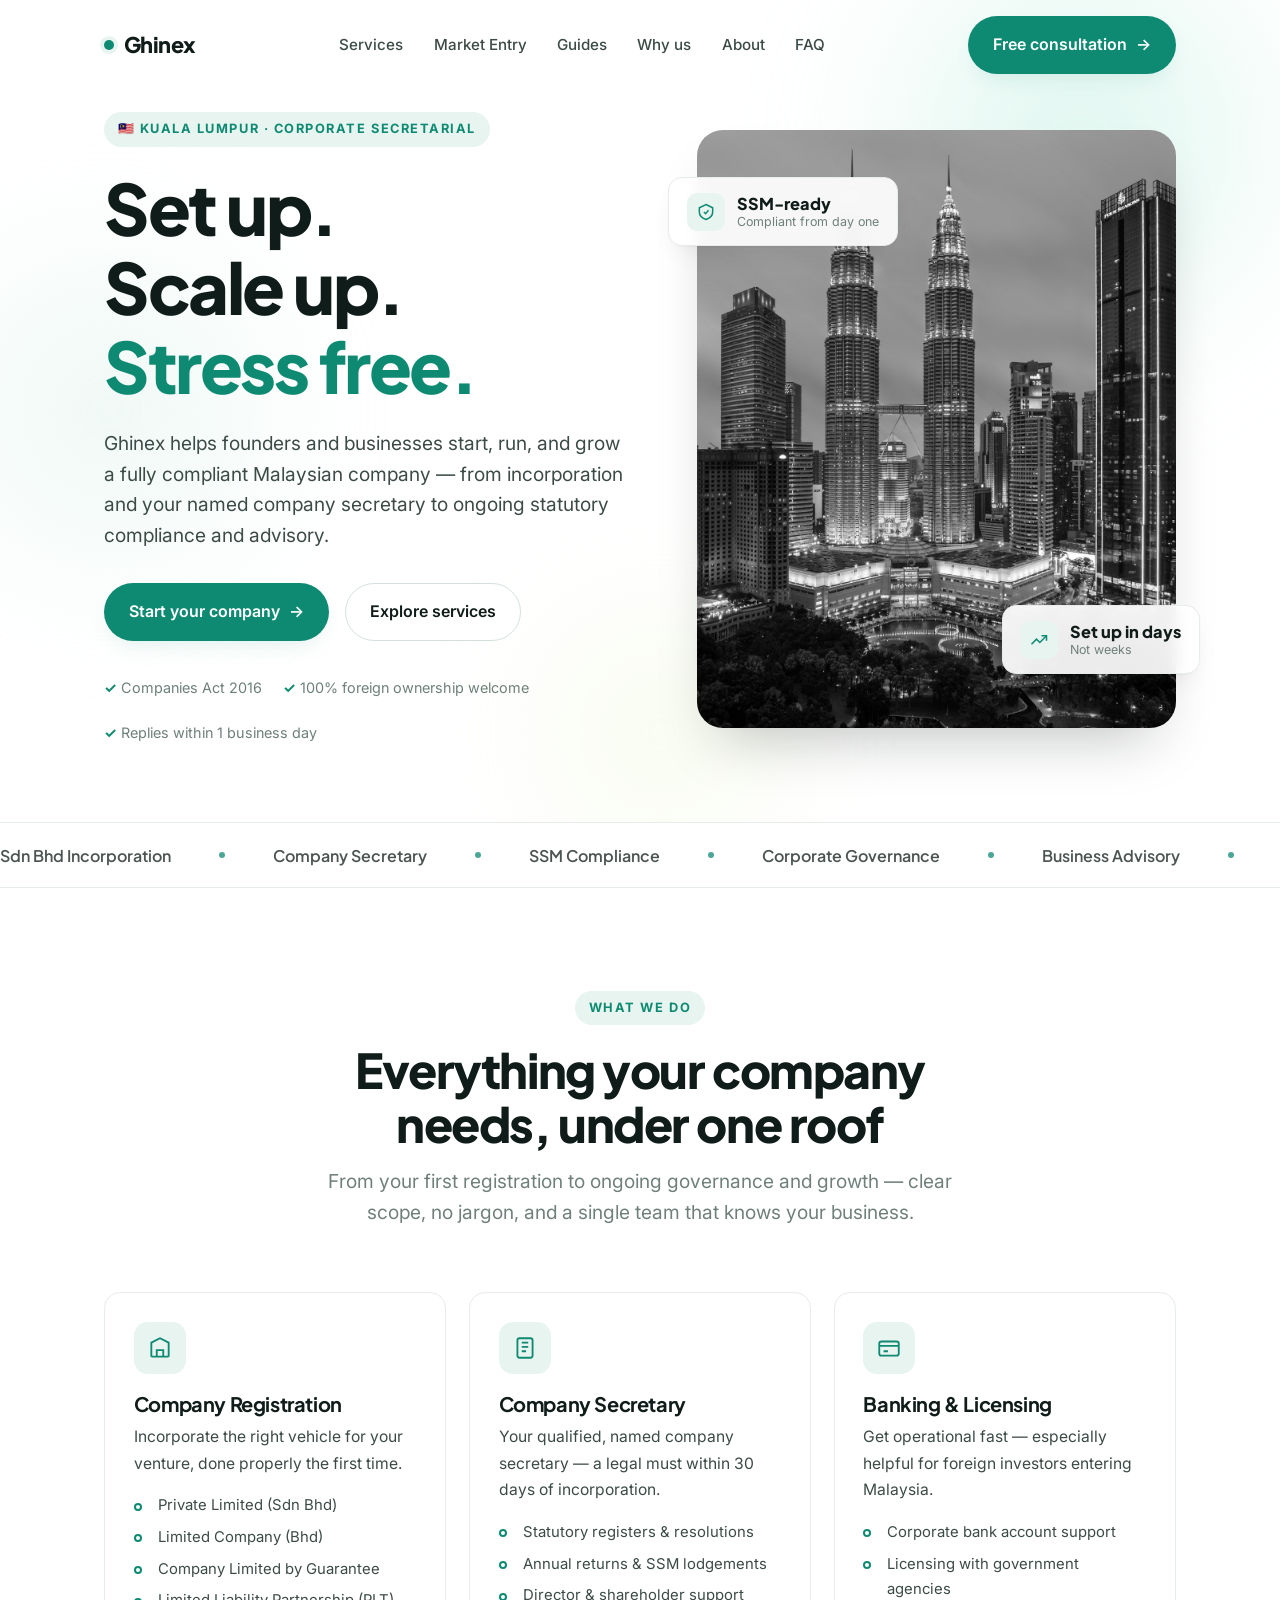
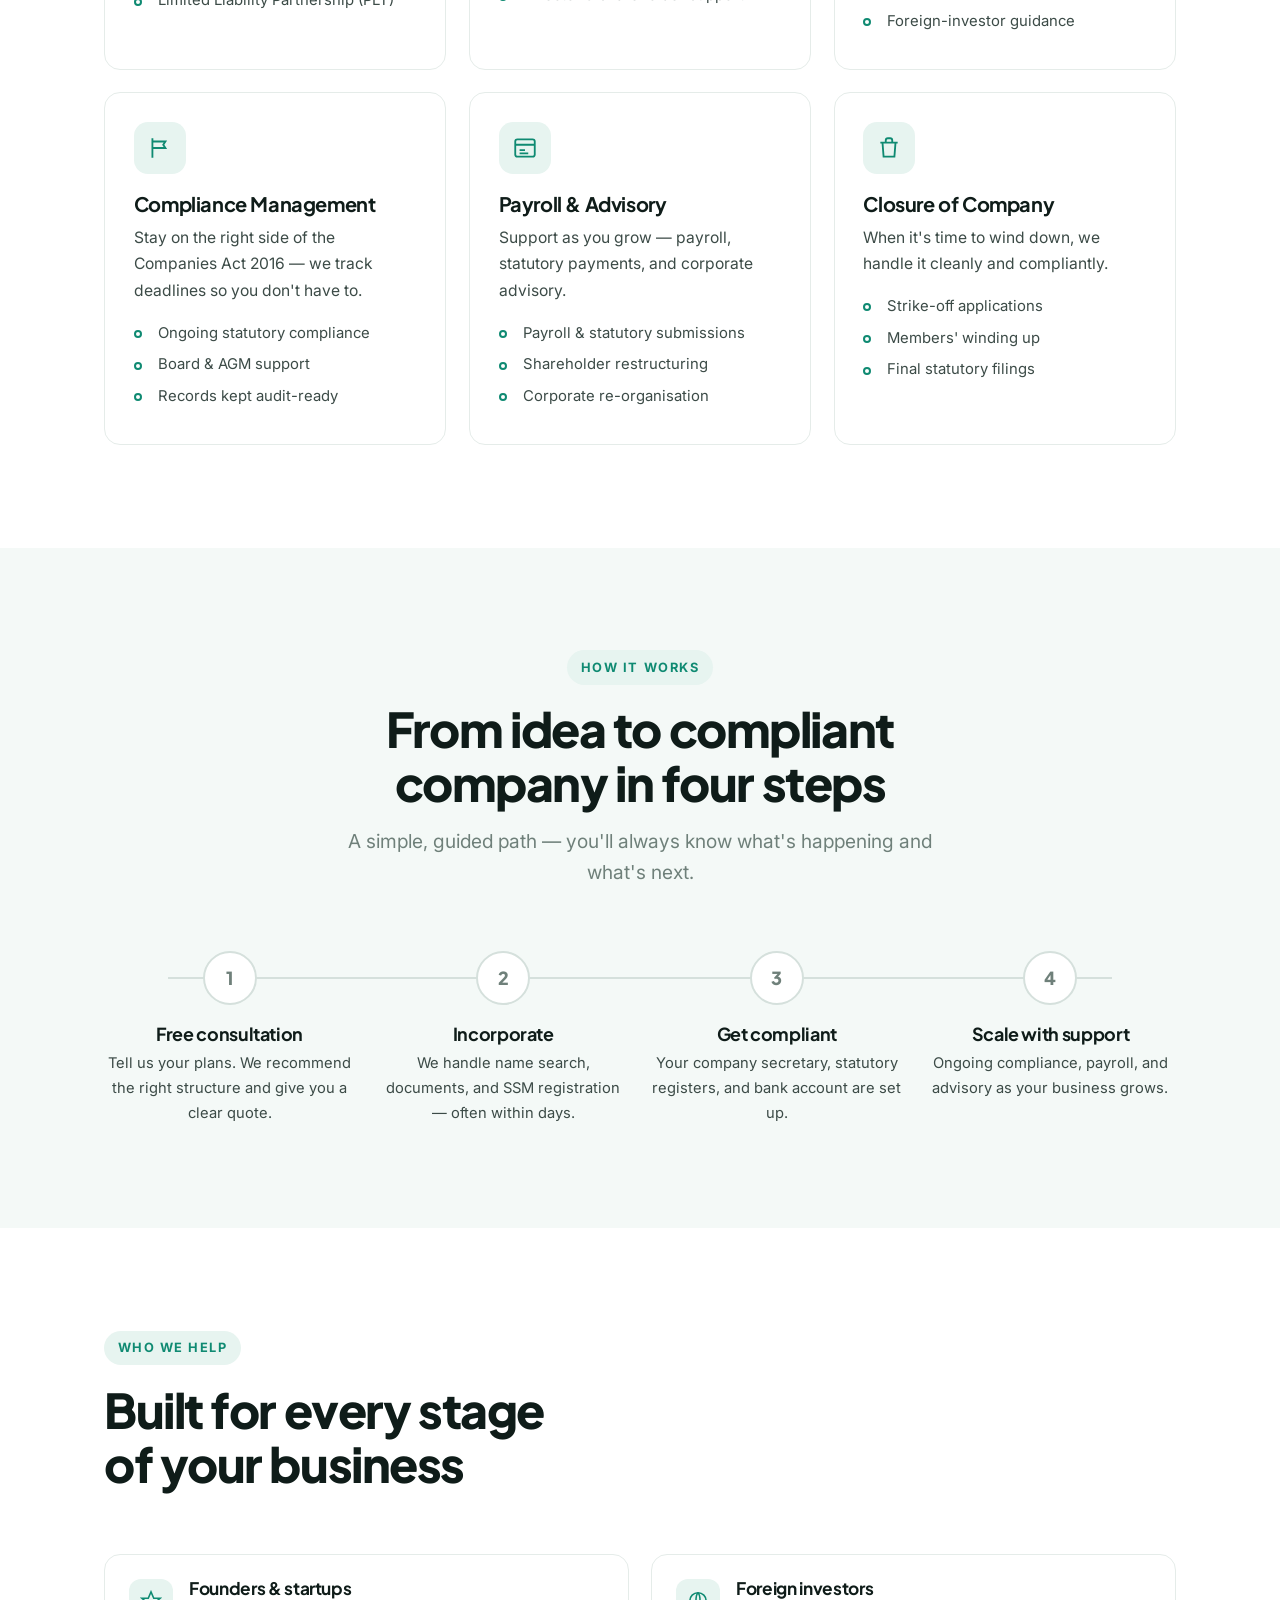
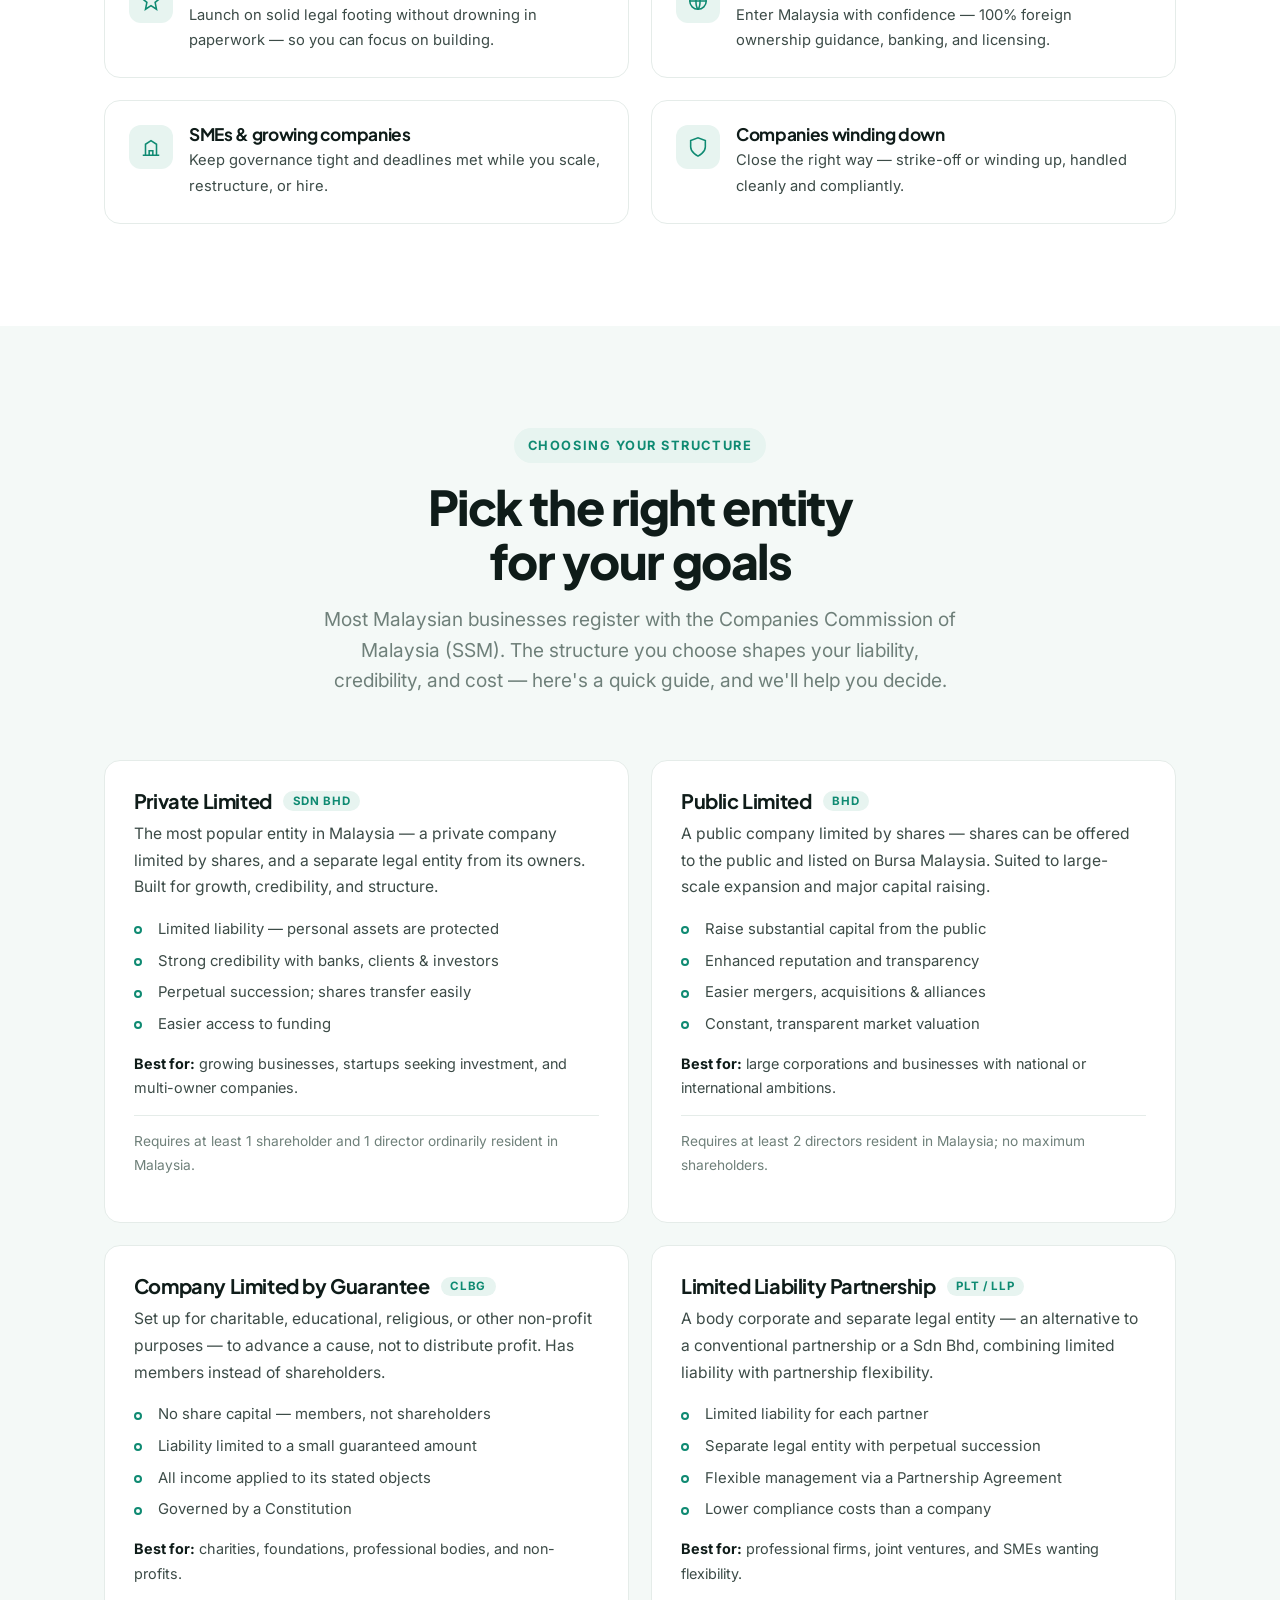
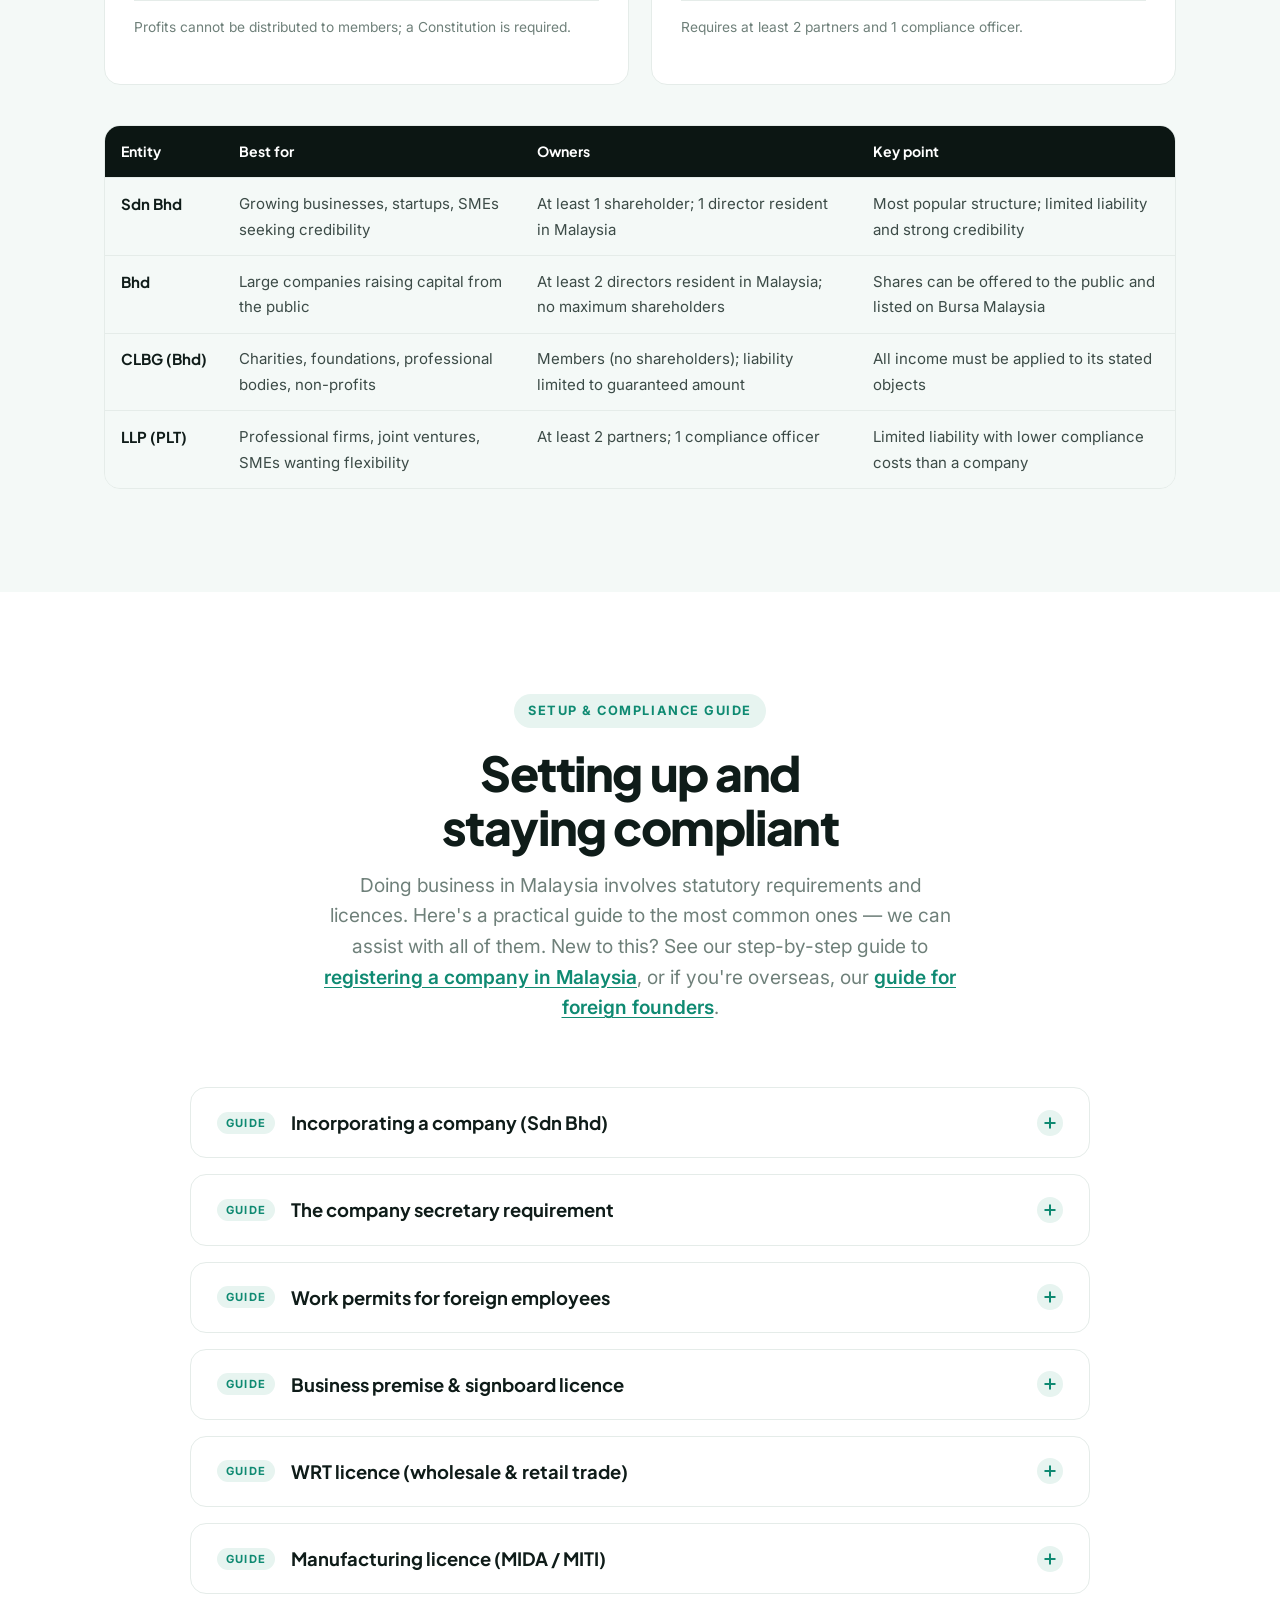
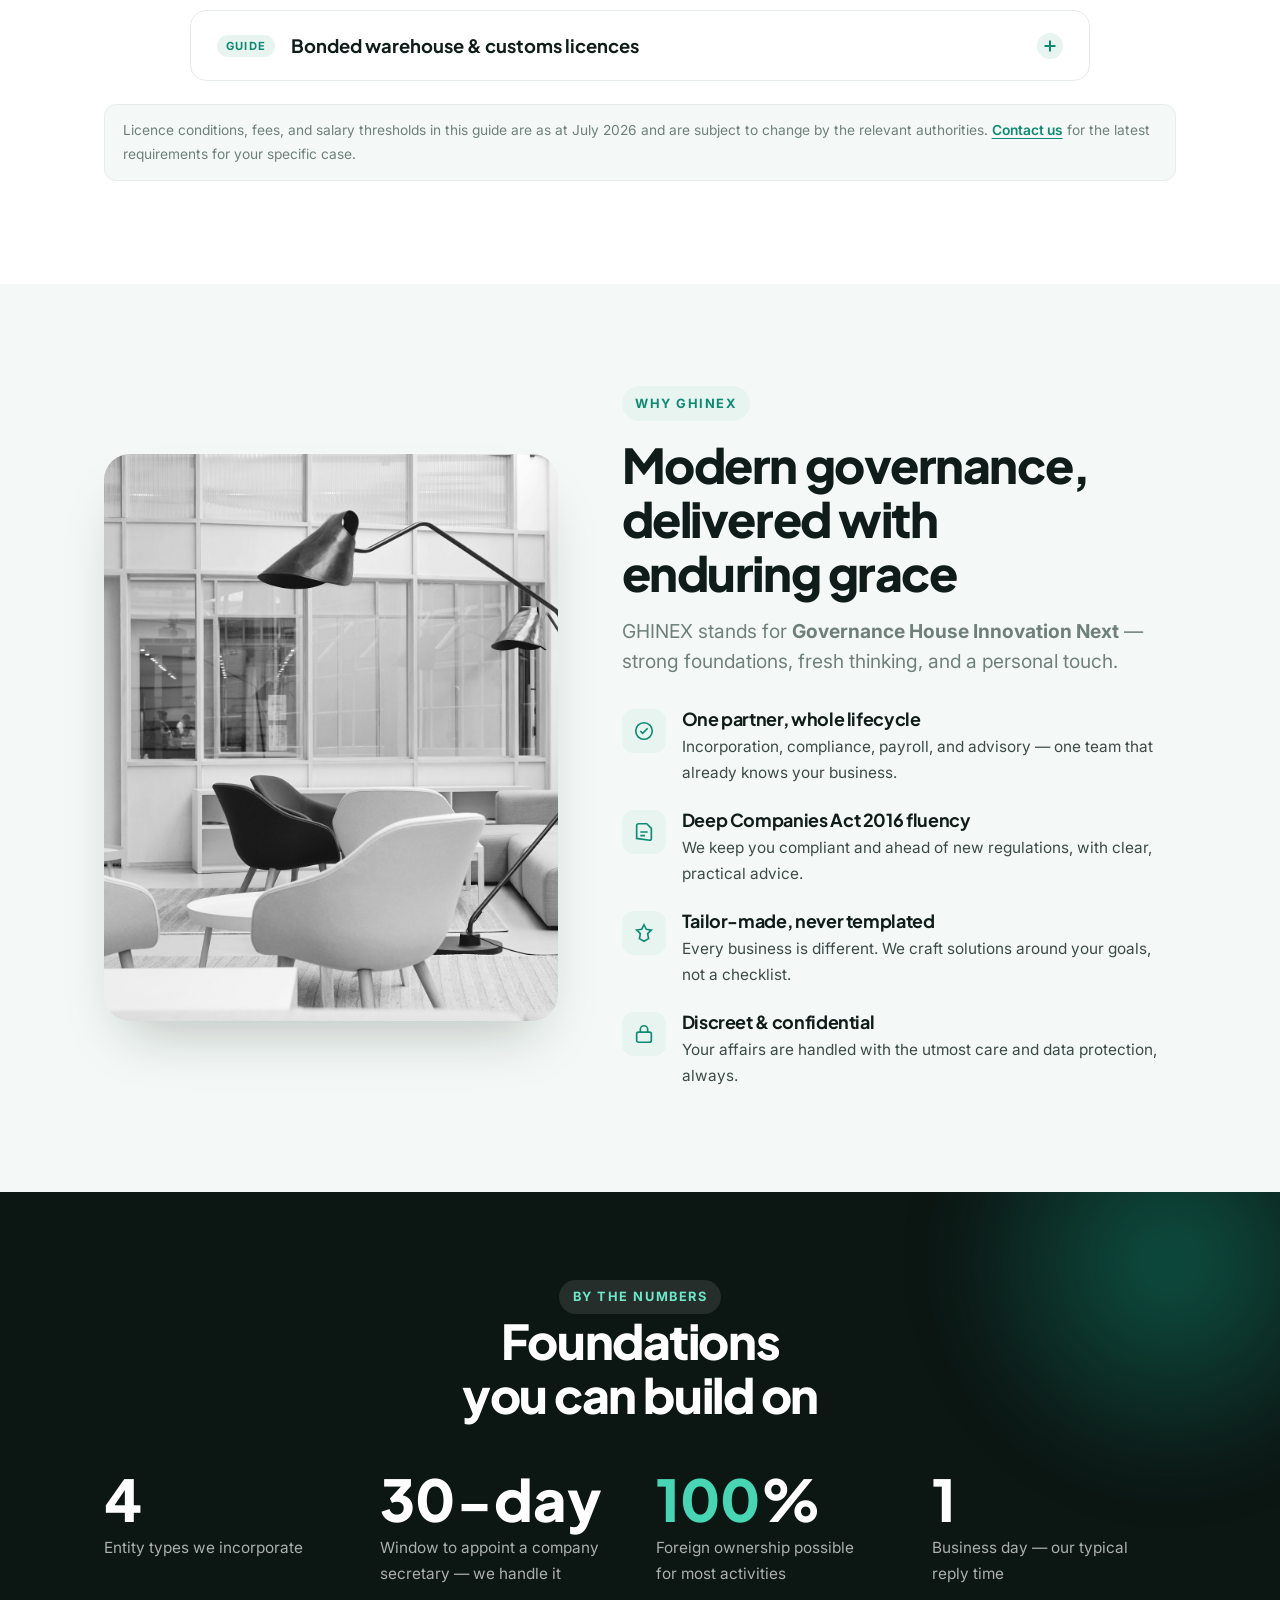
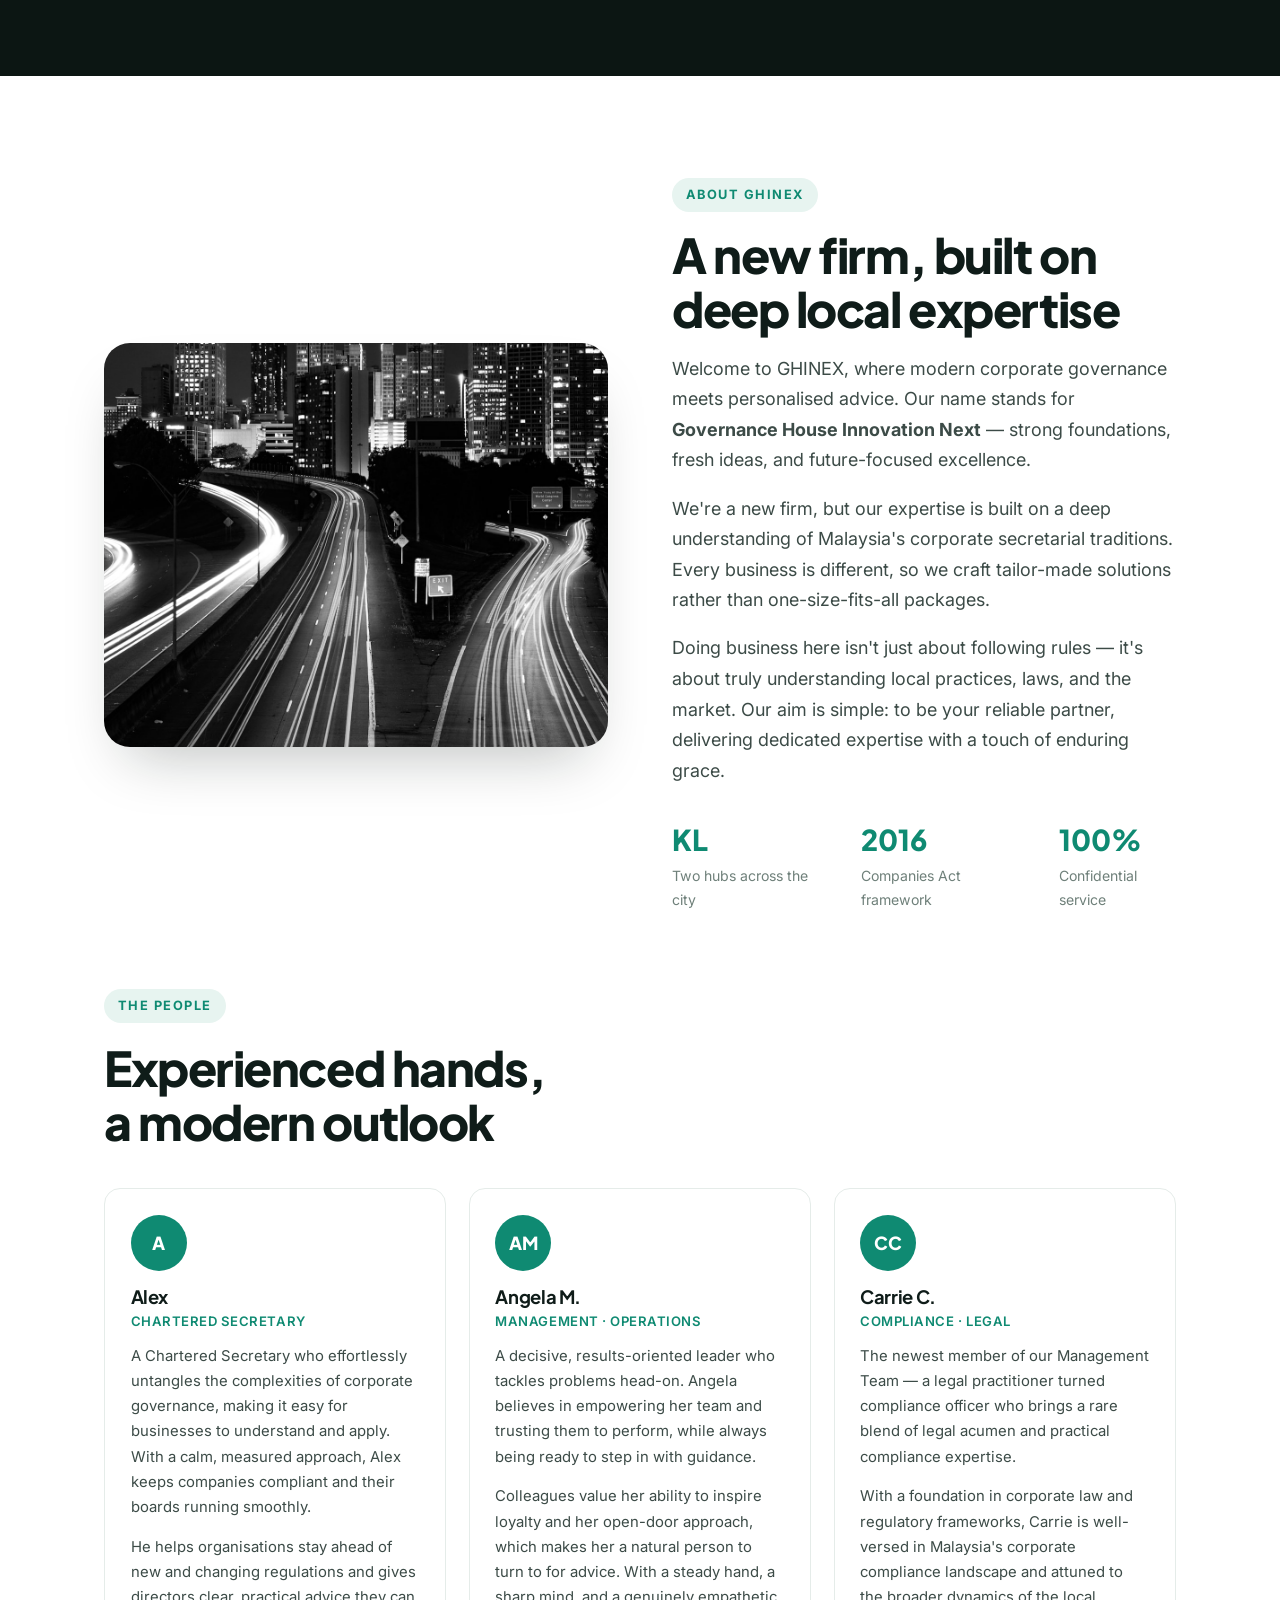
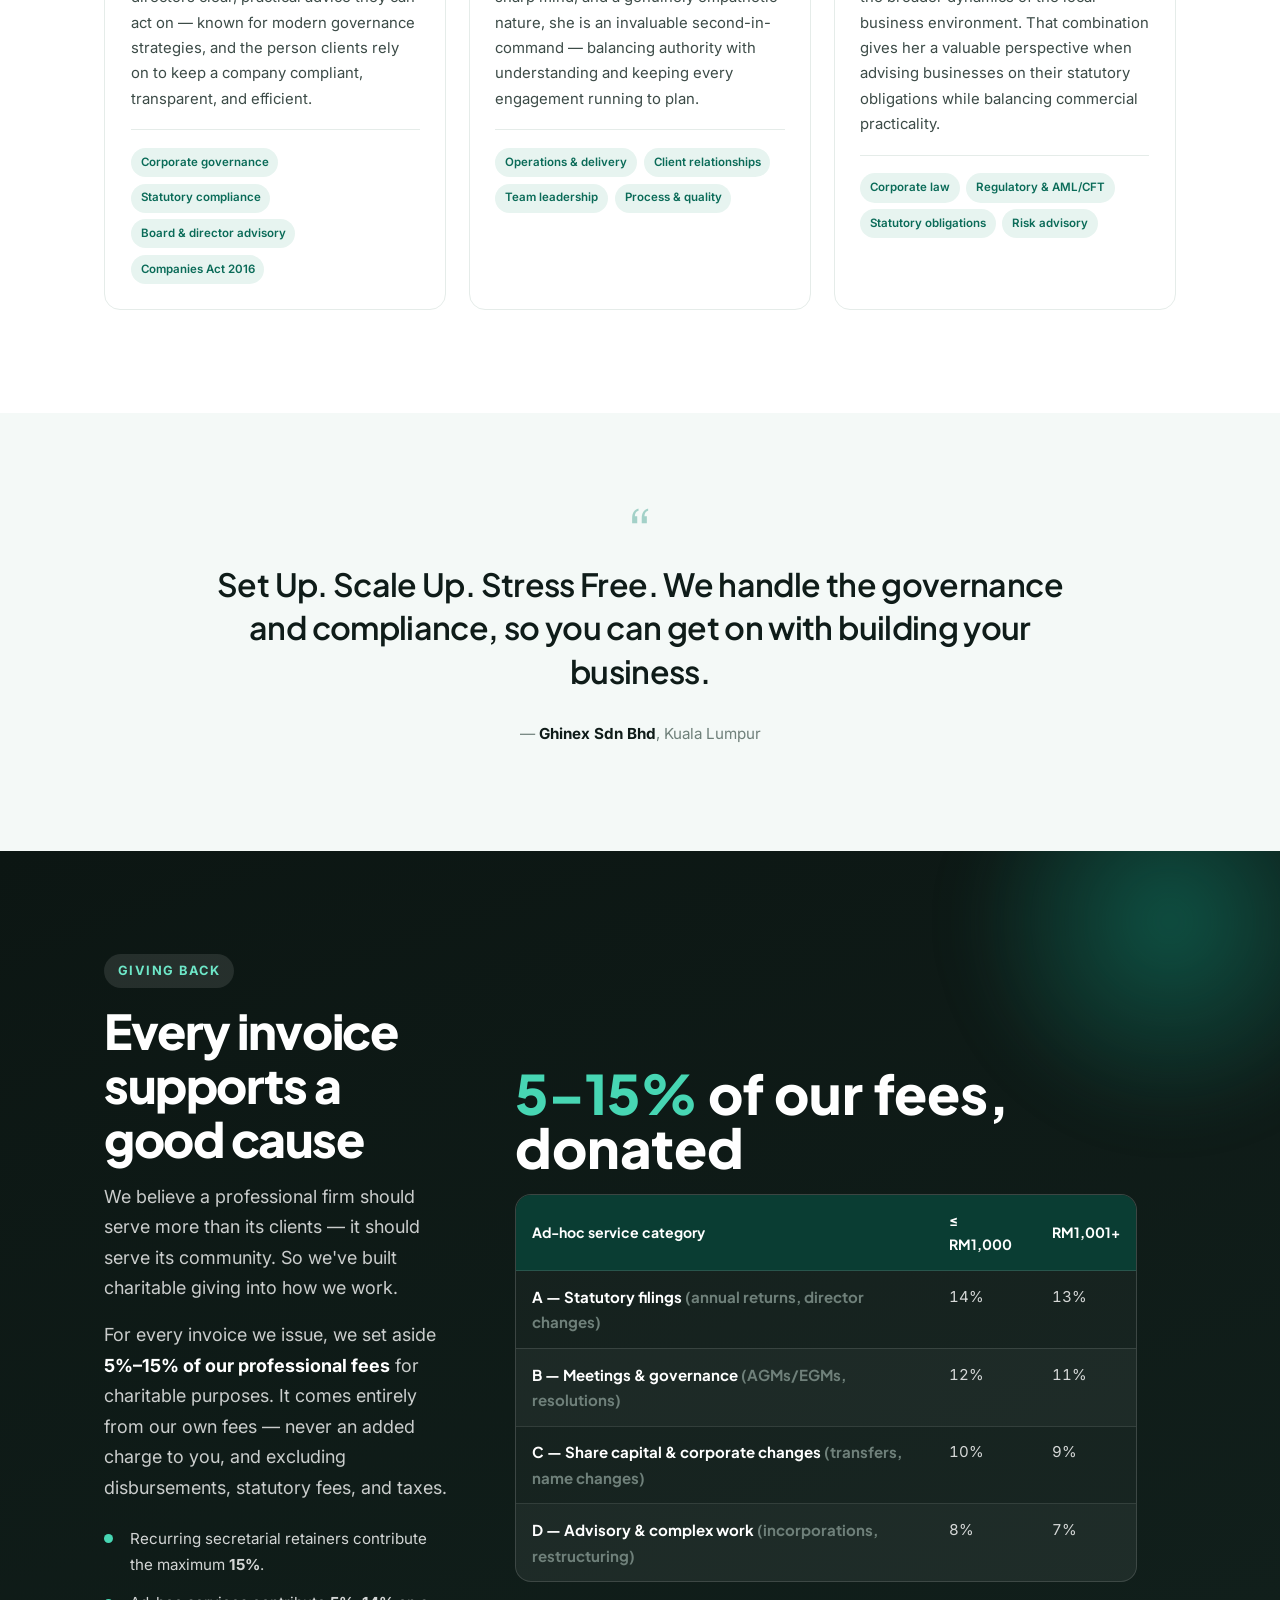
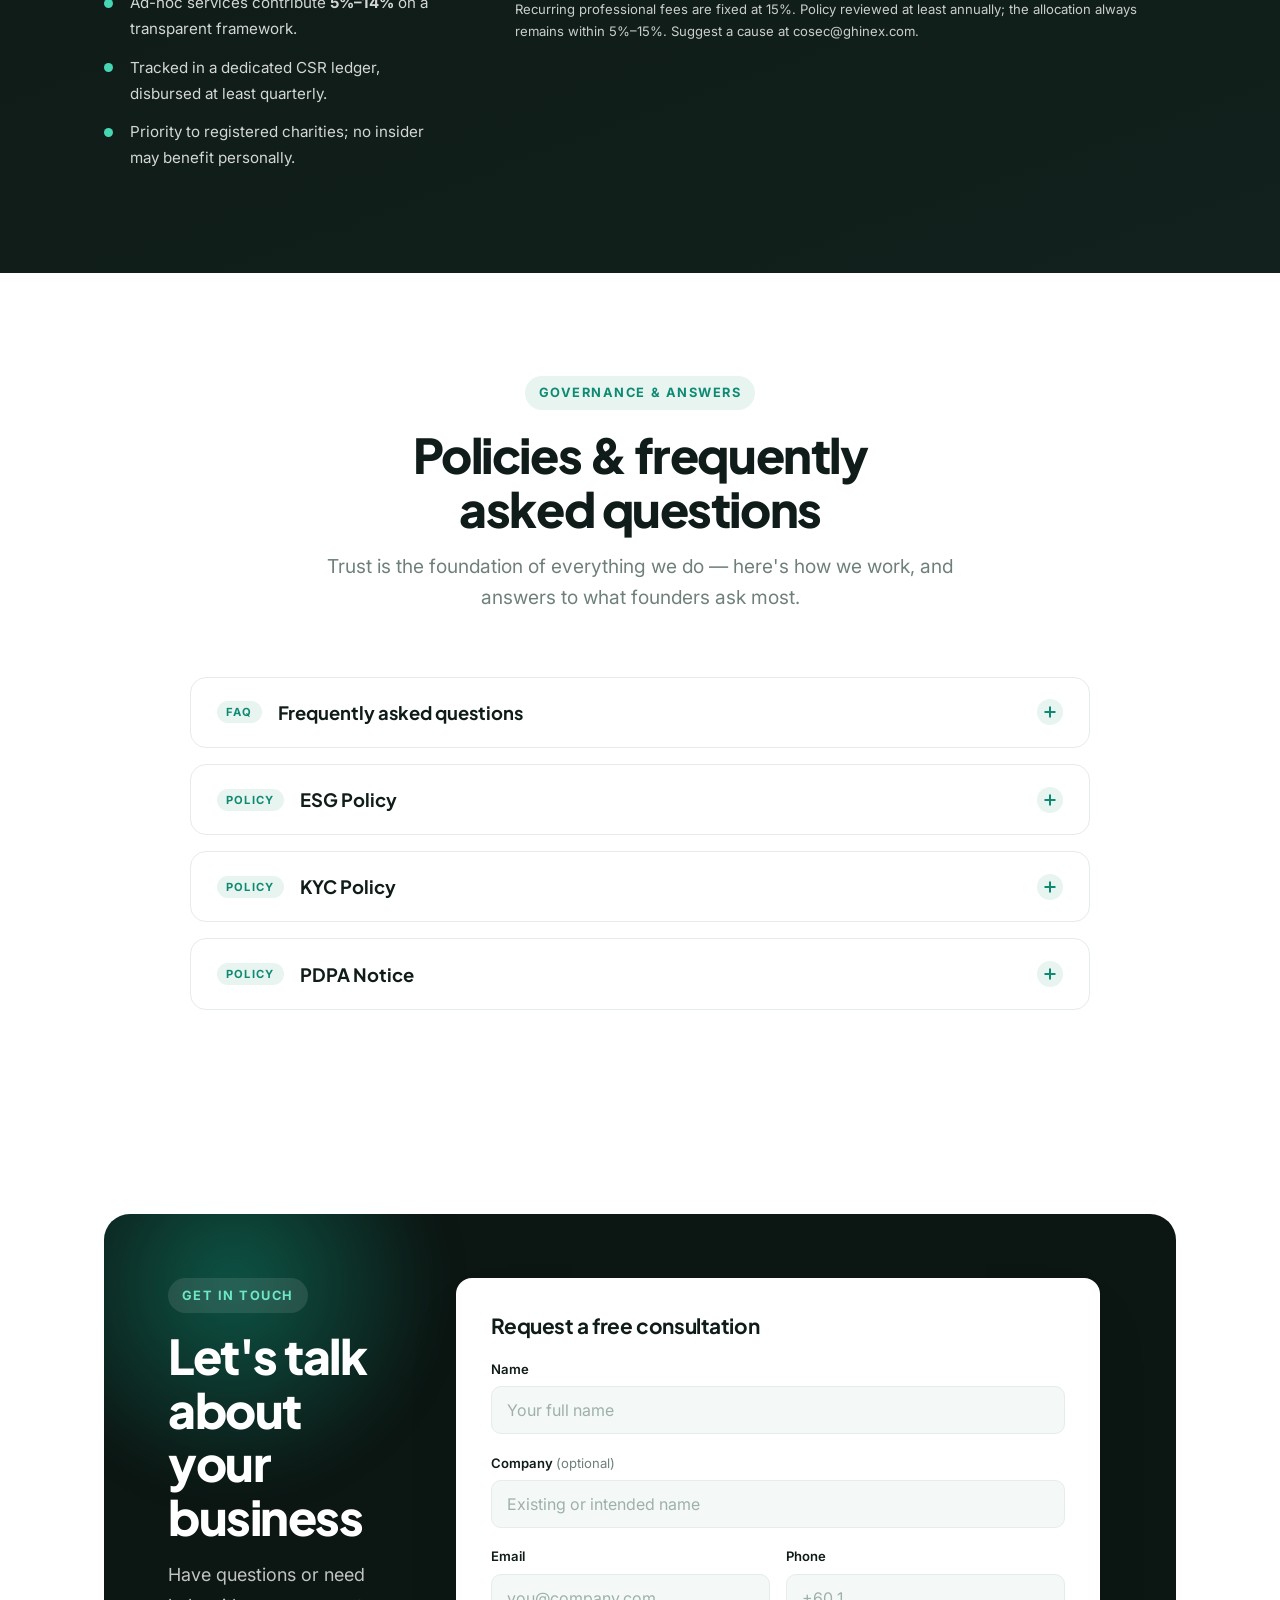
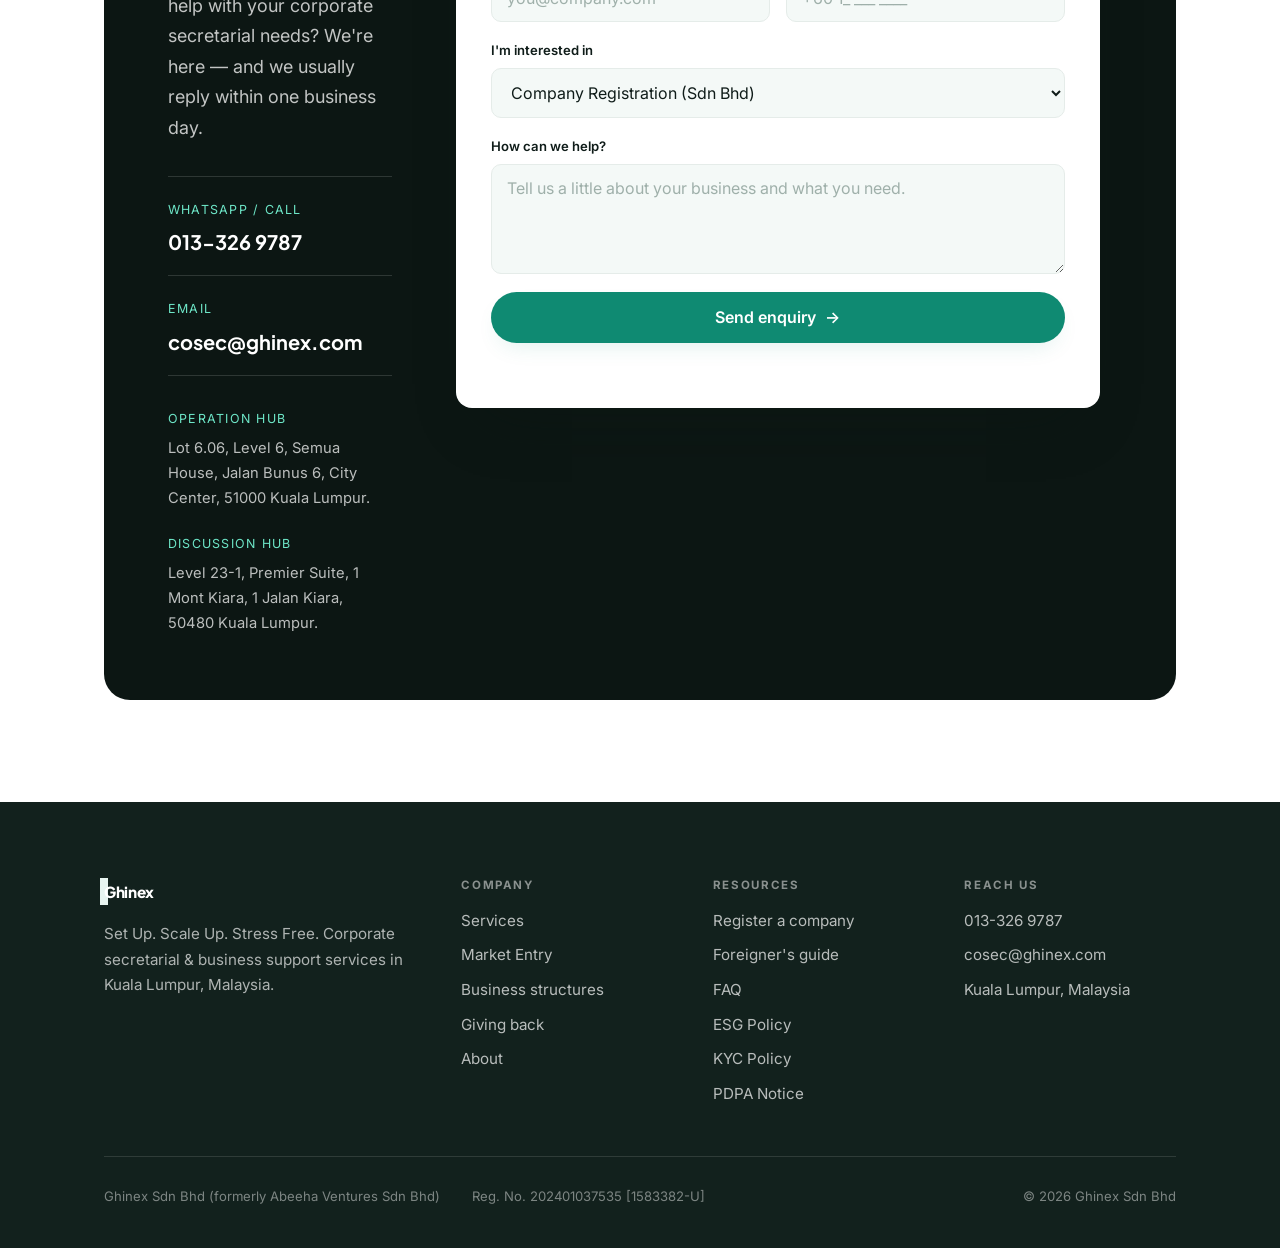
<file: index.html>
<!DOCTYPE html>
<html lang="en">
<head>
  <meta charset="UTF-8" />
  <meta name="viewport" content="width=device-width, initial-scale=1.0" />
  <title>GHINEX — Corporate Secretarial &amp; Business Support in Malaysia</title>
  <meta name="description" content="Ghinex Sdn Bhd helps you set up, run and grow a compliant Malaysian company — incorporation, company secretary, statutory compliance, and business advisory. Set Up. Scale Up. Stress Free." />
  <meta name="theme-color" content="#0f8a72" />
  <meta name="keywords" content="company secretary Malaysia, Sdn Bhd incorporation, corporate secretarial services Kuala Lumpur, company registration Malaysia, SSM compliance, Companies Act 2016, business advisory Malaysia" />
  <meta name="robots" content="index, follow, max-image-preview:large, max-snippet:-1, max-video-preview:-1" />
  <link rel="canonical" href="https://www.ghinex.com/" />
  <meta property="og:title" content="GHINEX — Corporate Secretarial &amp; Business Support in Malaysia" />
  <meta property="og:description" content="Set Up. Scale Up. Stress Free. Incorporation, company secretary, compliance &amp; advisory for Malaysian companies." />
  <meta property="og:type" content="website" />
  <meta property="og:url" content="https://www.ghinex.com/" />
  <meta property="og:site_name" content="Ghinex" />
  <meta property="og:locale" content="en_MY" />
  <meta property="og:image" content="https://www.ghinex.com/assets/hero.jpg" />
  <meta name="twitter:card" content="summary_large_image" />
  <meta name="twitter:title" content="GHINEX — Corporate Secretarial &amp; Business Support in Malaysia" />
  <meta name="twitter:description" content="Set Up. Scale Up. Stress Free. Incorporation, company secretary, compliance &amp; advisory for Malaysian companies." />
  <meta name="twitter:image" content="https://www.ghinex.com/assets/hero.jpg" />
  <link rel="icon" href="assets/favicon.svg" type="image/svg+xml" />
  <link rel="preconnect" href="https://fonts.googleapis.com" />
  <link rel="preconnect" href="https://fonts.gstatic.com" crossorigin />
  <link rel="preload" as="image" href="assets/hero.jpg" fetchpriority="high" />
  <link href="https://fonts.googleapis.com/css2?family=Inter:wght@400;500;600;700&family=Plus+Jakarta+Sans:wght@500;600;700;800&display=swap" rel="stylesheet" />
  <link rel="stylesheet" href="css/styles.css" />
  <script type="application/ld+json">
  {
    "@context": "https://schema.org",
    "@type": "ProfessionalService",
    "@id": "https://www.ghinex.com/#organization",
    "name": "Ghinex",
    "legalName": "Ghinex Sdn Bhd",
    "alternateName": "Abeeha Ventures Sdn Bhd",
    "description": "Corporate secretarial & business support services in Malaysia — company incorporation (Sdn Bhd, Bhd, CLBG, LLP), named company secretary, statutory compliance under the Companies Act 2016, licensing, payroll and business advisory.",
    "url": "https://www.ghinex.com/",
    "logo": "https://www.ghinex.com/assets/favicon.svg",
    "image": "https://www.ghinex.com/assets/hero.jpg",
    "email": "cosec@ghinex.com",
    "telephone": "+60133269787",
    "foundingDate": "2024",
    "slogan": "Set Up. Scale Up. Stress Free.",
    "identifier": "202401037535 (1583382-U)",
    "priceRange": "$$",
    "areaServed": { "@type": "Country", "name": "Malaysia" },
    "address": {
      "@type": "PostalAddress",
      "streetAddress": "Lot 6.06, Level 6, Semua House, Jalan Bunus 6, City Centre",
      "addressLocality": "Kuala Lumpur",
      "postalCode": "51000",
      "addressCountry": "MY"
    },
    "location": [
      {
        "@type": "Place",
        "name": "Operation Hub",
        "address": { "@type": "PostalAddress", "streetAddress": "Lot 6.06, Level 6, Semua House, Jalan Bunus 6, City Centre", "addressLocality": "Kuala Lumpur", "postalCode": "51000", "addressCountry": "MY" }
      },
      {
        "@type": "Place",
        "name": "Discussion Hub",
        "address": { "@type": "PostalAddress", "streetAddress": "Level 23-1, Premier Suite, 1 Mont Kiara, 1 Jalan Kiara", "addressLocality": "Kuala Lumpur", "postalCode": "50480", "addressCountry": "MY" }
      }
    ],
    "contactPoint": {
      "@type": "ContactPoint",
      "telephone": "+60133269787",
      "email": "cosec@ghinex.com",
      "contactType": "customer service",
      "availableLanguage": ["en", "ms"]
    },
    "knowsAbout": [
      "Company incorporation in Malaysia",
      "Private Limited Company (Sdn Bhd)",
      "Company secretary services",
      "Companies Act 2016 compliance",
      "Corporate governance",
      "SSM statutory filings",
      "Business licensing (WRT)",
      "Payroll and statutory submissions",
      "Corporate advisory and restructuring"
    ],
    "hasOfferCatalog": {
      "@type": "OfferCatalog",
      "name": "Corporate secretarial & business support services",
      "itemListElement": [
        { "@type": "Offer", "itemOffered": { "@type": "Service", "name": "Company Registration (Sdn Bhd, Bhd, CLBG, LLP)" } },
        { "@type": "Offer", "itemOffered": { "@type": "Service", "name": "Company Secretary" } },
        { "@type": "Offer", "itemOffered": { "@type": "Service", "name": "Banking & Licensing Support" } },
        { "@type": "Offer", "itemOffered": { "@type": "Service", "name": "Compliance Management" } },
        { "@type": "Offer", "itemOffered": { "@type": "Service", "name": "Payroll & Business Advisory" } },
        { "@type": "Offer", "itemOffered": { "@type": "Service", "name": "Closure of Company" } }
      ]
    }
  }
  </script>
</head>
<body id="top">

  <div class="progress" id="progress" aria-hidden="true"></div>

  <!-- ===================== NAV ===================== -->
  <header class="nav" id="nav">
    <div class="nav__in">
      <a href="#top" class="brand"><span class="dot"></span>Ghinex</a>
      <nav class="nav__links" aria-label="Primary">
        <a href="#services">Services</a>
        <a href="market-entry.html">Market Entry</a>
        <a href="#structures">Guides</a>
        <a href="#why">Why us</a>
        <a href="#about">About</a>
        <a href="#faq">FAQ</a>
      </nav>
      <div class="nav__right">
        <a href="#contact" class="btn btn--acc">Free consultation <span class="arw">→</span></a>
        <button class="burger" id="burger" aria-label="Open menu" aria-expanded="false"><span></span><span></span></button>
      </div>
    </div>
  </header>

  <nav class="menu" id="menu" aria-label="Mobile">
    <a href="#services">Services</a>
    <a href="market-entry.html">Market Entry</a>
    <a href="#structures">Guides</a>
    <a href="#why">Why us</a>
    <a href="#about">About</a>
    <a href="#faq">FAQ</a>
    <a href="#contact" class="btn btn--acc">Free consultation <span class="arw">→</span></a>
  </nav>

  <main>
    <!-- ===================== HERO ===================== -->
    <section class="hero">
      <div class="hero__bg" aria-hidden="true"><span></span><span></span><span></span></div>
      <div class="wrap">
        <div class="hero__grid">
          <div class="hero__lead">
            <span class="eyebrow hero__eyebrow r in">🇲🇾 Kuala Lumpur · Corporate Secretarial</span>
            <h1 class="display r in d1">Set up. Scale up.<br /><span class="acc">Stress&nbsp;free.</span></h1>
            <p class="lead hero__sub r in d2">Ghinex helps founders and businesses start, run, and grow a fully compliant Malaysian company — from incorporation and your named company secretary to ongoing statutory compliance and advisory.</p>
            <div class="hero__cta r in d3">
              <a href="#contact" class="btn btn--acc">Start your company <span class="arw">→</span></a>
              <a href="#services" class="btn btn--ghost">Explore services</a>
            </div>
            <div class="hero__trust r in d4">
              <span><span class="tick">✓</span> Companies Act 2016</span>
              <span><span class="tick">✓</span> 100% foreign ownership welcome</span>
              <span><span class="tick">✓</span> Replies within 1 business day</span>
            </div>
          </div>

          <div class="hero__visual r in d2">
            <div class="hero__photo">
              <img src="assets/hero.jpg" alt="The Petronas Towers and KLCC skyline, Kuala Lumpur" width="1200" height="1500" fetchpriority="high" decoding="async" loading="eager" />
            </div>
            <div class="hero__card hero__card--a">
              <span class="ic"><svg viewBox="0 0 24 24"><path d="M12 3l8 4v5c0 5-3.5 7.5-8 9-4.5-1.5-8-4-8-9V7z"/><path d="M9.5 12l2 2 3.5-4"/></svg></span>
              <span><span class="k">SSM-ready</span><span class="l">Compliant from day one</span></span>
            </div>
            <div class="hero__card hero__card--b">
              <span class="ic"><svg viewBox="0 0 24 24"><path d="M3 17l6-6 4 4 8-8"/><path d="M15 7h6v6"/></svg></span>
              <span><span class="k">Set up in days</span><span class="l">Not weeks</span></span>
            </div>
          </div>
        </div>
      </div>
    </section>

    <!-- ===================== STRIP ===================== -->
    <div class="strip" aria-hidden="true">
      <div class="strip__row">
        <span>Sdn Bhd Incorporation</span><span>Company Secretary</span><span>SSM Compliance</span><span>Corporate Governance</span><span>Business Advisory</span><span>Payroll &amp; Statutory</span>
        <span>Sdn Bhd Incorporation</span><span>Company Secretary</span><span>SSM Compliance</span><span>Corporate Governance</span><span>Business Advisory</span><span>Payroll &amp; Statutory</span>
      </div>
    </div>

    <!-- ===================== SERVICES ===================== -->
    <section class="section" id="services">
      <div class="wrap">
        <div class="sec-intro center r">
          <span class="eyebrow">What we do</span>
          <h2 class="h2">Everything your company needs, under one roof</h2>
          <p class="lead muted">From your first registration to ongoing governance and growth — clear scope, no jargon, and a single team that knows your business.</p>
        </div>

        <div class="grid-3">
          <article class="card r">
            <span class="card__ic"><svg viewBox="0 0 24 24"><path d="M4 20V7l8-4 8 4v13"/><path d="M4 20h16M9 20v-6h6v6"/></svg></span>
            <h3>Company Registration</h3>
            <p>Incorporate the right vehicle for your venture, done properly the first time.</p>
            <ul>
              <li>Private Limited (Sdn Bhd)</li>
              <li>Limited Company (Bhd)</li>
              <li>Company Limited by Guarantee</li>
              <li>Limited Liability Partnership (PLT)</li>
            </ul>
          </article>

          <article class="card r d1">
            <span class="card__ic"><svg viewBox="0 0 24 24"><rect x="5" y="3" width="14" height="18" rx="2"/><path d="M9 7h6M9 11h6M9 15h4"/></svg></span>
            <h3>Company Secretary</h3>
            <p>Your qualified, named company secretary — a legal must within 30 days of incorporation.</p>
            <ul>
              <li>Statutory registers &amp; resolutions</li>
              <li>Annual returns &amp; SSM lodgements</li>
              <li>Director &amp; shareholder support</li>
            </ul>
          </article>

          <article class="card r d2">
            <span class="card__ic"><svg viewBox="0 0 24 24"><rect x="3" y="6" width="18" height="13" rx="2"/><path d="M3 10h18M7 15h4"/></svg></span>
            <h3>Banking &amp; Licensing</h3>
            <p>Get operational fast — especially helpful for foreign investors entering Malaysia.</p>
            <ul>
              <li>Corporate bank account support</li>
              <li>Licensing with government agencies</li>
              <li>Foreign-investor guidance</li>
            </ul>
          </article>

          <article class="card r">
            <span class="card__ic"><svg viewBox="0 0 24 24"><path d="M5 3v18M5 6h12l-2 3 2 3H5"/></svg></span>
            <h3>Compliance Management</h3>
            <p>Stay on the right side of the Companies Act 2016 — we track deadlines so you don't have to.</p>
            <ul>
              <li>Ongoing statutory compliance</li>
              <li>Board &amp; AGM support</li>
              <li>Records kept audit-ready</li>
            </ul>
          </article>

          <article class="card r d1">
            <span class="card__ic"><svg viewBox="0 0 24 24"><rect x="3" y="4" width="18" height="16" rx="2"/><path d="M3 9h18M7 14h5M7 17h8"/></svg></span>
            <h3>Payroll &amp; Advisory</h3>
            <p>Support as you grow — payroll, statutory payments, and corporate advisory.</p>
            <ul>
              <li>Payroll &amp; statutory submissions</li>
              <li>Shareholder restructuring</li>
              <li>Corporate re-organisation</li>
            </ul>
          </article>

          <article class="card r d2">
            <span class="card__ic"><svg viewBox="0 0 24 24"><path d="M4 7h16M9 7V5a2 2 0 0 1 2-2h2a2 2 0 0 1 2 2v2M6 7l1 13h10l1-13"/></svg></span>
            <h3>Closure of Company</h3>
            <p>When it's time to wind down, we handle it cleanly and compliantly.</p>
            <ul>
              <li>Strike-off applications</li>
              <li>Members' winding up</li>
              <li>Final statutory filings</li>
            </ul>
          </article>
        </div>
      </div>
    </section>

    <!-- ===================== HOW IT WORKS ===================== -->
    <section class="section section--tint" id="how">
      <div class="wrap">
        <div class="sec-intro center r">
          <span class="eyebrow">How it works</span>
          <h2 class="h2">From idea to compliant company in four steps</h2>
          <p class="lead muted">A simple, guided path — you'll always know what's happening and what's next.</p>
        </div>

        <div class="steps" id="steps">
          <div class="steps__fill" id="stepsFill" aria-hidden="true"></div>
          <div class="step r"><div class="step__no">1</div><h3>Free consultation</h3><p>Tell us your plans. We recommend the right structure and give you a clear quote.</p></div>
          <div class="step r d1"><div class="step__no">2</div><h3>Incorporate</h3><p>We handle name search, documents, and SSM registration — often within days.</p></div>
          <div class="step r d2"><div class="step__no">3</div><h3>Get compliant</h3><p>Your company secretary, statutory registers, and bank account are set up.</p></div>
          <div class="step r d3"><div class="step__no">4</div><h3>Scale with support</h3><p>Ongoing compliance, payroll, and advisory as your business grows.</p></div>
        </div>
      </div>
    </section>

    <!-- ===================== WHO WE HELP ===================== -->
    <section class="section">
      <div class="wrap">
        <div class="sec-intro r">
          <span class="eyebrow">Who we help</span>
          <h2 class="h2">Built for every stage of your business</h2>
        </div>
        <div class="grid-2">
          <div class="aud r">
            <span class="ic"><svg viewBox="0 0 24 24"><path d="M12 2l3 7h7l-5.5 4.5L18 21l-6-4-6 4 1.5-7.5L2 9h7z"/></svg></span>
            <div><h3>Founders &amp; startups</h3><p>Launch on solid legal footing without drowning in paperwork — so you can focus on building.</p></div>
          </div>
          <div class="aud r d1">
            <span class="ic"><svg viewBox="0 0 24 24"><circle cx="12" cy="12" r="9"/><path d="M3 12h18M12 3c3 3 3 15 0 18M12 3c-3 3-3 15 0 18"/></svg></span>
            <div><h3>Foreign investors</h3><p>Enter Malaysia with confidence — 100% foreign ownership guidance, banking, and licensing.</p></div>
          </div>
          <div class="aud r d2">
            <span class="ic"><svg viewBox="0 0 24 24"><path d="M3 21h18M6 21V9l6-4 6 4v12M10 21v-5h4v5"/></svg></span>
            <div><h3>SMEs &amp; growing companies</h3><p>Keep governance tight and deadlines met while you scale, restructure, or hire.</p></div>
          </div>
          <div class="aud r d3">
            <span class="ic"><svg viewBox="0 0 24 24"><path d="M12 22s8-4 8-10V5l-8-3-8 3v7c0 6 8 10 8 10z"/></svg></span>
            <div><h3>Companies winding down</h3><p>Close the right way — strike-off or winding up, handled cleanly and compliantly.</p></div>
          </div>
        </div>
      </div>
    </section>

    <!-- ===================== BUSINESS STRUCTURES ===================== -->
    <section class="section section--tint" id="structures">
      <div class="wrap">
        <div class="sec-intro center r">
          <span class="eyebrow">Choosing your structure</span>
          <h2 class="h2">Pick the right entity for your goals</h2>
          <p class="lead muted">Most Malaysian businesses register with the Companies Commission of Malaysia (SSM). The structure you choose shapes your liability, credibility, and cost — here's a quick guide, and we'll help you decide.</p>
        </div>

        <div class="struct">
          <article class="card r">
            <h3>Private Limited <span class="tag">Sdn Bhd</span></h3>
            <p>The most popular entity in Malaysia — a private company limited by shares, and a separate legal entity from its owners. Built for growth, credibility, and structure.</p>
            <ul>
              <li>Limited liability — personal assets are protected</li>
              <li>Strong credibility with banks, clients &amp; investors</li>
              <li>Perpetual succession; shares transfer easily</li>
              <li>Easier access to funding</li>
            </ul>
            <p class="best"><b>Best for:</b> growing businesses, startups seeking investment, and multi-owner companies.</p>
            <p class="req">Requires at least 1 shareholder and 1 director ordinarily resident in Malaysia.</p>
          </article>

          <article class="card r d1">
            <h3>Public Limited <span class="tag">Bhd</span></h3>
            <p>A public company limited by shares — shares can be offered to the public and listed on Bursa Malaysia. Suited to large-scale expansion and major capital raising.</p>
            <ul>
              <li>Raise substantial capital from the public</li>
              <li>Enhanced reputation and transparency</li>
              <li>Easier mergers, acquisitions &amp; alliances</li>
              <li>Constant, transparent market valuation</li>
            </ul>
            <p class="best"><b>Best for:</b> large corporations and businesses with national or international ambitions.</p>
            <p class="req">Requires at least 2 directors resident in Malaysia; no maximum shareholders.</p>
          </article>

          <article class="card r">
            <h3>Company Limited by Guarantee <span class="tag">CLBG</span></h3>
            <p>Set up for charitable, educational, religious, or other non-profit purposes — to advance a cause, not to distribute profit. Has members instead of shareholders.</p>
            <ul>
              <li>No share capital — members, not shareholders</li>
              <li>Liability limited to a small guaranteed amount</li>
              <li>All income applied to its stated objects</li>
              <li>Governed by a Constitution</li>
            </ul>
            <p class="best"><b>Best for:</b> charities, foundations, professional bodies, and non-profits.</p>
            <p class="req">Profits cannot be distributed to members; a Constitution is required.</p>
          </article>

          <article class="card r d1">
            <h3>Limited Liability Partnership <span class="tag">PLT / LLP</span></h3>
            <p>A body corporate and separate legal entity — an alternative to a conventional partnership or a Sdn Bhd, combining limited liability with partnership flexibility.</p>
            <ul>
              <li>Limited liability for each partner</li>
              <li>Separate legal entity with perpetual succession</li>
              <li>Flexible management via a Partnership Agreement</li>
              <li>Lower compliance costs than a company</li>
            </ul>
            <p class="best"><b>Best for:</b> professional firms, joint ventures, and SMEs wanting flexibility.</p>
            <p class="req">Requires at least 2 partners and 1 compliance officer.</p>
          </article>
        </div>

        <div class="tablewrap r">
          <table class="gtable">
            <thead>
              <tr><th>Entity</th><th>Best for</th><th>Owners</th><th>Key point</th></tr>
            </thead>
            <tbody>
              <tr><td class="ent">Sdn Bhd</td><td>Growing businesses, startups, SMEs seeking credibility</td><td>At least 1 shareholder; 1 director resident in Malaysia</td><td>Most popular structure; limited liability and strong credibility</td></tr>
              <tr><td class="ent">Bhd</td><td>Large companies raising capital from the public</td><td>At least 2 directors resident in Malaysia; no maximum shareholders</td><td>Shares can be offered to the public and listed on Bursa Malaysia</td></tr>
              <tr><td class="ent">CLBG (Bhd)</td><td>Charities, foundations, professional bodies, non-profits</td><td>Members (no shareholders); liability limited to guaranteed amount</td><td>All income must be applied to its stated objects</td></tr>
              <tr><td class="ent">LLP (PLT)</td><td>Professional firms, joint ventures, SMEs wanting flexibility</td><td>At least 2 partners; 1 compliance officer</td><td>Limited liability with lower compliance costs than a company</td></tr>
            </tbody>
          </table>
        </div>
      </div>
    </section>

    <!-- ===================== SETUP & COMPLIANCE GUIDE ===================== -->
    <section class="section" id="guide">
      <div class="wrap">
        <div class="sec-intro center r">
          <span class="eyebrow">Setup &amp; compliance guide</span>
          <h2 class="h2">Setting up and staying compliant</h2>
          <p class="lead muted">Doing business in Malaysia involves statutory requirements and licences. Here's a practical guide to the most common ones — we can assist with all of them. New to this? See our step-by-step guide to <a class="ln" href="how-to-register-company-malaysia.html">registering a company in Malaysia</a>, or if you're overseas, our <a class="ln" href="register-company-malaysia-foreigner.html">guide for foreign founders</a>.</p>
        </div>

        <div class="acc" style="max-width:900px;margin:0 auto">
          <div class="acc__item">
            <button class="acc__head" type="button" aria-expanded="false"><span class="badge">Guide</span> Incorporating a company (Sdn Bhd) <span class="ic" aria-hidden="true"></span></button>
            <div class="acc__body"><div class="acc__inner"><div class="acc__inner-pad">
              <p>To incorporate a private limited company with SSM under the Companies Act 2016, you'll need:</p>
              <ul>
                <li><b>Director</b> — at least one, aged 18+, ordinarily resident in Malaysia, not a bankrupt or recently convicted of certain offences.</li>
                <li><b>Shareholder</b> — at least one (individual or corporate). In most sectors, 100% foreign ownership is allowed.</li>
                <li><b>Paid-up capital</b> — no legal minimum; a company can start from as little as RM1 (higher may be needed for licences, work passes, or banking).</li>
                <li><b>Company name</b> — searched and reserved with SSM before incorporation.</li>
                <li><b>Registered office</b> — a Malaysian address where statutory records are kept (commonly the company secretary's office).</li>
                <li><b>Company secretary</b> — a licensed secretary appointed within 30 days of incorporation.</li>
                <li><b>Other particulars</b> — nature of business, director &amp; shareholder details, and the SSM fee. A constitution is optional for most companies.</li>
              </ul>
            </div></div></div>
          </div>

          <div class="acc__item">
            <button class="acc__head" type="button" aria-expanded="false"><span class="badge">Guide</span> The company secretary requirement <span class="ic" aria-hidden="true"></span></button>
            <div class="acc__body"><div class="acc__inner"><div class="acc__inner-pad">
              <p>Every company in Malaysia must have at least one company secretary — a statutory requirement under the Companies Act 2016. The secretary must be:</p>
              <ul>
                <li>A natural person, aged 18 or above.</li>
                <li>A Malaysian citizen or permanent resident ordinarily residing in Malaysia.</li>
                <li>A member of a prescribed professional body (e.g. MAICSA, MIA, MACS, or the Malaysian Bar) or an individual licensed by SSM.</li>
              </ul>
              <p>The first secretary must be appointed within 30 days of incorporation, and the office may not stay vacant for more than 30 days. The secretary handles statutory filings, maintains registers and minutes, and advises the board on compliance. <b>This is our core service at Ghinex.</b></p>
            </div></div></div>
          </div>

          <div class="acc__item">
            <button class="acc__head" type="button" aria-expanded="false"><span class="badge">Guide</span> Work permits for foreign employees <span class="ic" aria-hidden="true"></span></button>
            <div class="acc__body"><div class="acc__inner"><div class="acc__inner-pad">
              <p>Foreign nationals need a valid pass to work in Malaysia. The employer must generally first register with the Immigration Department's <b>Expatriate Services Division (ESD)</b> and have its company profile approved; some sectors also require clearance from the relevant regulator before passes are issued.</p>
              <h4>Employment Pass (EP)</h4>
              <p>For expatriates in managerial, executive, or technical roles. There are three categories by <b>basic</b> monthly salary (rates effective 1 June 2026; allowances and bonuses are excluded):</p>
              <div class="tablewrap" style="margin:0.6rem 0 1rem">
                <table class="gtable">
                  <thead><tr><th>Category</th><th>Basic monthly salary</th><th>Key features</th></tr></thead>
                  <tbody>
                    <tr><td class="ent">Category I</td><td class="num">RM20,000 and above</td><td>Senior management &amp; key posts; renewable up to 10 years with the same employer; dependants &amp; a domestic helper allowed</td></tr>
                    <tr><td class="ent">Category II</td><td class="num">RM10,000 – RM19,999</td><td>Managerial &amp; professional roles; renewable up to 10 years; dependants allowed</td></tr>
                    <tr><td class="ent">Category III</td><td class="num">RM5,000 – RM9,999</td><td>Skilled/executive roles; up to 5 years (RM7,000+ for manufacturing); limited dependant rights</td></tr>
                  </tbody>
                </table>
              </div>
              <p>Dependants (spouse and children under 18) may accompany Category I and II holders. Once the company and the post are approved, an EP application is typically processed within a few weeks.</p>
              <h4>Other common passes</h4>
              <ul>
                <li><b>Professional Visit Pass (PVP)</b> — for foreign experts providing short-term services (training, installation, consulting) while remaining employed by their overseas company; valid up to 12 months.</li>
                <li><b>Temporary Employment Visit Pass</b> — for foreign workers in approved sectors (manufacturing, construction, plantation, agriculture, selected services), subject to quota and source-country conditions.</li>
                <li><b>Dependant Pass</b> — for the spouse and children of eligible EP holders; a Long-Term Social Visit Pass can cover parents or a common-law spouse.</li>
                <li><b>Residence Pass-Talent (RP-T)</b> — up to 10 years for highly qualified expatriates who meet the criteria, with greater freedom to change employers.</li>
              </ul>
              <p>For distributive-trade businesses, a WRT licence is usually a prerequisite before EPs are granted. We handle ESD registration, the company and post applications, and each individual pass end to end.</p>
            </div></div></div>
          </div>

          <div class="acc__item">
            <button class="acc__head" type="button" aria-expanded="false"><span class="badge">Guide</span> Business premise &amp; signboard licence <span class="ic" aria-hidden="true"></span></button>
            <div class="acc__body"><div class="acc__inner"><div class="acc__inner-pad">
              <p>Businesses operating from physical premises generally need two licences from the <b>local council</b> (Pihak Berkuasa Tempatan) where the premises sit — for example DBKL in Kuala Lumpur, MBPJ in Petaling Jaya, or MBSA in Shah Alam.</p>
              <h4>Business premises licence</h4>
              <ul>
                <li>Your licence to operate at that address — required before you begin trading.</li>
                <li>Typical documents: SSM registration, tenancy agreement or proof of ownership, a floor/layout plan, and photos of the premises.</li>
                <li>Regulated activities — food &amp; beverage, childcare, clinics, entertainment — carry extra conditions and inspections, and may need support letters from the Fire &amp; Rescue Department (BOMBA) or Health Department.</li>
              </ul>
              <h4>Signboard / advertisement licence</h4>
              <ul>
                <li>Required before displaying any signboard or advertisement at the premises.</li>
                <li>You submit the signboard design showing its size, wording, colours, materials and exact location.</li>
                <li>Bahasa Malaysia must be given prominence; other languages may appear alongside. Councils also set rules on dimensions, placement, and sometimes permitted colours.</li>
              </ul>
              <p>Both are usually valid for one year and renewed annually; fees vary with the council, premises size, and signboard dimensions. We prepare the applications and liaise with the council on your behalf.</p>
            </div></div></div>
          </div>

          <div class="acc__item">
            <button class="acc__head" type="button" aria-expanded="false"><span class="badge">Guide</span> WRT licence (wholesale &amp; retail trade) <span class="ic" aria-hidden="true"></span></button>
            <div class="acc__body"><div class="acc__inner"><div class="acc__inner-pad">
              <p>The <b>Wholesale, Retail and Trade (WRT) licence</b> is required for foreign-owned companies before they carry on distributive trade in Malaysia — wholesale, retail, franchising, direct selling, import/export trading, and certain restaurant and service businesses.</p>
              <ul>
                <li><b>Authority</b> — Ministry of Domestic Trade and Cost of Living (KPDN).</li>
                <li><b>Who needs it</b> — companies with foreign equity carrying on distributive trade; it is generally a prerequisite before such a company can obtain Employment Passes in this sector.</li>
                <li><b>Capital</b> — minimum RM1,000,000 paid-up capital for most categories; substantially higher thresholds and extra conditions apply to large formats such as department stores, superstores, and hypermarkets (which may also require Bumiputera participation).</li>
                <li><b>Premises</b> — a physical business premises in a commercially-zoned location with a tenancy of at least 12 months; virtual offices are not accepted.</li>
                <li><b>Validity &amp; restrictions</b> — generally 1–2 years and renewable. Certain sub-sectors (mini-markets, convenience stores, fuel stations, and some personal services) are closed or restricted to foreign participation.</li>
              </ul>
              <p>We assess whether your activities require a WRT licence, structure the application to meet the conditions, and follow it through with KPDN.</p>
            </div></div></div>
          </div>

          <div class="acc__item">
            <button class="acc__head" type="button" aria-expanded="false"><span class="badge">Guide</span> Manufacturing licence (MIDA / MITI) <span class="ic" aria-hidden="true"></span></button>
            <div class="acc__body"><div class="acc__inner"><div class="acc__inner-pad">
              <p>Manufacturers may need a <b>Manufacturing Licence (ML)</b> under the Industrial Coordination Act 1975, approved by the Ministry of Investment, Trade and Industry (MITI) and processed through the <b>Malaysian Investment Development Authority (MIDA)</b>.</p>
              <ul>
                <li><b>Who needs it</b> — manufacturing companies with shareholders' funds of <b>RM2.5 million and above</b>, or engaging <b>75 or more full-time employees</b>. Smaller operations are exempt, but can apply to MIDA for a confirmation letter of exemption (often needed for banking, incentives, or expatriate posts).</li>
                <li><b>What MIDA covers</b> — as the one-stop agency for manufacturing and selected services investments, MIDA also handles tax incentives (Pioneer Status, Investment Tax Allowance), duty exemptions on machinery and raw materials, and approval of expatriate posts.</li>
                <li><b>Conditions</b> — approvals may carry conditions on equity, value-add, technology, and local participation, depending on the industry.</li>
              </ul>
              <p>We prepare the manufacturing-licence application — along with any incentive or expatriate-post applications — and follow through with MIDA and MITI.</p>
            </div></div></div>
          </div>

          <div class="acc__item">
            <button class="acc__head" type="button" aria-expanded="false"><span class="badge">Guide</span> Bonded warehouse &amp; customs licences <span class="ic" aria-hidden="true"></span></button>
            <div class="acc__body"><div class="acc__inner"><div class="acc__inner-pad">
              <p>Companies in warehousing, logistics, and trading may need licences under the Customs Act 1967, issued by the Royal Malaysian Customs Department (JKDM). A bonded warehouse lets imported dutiable goods be stored with duty and taxes suspended until release.</p>
              <ul>
                <li><b>Public bonded warehouse</b> — for storing third-party goods; ~RM1,000,000 minimum paid-up capital and a substantial storage area.</li>
                <li><b>Private bonded warehouse</b> — for storing your own goods; ~RM150,000 minimum paid-up capital.</li>
                <li><b>Licensed Manufacturing Warehouse (LMW)</b> — for export-oriented manufacturers; duty exemptions on imported inputs and machinery.</li>
              </ul>
              <p>We advise on the current requirements as part of our licensing support service.</p>
            </div></div></div>
          </div>
        </div>
        <p class="notebar r">Licence conditions, fees, and salary thresholds in this guide are as at July 2026 and are subject to change by the relevant authorities. <a class="ln" href="mailto:cosec@ghinex.com?subject=Latest%20requirements">Contact us</a> for the latest requirements for your specific case.</p>
      </div>
    </section>

    <!-- ===================== WHY US ===================== -->
    <section class="section section--tint" id="why">
      <div class="wrap">
        <div class="why">
          <div class="why__media r"><img src="assets/about.jpg" alt="A calm, modern workspace" width="1200" height="1440" decoding="async" loading="lazy" /></div>
          <div class="why__col">
            <div class="sec-intro r" style="margin-bottom:2rem">
              <span class="eyebrow">Why Ghinex</span>
              <h2 class="h2">Modern governance, delivered with enduring grace</h2>
              <p class="lead muted">GHINEX stands for <b>Governance House Innovation Next</b> — strong foundations, fresh thinking, and a personal touch.</p>
            </div>
            <div class="why__list">
              <div class="feat r d1"><span class="ic"><svg viewBox="0 0 24 24"><circle cx="12" cy="12" r="9"/><path d="M8 12l2.5 2.5L16 9"/></svg></span><div><h3>One partner, whole lifecycle</h3><p>Incorporation, compliance, payroll, and advisory — one team that already knows your business.</p></div></div>
              <div class="feat r d2"><span class="ic"><svg viewBox="0 0 24 24"><path d="M4 19V5a2 2 0 0 1 2-2h9l5 5v11a2 2 0 0 1-2 2z"/><path d="M8 12h8M8 16h5"/></svg></span><div><h3>Deep Companies Act 2016 fluency</h3><p>We keep you compliant and ahead of new regulations, with clear, practical advice.</p></div></div>
              <div class="feat r d3"><span class="ic"><svg viewBox="0 0 24 24"><path d="M12 3l2.5 5 5.5.8-4 3.9 1 5.5L12 21l-5-2.9 1-5.5-4-3.9 5.5-.8z"/></svg></span><div><h3>Tailor-made, never templated</h3><p>Every business is different. We craft solutions around your goals, not a checklist.</p></div></div>
              <div class="feat r d4"><span class="ic"><svg viewBox="0 0 24 24"><rect x="4" y="10" width="16" height="11" rx="2"/><path d="M8 10V7a4 4 0 0 1 8 0v3"/></svg></span><div><h3>Discreet &amp; confidential</h3><p>Your affairs are handled with the utmost care and data protection, always.</p></div></div>
            </div>
          </div>
        </div>
      </div>
    </section>

    <!-- ===================== STATS BAND ===================== -->
    <section class="band">
      <div class="wrap">
        <div class="band__head r">
          <span class="eyebrow">By the numbers</span>
          <h2 class="h2">Foundations you can build on</h2>
        </div>
        <div class="band__grid">
          <div class="r"><div class="band__k" data-count="4">4</div><span class="band__l">Entity types we incorporate</span></div>
          <div class="r d1"><div class="band__k" data-count="30" data-suffix="-day">30</div><span class="band__l">Window to appoint a company secretary — we handle it</span></div>
          <div class="r d2"><div class="band__k" data-count="100"><span class="u">100</span>%</div><span class="band__l">Foreign ownership possible for most activities</span></div>
          <div class="r d3"><div class="band__k" data-count="1">1</div><span class="band__l">Business day — our typical reply time</span></div>
        </div>
      </div>
    </section>

    <!-- ===================== ABOUT + TEAM ===================== -->
    <section class="section" id="about">
      <div class="wrap">
        <div class="about">
          <div class="about__media r"><img src="assets/band.jpg" alt="Kuala Lumpur at night" width="2200" height="900" decoding="async" loading="lazy" /></div>
          <div class="r d1">
            <span class="eyebrow" style="margin-bottom:1rem">About Ghinex</span>
            <h2 class="h2" style="margin-bottom:1.1rem">A new firm, built on deep local expertise</h2>
            <p>Welcome to GHINEX, where modern corporate governance meets personalised advice. Our name stands for <b>Governance House Innovation Next</b> — strong foundations, fresh ideas, and future-focused excellence.</p>
            <p>We're a new firm, but our expertise is built on a deep understanding of Malaysia's corporate secretarial traditions. Every business is different, so we craft tailor-made solutions rather than one-size-fits-all packages.</p>
            <p>Doing business here isn't just about following rules — it's about truly understanding local practices, laws, and the market. Our aim is simple: to be your reliable partner, delivering dedicated expertise with a touch of enduring grace.</p>
            <div class="stat-row">
              <div><div class="k">KL</div><div class="l">Two hubs across the city</div></div>
              <div><div class="k">2016</div><div class="l">Companies Act framework</div></div>
              <div><div class="k">100%</div><div class="l">Confidential service</div></div>
            </div>
          </div>
        </div>

        <div class="sec-intro r" style="margin:clamp(3.5rem,6vw,5rem) 0 2.5rem">
          <span class="eyebrow">The people</span>
          <h2 class="h2">Experienced hands, a modern outlook</h2>
        </div>
        <div class="team">
          <div class="member r">
            <div class="av">A</div>
            <h3>Alex</h3>
            <div class="rl">Chartered Secretary</div>
            <p>A Chartered Secretary who effortlessly untangles the complexities of corporate governance, making it easy for businesses to understand and apply. With a calm, measured approach, Alex keeps companies compliant and their boards running smoothly.</p>
            <p>He helps organisations stay ahead of new and changing regulations and gives directors clear, practical advice they can act on — known for modern governance strategies, and the person clients rely on to keep a company compliant, transparent, and efficient.</p>
            <div class="tags"><span>Corporate governance</span><span>Statutory compliance</span><span>Board &amp; director advisory</span><span>Companies Act 2016</span></div>
          </div>
          <div class="member r d1">
            <div class="av">AM</div>
            <h3>Angela M.</h3>
            <div class="rl">Management · Operations</div>
            <p>A decisive, results-oriented leader who tackles problems head-on. Angela believes in empowering her team and trusting them to perform, while always being ready to step in with guidance.</p>
            <p>Colleagues value her ability to inspire loyalty and her open-door approach, which makes her a natural person to turn to for advice. With a steady hand, a sharp mind, and a genuinely empathetic nature, she is an invaluable second-in-command — balancing authority with understanding and keeping every engagement running to plan.</p>
            <div class="tags"><span>Operations &amp; delivery</span><span>Client relationships</span><span>Team leadership</span><span>Process &amp; quality</span></div>
          </div>
          <div class="member r d2">
            <div class="av">CC</div>
            <h3>Carrie C.</h3>
            <div class="rl">Compliance · Legal</div>
            <p>The newest member of our Management Team — a legal practitioner turned compliance officer who brings a rare blend of legal acumen and practical compliance expertise.</p>
            <p>With a foundation in corporate law and regulatory frameworks, Carrie is well-versed in Malaysia's corporate compliance landscape and attuned to the broader dynamics of the local business environment. That combination gives her a valuable perspective when advising businesses on their statutory obligations while balancing commercial practicality.</p>
            <div class="tags"><span>Corporate law</span><span>Regulatory &amp; AML/CFT</span><span>Statutory obligations</span><span>Risk advisory</span></div>
          </div>
        </div>
      </div>
    </section>

    <!-- ===================== QUOTE ===================== -->
    <section class="section section--tint">
      <div class="wrap">
        <div class="quote r">
          <div class="mark">“</div>
          <blockquote>Set Up. Scale Up. Stress Free. We handle the governance and compliance, so you can get on with building your business.</blockquote>
          <cite>— <b>Ghinex Sdn Bhd</b>, Kuala Lumpur</cite>
        </div>
      </div>
    </section>

    <!-- ===================== GIVING BACK (CSR) ===================== -->
    <section class="section csr" id="giving">
      <div class="wrap">
        <div class="csr__grid">
          <div class="r">
            <span class="eyebrow">Giving back</span>
            <h2 class="h2" style="margin:1rem 0">Every invoice supports a good cause</h2>
            <p>We believe a professional firm should serve more than its clients — it should serve its community. So we've built charitable giving into how we work.</p>
            <p>For every invoice we issue, we set aside <b style="color:#fff">5%–15% of our professional fees</b> for charitable purposes. It comes entirely from our own fees — never an added charge to you, and excluding disbursements, statutory fees, and taxes.</p>
            <ul class="csr__points">
              <li>Recurring secretarial retainers contribute the maximum <b>15%</b>.</li>
              <li>Ad-hoc services contribute <b>5%–14%</b> on a transparent framework.</li>
              <li>Tracked in a dedicated CSR ledger, disbursed at least quarterly.</li>
              <li>Priority to registered charities; no insider may benefit personally.</li>
            </ul>
          </div>
          <div class="r d1">
            <div class="big" style="margin-bottom:1.2rem"><span class="u">5–15%</span> of our fees, donated</div>
            <div class="tablewrap">
              <table class="gtable">
                <thead><tr><th>Ad-hoc service category</th><th>≤ RM1,000</th><th>RM1,001+</th></tr></thead>
                <tbody>
                  <tr><td class="ent">A — Statutory filings <span class="muted">(annual returns, director changes)</span></td><td class="num">14%</td><td class="num">13%</td></tr>
                  <tr><td class="ent">B — Meetings &amp; governance <span class="muted">(AGMs/EGMs, resolutions)</span></td><td class="num">12%</td><td class="num">11%</td></tr>
                  <tr><td class="ent">C — Share capital &amp; corporate changes <span class="muted">(transfers, name changes)</span></td><td class="num">10%</td><td class="num">9%</td></tr>
                  <tr><td class="ent">D — Advisory &amp; complex work <span class="muted">(incorporations, restructuring)</span></td><td class="num">8%</td><td class="num">7%</td></tr>
                </tbody>
              </table>
            </div>
            <p class="csr__note">Recurring professional fees are fixed at 15%. Policy reviewed at least annually; the allocation always remains within 5%–15%. Suggest a cause at cosec@ghinex.com.</p>
          </div>
        </div>
      </div>
    </section>

    <!-- ===================== GOVERNANCE / FAQ ===================== -->
    <section class="section" id="faq">
      <div class="wrap">
        <div class="sec-intro center r">
          <span class="eyebrow">Governance &amp; answers</span>
          <h2 class="h2">Policies &amp; frequently asked questions</h2>
          <p class="lead muted">Trust is the foundation of everything we do — here's how we work, and answers to what founders ask most.</p>
        </div>

        <div class="acc" style="margin:0 auto">
          <div class="acc__item" id="faqbox">
            <button class="acc__head" type="button" aria-expanded="false"><span class="badge">FAQ</span> Frequently asked questions <span class="ic" aria-hidden="true"></span></button>
            <div class="acc__body"><div class="acc__inner"><div class="acc__inner-pad">
              <dl class="faq-dl">
                <dt>Is a company secretary mandatory in Malaysia?</dt>
                <dd>Yes. Under the Companies Act 2016, every company must appoint at least one qualified company secretary within 30 days of incorporation. Ghinex can act as your named secretary.</dd>
                <dt>How long does it take to incorporate a Sdn Bhd?</dt>
                <dd>Once your proposed name is approved and the documents are signed, registration with SSM is typically completed within a few working days.</dd>
                <dt>Who can set up a Sdn Bhd?</dt>
                <dd>At least one director ordinarily resident in Malaysia and at least one shareholder (they may be the same person). Paid-up capital can start from as little as RM1.</dd>
                <dt>Can foreigners own a Malaysian company?</dt>
                <dd>For most business activities, 100% foreign ownership is permitted; some regulated sectors carry conditions. We advise on structure, licensing, and opening a corporate bank account.</dd>
                <dt>What ongoing compliance will my company have?</dt>
                <dd>Maintaining statutory registers, lodging the annual return, preparing (and where required auditing) financial statements, and keeping SSM filings up to date. We manage this for you.</dd>
                <dt>How are your fees structured?</dt>
                <dd>For common needs like foreign market entry, we publish <a class="ln" href="market-entry.html">fixed-fee packages</a> up front. Other engagements are tailored — tell us your plans and we'll prepare a clear quote, no obligation.</dd>
              </dl>
            </div></div></div>
          </div>

          <div class="acc__item" id="esgbox">
            <button class="acc__head" type="button" aria-expanded="false"><span class="badge">Policy</span> ESG Policy <span class="ic" aria-hidden="true"></span></button>
            <div class="acc__body"><div class="acc__inner"><div class="acc__inner-pad">
              <p>We integrate Environmental, Social, and Governance (ESG) principles into our operations and the way we serve clients.</p>
              <div class="acc__cols">
                <div><h4>Environmental</h4><ul><li>Digital-first, low-waste processes</li><li>Efficient energy &amp; water use</li><li>Sustainable procurement</li></ul></div>
                <div><h4>Social</h4><ul><li>Well-being &amp; a diverse workplace</li><li>Strong client &amp; community focus</li><li>Fair labour &amp; human rights</li></ul></div>
                <div><h4>Governance</h4><ul><li>Strong Code of Conduct</li><li>Strict legal compliance</li><li>Robust data security</li></ul></div>
              </div>
              <p class="muted" style="font-size:0.92rem">Request the full ESG policy at <a class="ln" href="mailto:cosec@ghinex.com?subject=Request%20for%20full%20ESG%20Policy">cosec@ghinex.com</a>.</p>
            </div></div></div>
          </div>

          <div class="acc__item" id="kycbox">
            <button class="acc__head" type="button" aria-expanded="false"><span class="badge">Policy</span> KYC Policy <span class="ic" aria-hidden="true"></span></button>
            <div class="acc__body"><div class="acc__inner"><div class="acc__inner-pad">
              <p>Our Know Your Customer policy underpins our commitment to anti-money-laundering (AML) and counter-financing of terrorism (CFT) compliance.</p>
              <div class="acc__cols">
                <div><h4>Why it matters</h4><ul><li>Regulatory compliance</li><li>Risk mitigation</li><li>Protecting the financial system</li></ul></div>
                <div><h4>What we may collect</h4><ul><li>Identity of directors &amp; owners</li><li>Proof of address &amp; documents</li><li>Source of funds, where required</li></ul></div>
                <div><h4>Our promise</h4><ul><li>Utmost confidentiality</li><li>Strict data protection</li><li>A secure, compliant onboarding</li></ul></div>
              </div>
              <p class="muted" style="font-size:0.92rem">Request the full KYC policy at <a class="ln" href="mailto:cosec@ghinex.com?subject=Request%20for%20full%20KYC%20Policy">cosec@ghinex.com</a>.</p>
            </div></div></div>
          </div>

          <div class="acc__item" id="pdpabox">
            <button class="acc__head" type="button" aria-expanded="false"><span class="badge">Policy</span> PDPA Notice <span class="ic" aria-hidden="true"></span></button>
            <div class="acc__body"><div class="acc__inner"><div class="acc__inner-pad">
              <p>We respect your privacy. Ghinex protects personal data in line with Malaysia's Personal Data Protection Act 2010 (PDPA). This notice explains, in simple terms, how we handle personal data.</p>
              <div class="acc__cols">
                <div><h4>What we collect</h4><ul><li>Names, NRIC/passport &amp; contact details of officers</li><li>Residential &amp; business addresses</li><li>Financial &amp; employment info for filings/payroll</li></ul></div>
                <div><h4>How we use it</h4><ul><li>To deliver secretarial, advisory &amp; payroll services</li><li>To meet legal obligations (Companies Act, AML/CFT)</li><li>To communicate about your engagement</li></ul></div>
                <div><h4>Your rights</h4><ul><li>Access &amp; correct your data</li><li>Limit or withdraw consent, subject to law</li><li>We never sell data; disclosure only where necessary</li></ul></div>
              </div>
              <p class="muted" style="font-size:0.92rem">To exercise your rights or request the full PDPA Notice, contact <a class="ln" href="mailto:cosec@ghinex.com?subject=PDPA%20Notice">cosec@ghinex.com</a>.</p>
            </div></div></div>
          </div>
        </div>
      </div>
    </section>

    <!-- ===================== CONTACT ===================== -->
    <section class="section" id="contact">
      <div class="wrap">
        <div class="cta r">
          <div class="cta__grid">
            <div>
              <span class="eyebrow" style="background:rgba(255,255,255,0.1);color:#6ee7c8">Get in touch</span>
              <h2 class="h2" style="margin:1rem 0">Let's talk about your business</h2>
              <p class="cta__lead">Have questions or need help with your corporate secretarial needs? We're here — and we usually reply within one business day.</p>
              <a class="cta__ch" href="https://wa.me/60133269787" target="_blank" rel="noopener"><span class="k">WhatsApp / Call</span><span class="v">013-326 9787</span></a>
              <a class="cta__ch" href="mailto:cosec@ghinex.com"><span class="k">Email</span><span class="v">cosec@ghinex.com</span></a>
              <div class="cta__hubs">
                <div><span class="k">Operation Hub</span><p>Lot 6.06, Level 6, Semua House, Jalan Bunus 6, City Center, 51000 Kuala Lumpur.</p></div>
                <div><span class="k">Discussion Hub</span><p>Level 23-1, Premier Suite, 1 Mont Kiara, 1 Jalan Kiara, 50480 Kuala Lumpur.</p></div>
              </div>
            </div>

            <form class="form" id="leadForm" action="https://formsubmit.co/cosec@ghinex.com" method="POST" novalidate>
              <h3>Request a free consultation</h3>
              <!-- Delivered to cosec@ghinex.com. JS enhances this with a no-reload send; the native POST above is a fallback. -->
              <input type="hidden" name="_subject" value="New enquiry from ghinex.com" />
              <input type="hidden" name="_template" value="table" />
              <input type="hidden" name="_captcha" value="false" />
              <input type="text" name="_honey" tabindex="-1" autocomplete="off" aria-hidden="true" style="position:absolute;left:-9999px;width:1px;height:1px;opacity:0;" />
              <div class="field"><label for="f-name">Name</label><input type="text" id="f-name" name="name" required autocomplete="name" placeholder="Your full name" /></div>
              <div class="field"><label for="f-company">Company <span class="opt">(optional)</span></label><input type="text" id="f-company" name="company" autocomplete="organization" placeholder="Existing or intended name" /></div>
              <div class="field-row">
                <div class="field"><label for="f-email">Email</label><input type="email" id="f-email" name="email" required autocomplete="email" placeholder="you@company.com" /></div>
                <div class="field"><label for="f-phone">Phone</label><input type="tel" id="f-phone" name="phone" autocomplete="tel" placeholder="+60 1_ ___ ____" /></div>
              </div>
              <div class="field"><label for="f-service">I'm interested in</label>
                <select id="f-service" name="service">
                  <option>Company Registration (Sdn Bhd)</option>
                  <option>Company Secretary</option>
                  <option>Banking &amp; Licensing</option>
                  <option>Compliance Management</option>
                  <option>Payroll &amp; Advisory</option>
                  <option>Closure of Company</option>
                  <option>Something else</option>
                </select>
              </div>
              <div class="field"><label for="f-message">How can we help?</label><textarea id="f-message" name="message" rows="4" placeholder="Tell us a little about your business and what you need."></textarea></div>
              <button type="submit" class="btn btn--acc">Send enquiry <span class="arw">→</span></button>
              <p class="form__note" id="formNote" role="status" aria-live="polite"></p>
            </form>
          </div>
        </div>
      </div>
    </section>
  </main>

  <!-- ===================== FOOTER ===================== -->
  <footer class="footer">
    <div class="wrap">
      <div class="footer__top">
        <div>
          <a href="#top" class="brand"><span class="dot"></span>Ghinex</a>
          <p>Set Up. Scale Up. Stress Free. Corporate secretarial &amp; business support services in Kuala Lumpur, Malaysia.</p>
        </div>
        <div>
          <h4>Company</h4>
          <a href="#services">Services</a>
          <a href="market-entry.html">Market Entry</a>
          <a href="#structures">Business structures</a>
          <a href="#giving">Giving back</a>
          <a href="#about">About</a>
        </div>
        <div>
          <h4>Resources</h4>
          <a href="how-to-register-company-malaysia.html">Register a company</a>
          <a href="register-company-malaysia-foreigner.html">Foreigner's guide</a>
          <a href="#faq">FAQ</a>
          <a href="#esgbox">ESG Policy</a>
          <a href="#kycbox">KYC Policy</a>
          <a href="#pdpabox">PDPA Notice</a>
        </div>
        <div>
          <h4>Reach us</h4>
          <a href="https://wa.me/60133269787" target="_blank" rel="noopener">013-326 9787</a>
          <a href="mailto:cosec@ghinex.com">cosec@ghinex.com</a>
          <span class="txt">Kuala Lumpur, Malaysia</span>
        </div>
      </div>
      <div class="footer__legal">
        <span>Ghinex Sdn Bhd (formerly Abeeha Ventures Sdn Bhd)</span>
        <span>Reg. No. 202401037535 [1583382-U]</span>
        <span class="grow">© <span id="year">2026</span> Ghinex Sdn Bhd</span>
      </div>
    </div>
  </footer>

  <script src="js/main.js"></script>
</body>
</html>
</file>
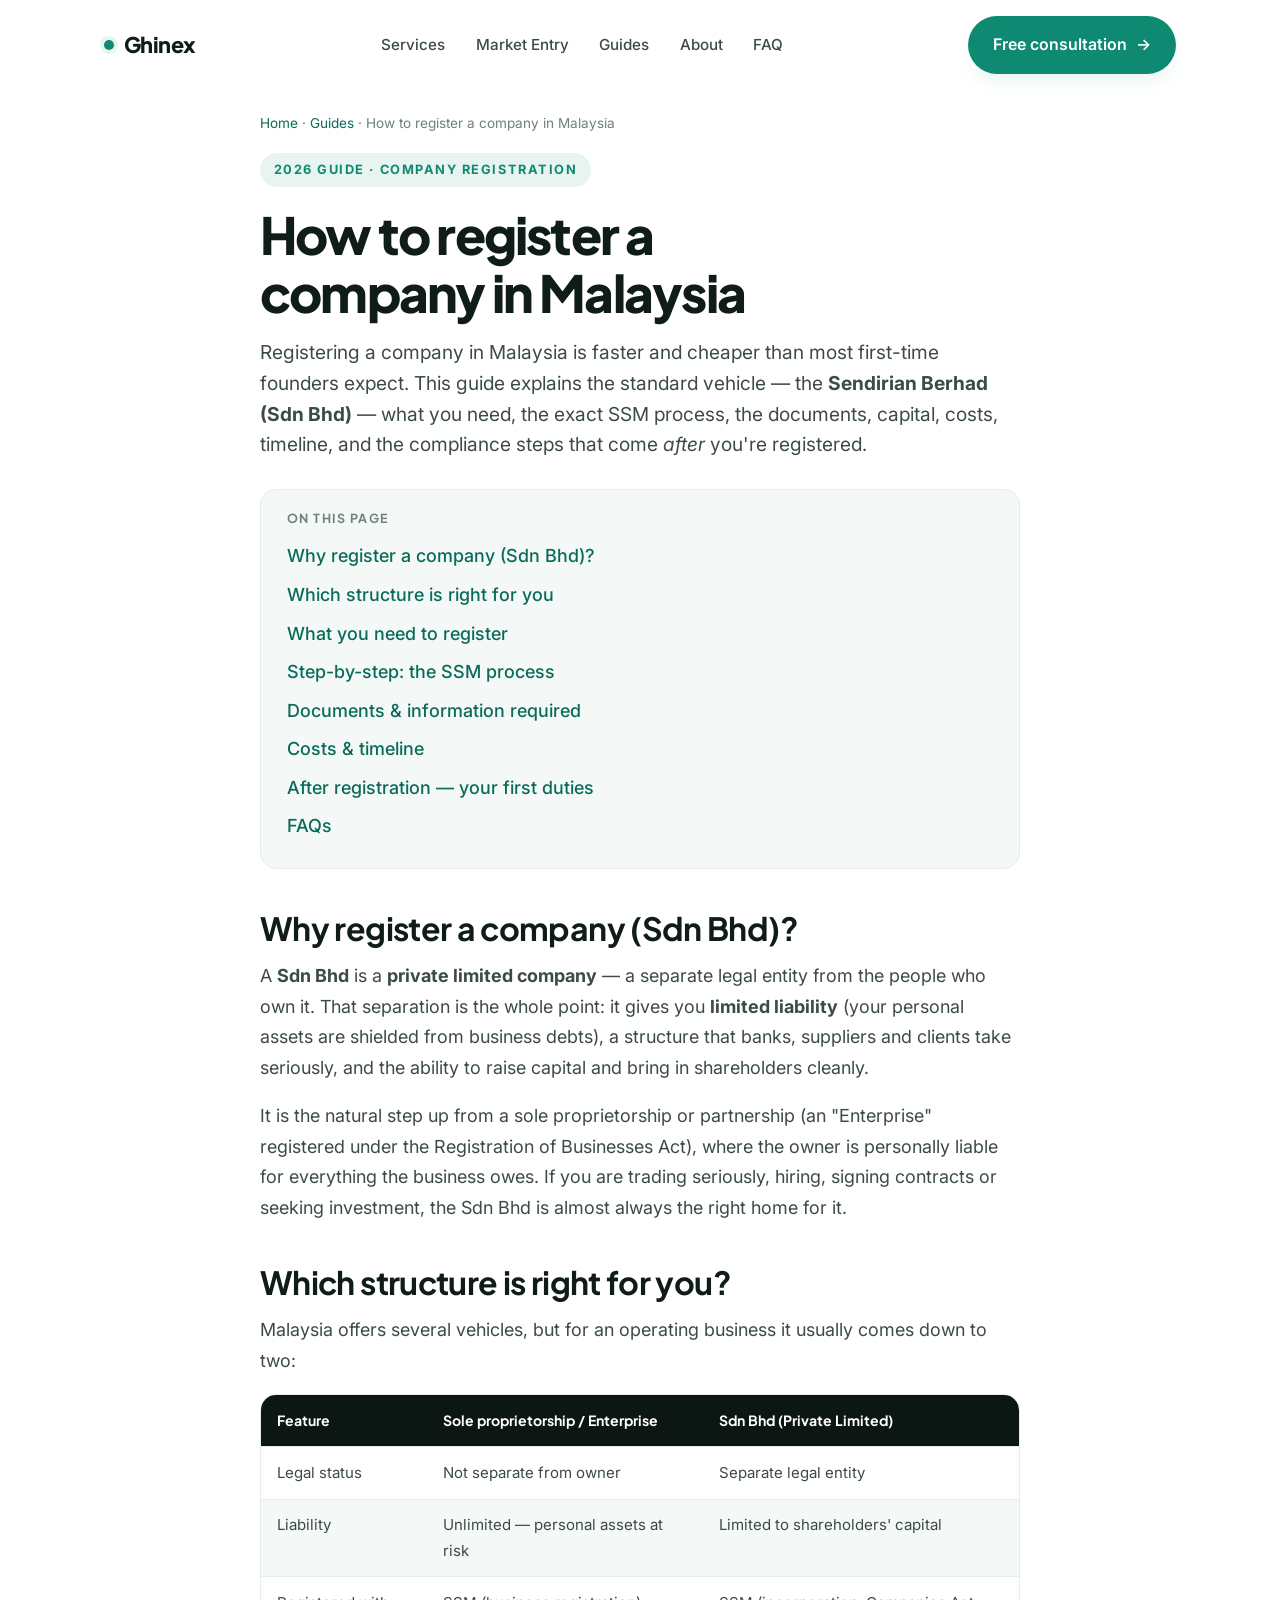
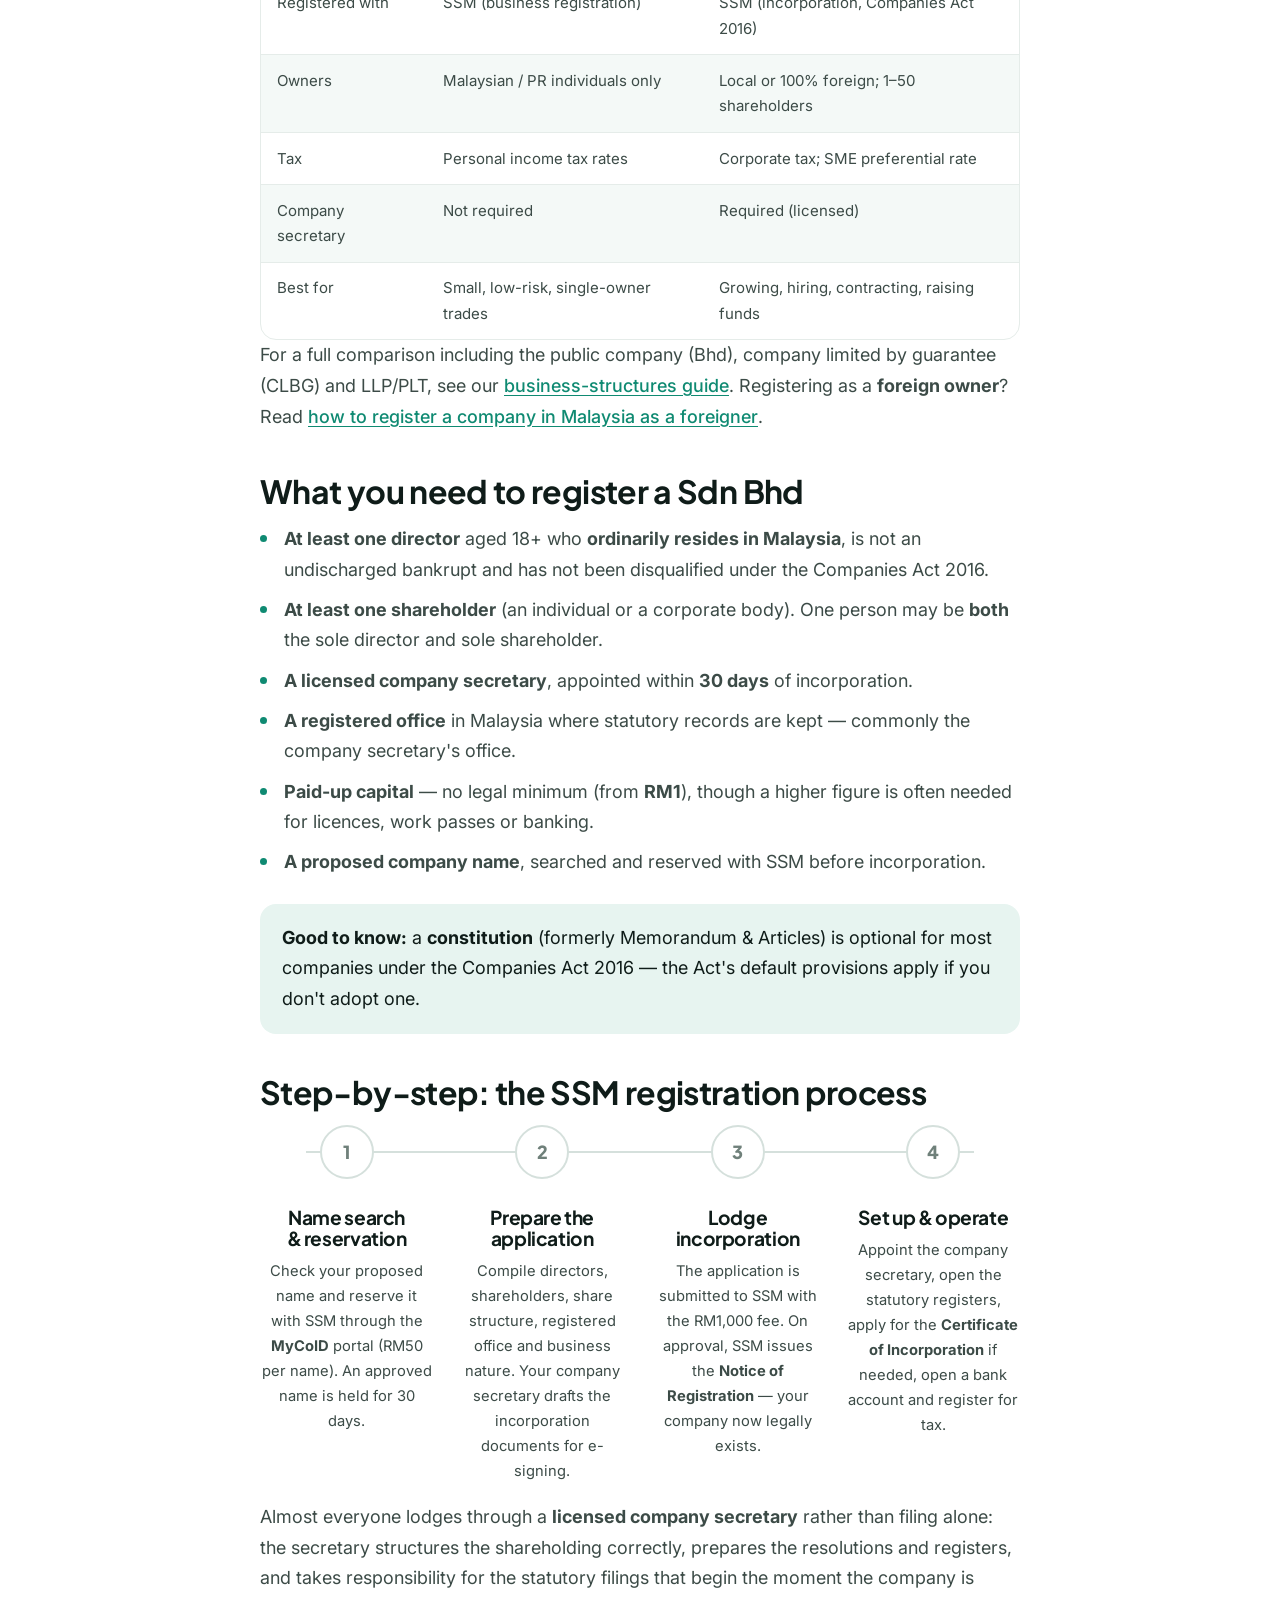
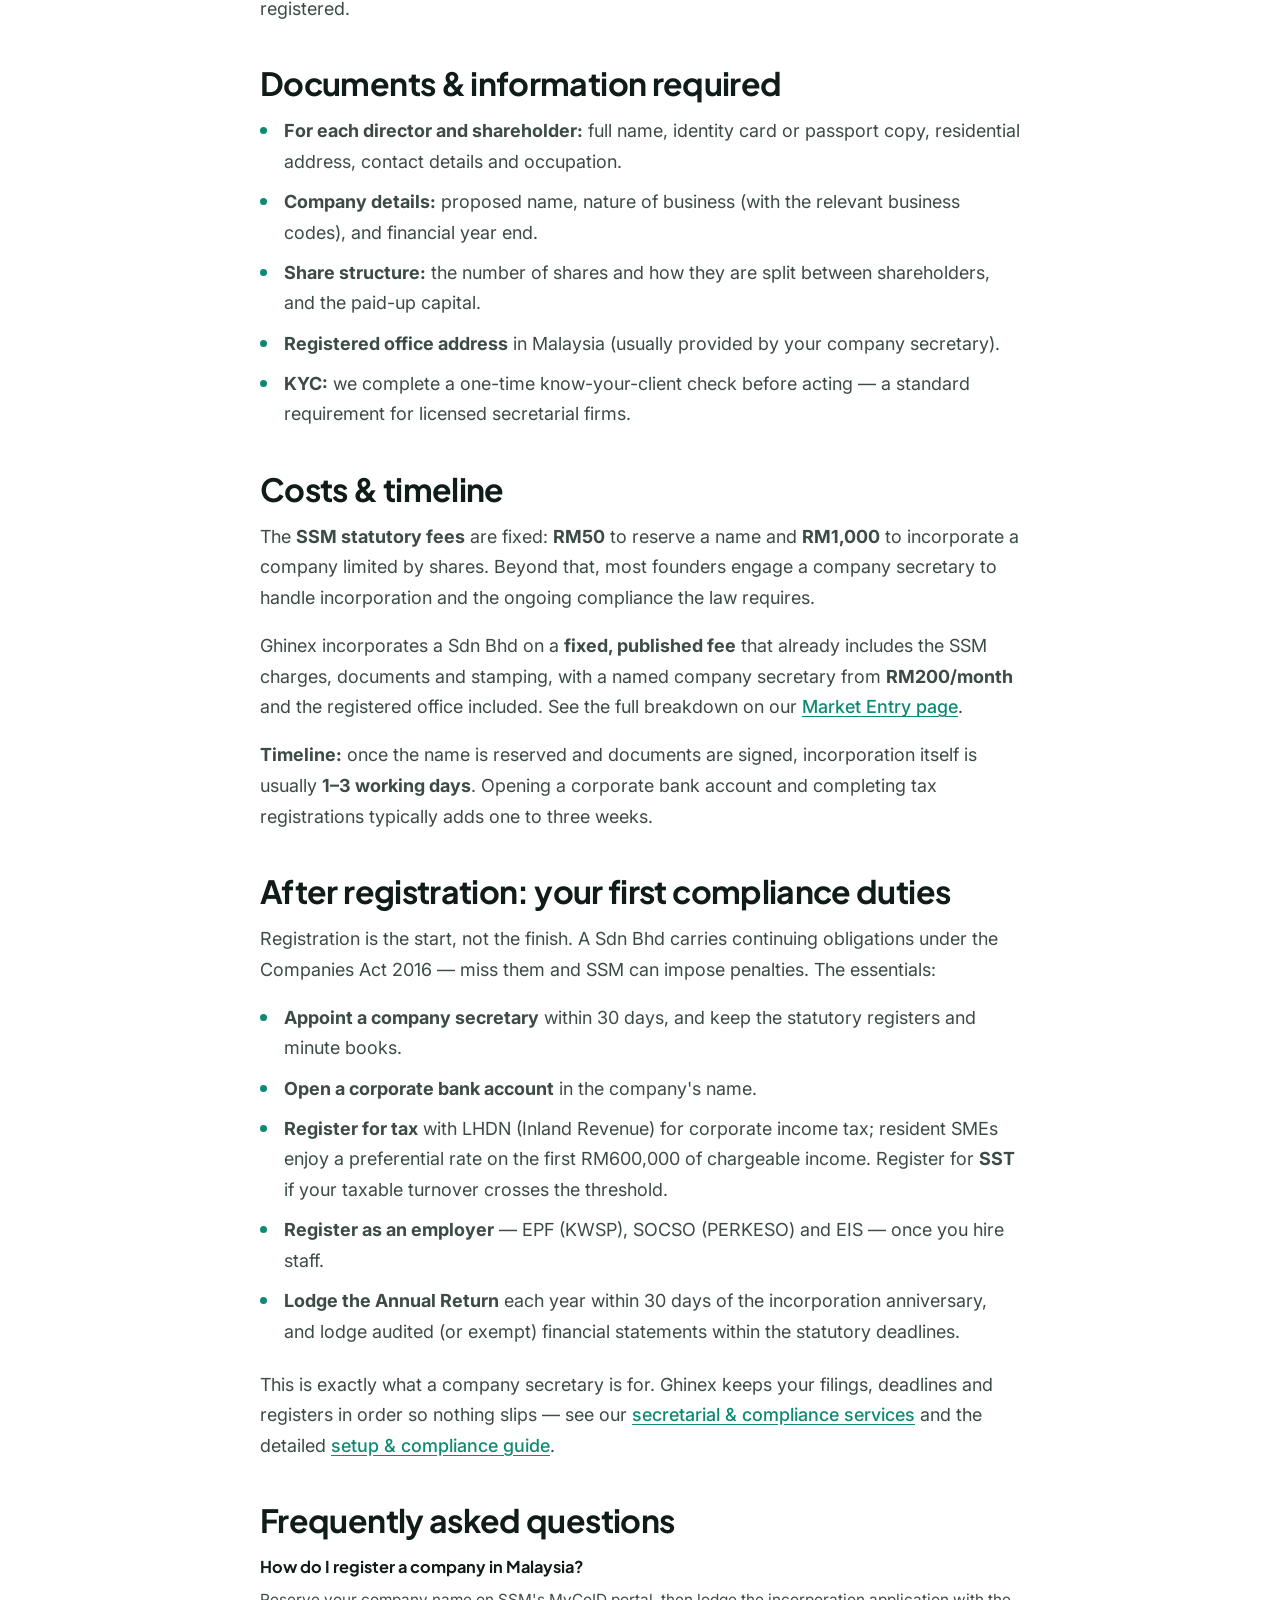
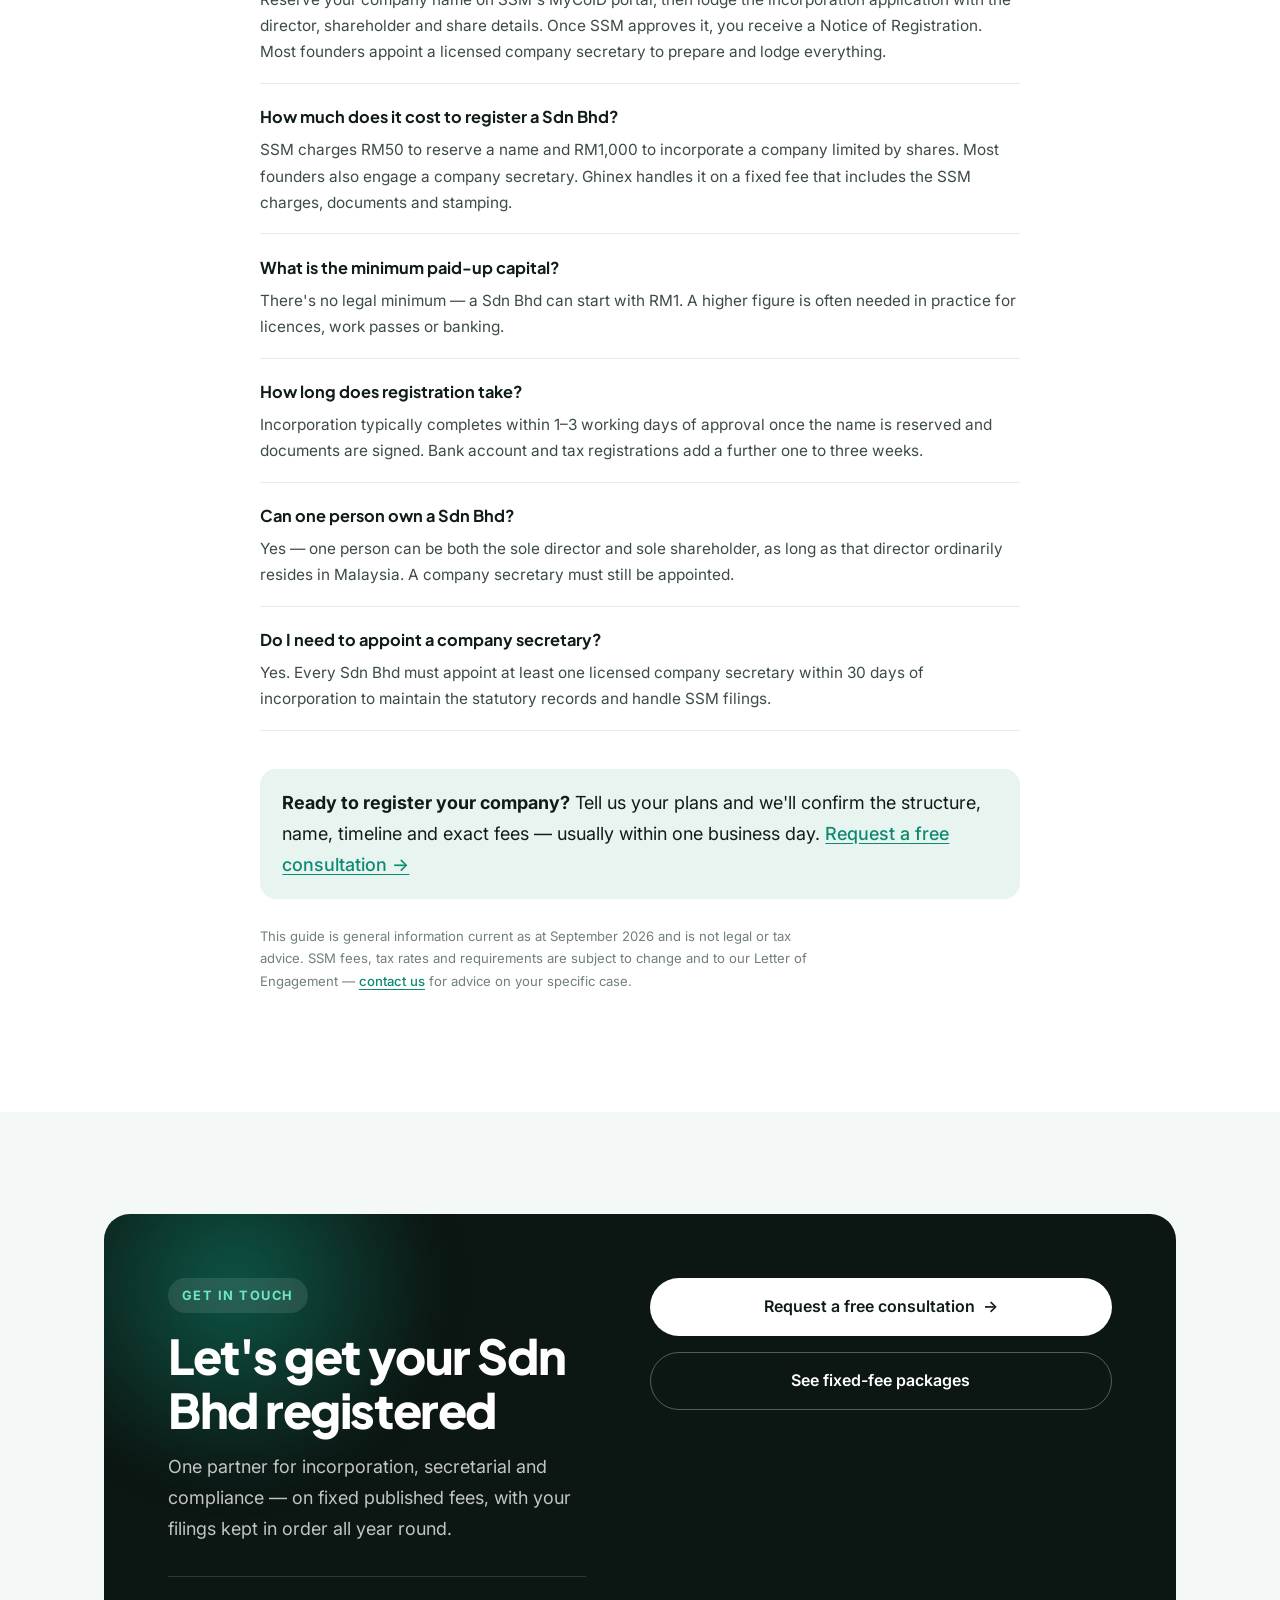
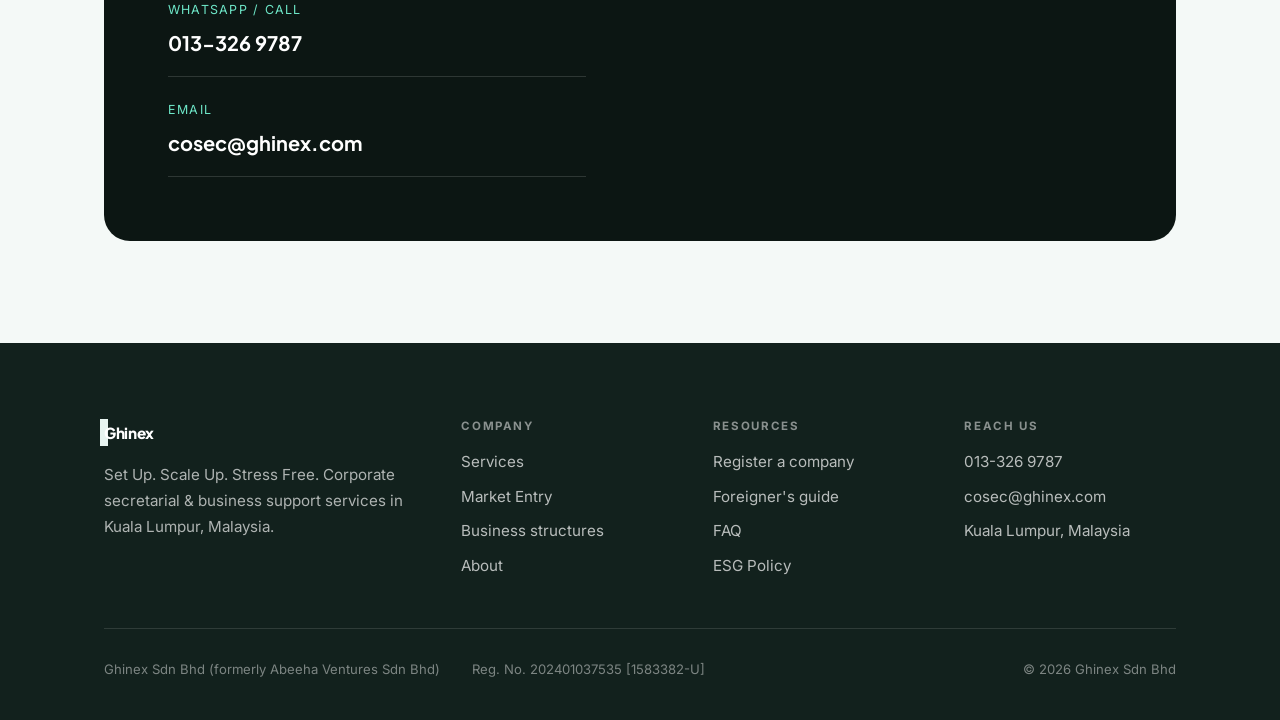
<file: how-to-register-company-malaysia.html>
<!DOCTYPE html>
<html lang="en">
<head>
  <meta charset="UTF-8" />
  <meta name="viewport" content="width=device-width, initial-scale=1.0" />
  <title>How to Register a Company (Sdn Bhd) in Malaysia — 2026 Step-by-Step Guide | GHINEX</title>
  <meta name="description" content="How to register a company in Malaysia in 2026: the Sdn Bhd, SSM requirements, step-by-step incorporation via MyCoID, documents, paid-up capital, costs, timeline and what to do after registration." />
  <meta name="keywords" content="how to register a company in Malaysia, register Sdn Bhd Malaysia, company registration Malaysia, SSM company registration, incorporate Sdn Bhd, MyCoID incorporation, private limited company Malaysia" />
  <meta name="theme-color" content="#0f8a72" />
  <meta name="robots" content="index, follow, max-image-preview:large, max-snippet:-1, max-video-preview:-1" />
  <link rel="canonical" href="https://www.ghinex.com/how-to-register-company-malaysia.html" />
  <meta property="og:title" content="How to Register a Company (Sdn Bhd) in Malaysia — 2026 Step-by-Step Guide" />
  <meta property="og:description" content="The Sdn Bhd, SSM requirements, step-by-step incorporation, documents, capital, costs, timeline and after-registration compliance — the complete guide from GHINEX." />
  <meta property="og:type" content="article" />
  <meta property="og:url" content="https://www.ghinex.com/how-to-register-company-malaysia.html" />
  <meta property="og:image" content="https://www.ghinex.com/assets/hero.jpg" />
  <link rel="icon" href="assets/favicon.svg" type="image/svg+xml" />
  <link rel="preconnect" href="https://fonts.googleapis.com" />
  <link rel="preconnect" href="https://fonts.gstatic.com" crossorigin />
  <link href="https://fonts.googleapis.com/css2?family=Inter:wght@400;500;600;700&family=Plus+Jakarta+Sans:wght@500;600;700;800&display=swap" rel="stylesheet" />
  <link rel="stylesheet" href="css/styles.css" />
  <script type="application/ld+json">
  {
    "@context": "https://schema.org",
    "@type": "BreadcrumbList",
    "itemListElement": [
      { "@type": "ListItem", "position": 1, "name": "Home", "item": "https://www.ghinex.com/" },
      { "@type": "ListItem", "position": 2, "name": "How to Register a Company in Malaysia", "item": "https://www.ghinex.com/how-to-register-company-malaysia.html" }
    ]
  }
  </script>
  <script type="application/ld+json">
  {
    "@context": "https://schema.org",
    "@type": "Article",
    "headline": "How to Register a Company (Sdn Bhd) in Malaysia — 2026 Step-by-Step Guide",
    "description": "A step-by-step guide to registering a company in Malaysia — the Sdn Bhd, SSM requirements, the incorporation process, documents, paid-up capital, costs, timeline and after-registration compliance.",
    "image": "https://www.ghinex.com/assets/hero.jpg",
    "author": { "@type": "Organization", "name": "Ghinex Sdn Bhd", "url": "https://www.ghinex.com/" },
    "publisher": { "@type": "Organization", "name": "Ghinex Sdn Bhd", "logo": { "@type": "ImageObject", "url": "https://www.ghinex.com/assets/favicon.svg" } },
    "datePublished": "2026-09-12",
    "dateModified": "2026-09-12",
    "mainEntityOfPage": "https://www.ghinex.com/how-to-register-company-malaysia.html"
  }
  </script>
  <script type="application/ld+json">
  {
    "@context": "https://schema.org",
    "@type": "FAQPage",
    "mainEntity": [
      { "@type": "Question", "name": "How do I register a company in Malaysia?", "acceptedAnswer": { "@type": "Answer", "text": "You register a private limited company (Sdn Bhd) with the Companies Commission of Malaysia (SSM) through the MyCoID portal: reserve the company name, then lodge the incorporation application with the directors', shareholders' and company details. Once approved, SSM issues a Notice of Registration. Most founders appoint a licensed company secretary to prepare and lodge everything correctly." } },
      { "@type": "Question", "name": "How much does it cost to register a Sdn Bhd in Malaysia?", "acceptedAnswer": { "@type": "Answer", "text": "The SSM statutory fees are RM50 to reserve a name and RM1,000 to incorporate a company limited by shares. On top of that most founders pay a company secretary to handle incorporation and ongoing compliance. Ghinex incorporates a Sdn Bhd on a fixed fee that includes the SSM charges, documents and stamping." } },
      { "@type": "Question", "name": "What is the minimum paid-up capital to register a company in Malaysia?", "acceptedAnswer": { "@type": "Answer", "text": "There is no legal minimum — a Sdn Bhd can be incorporated with paid-up capital of as little as RM1. A higher amount is often needed in practice for certain licences, work passes, or to satisfy a bank." } },
      { "@type": "Question", "name": "How long does it take to register a company in Malaysia?", "acceptedAnswer": { "@type": "Answer", "text": "Once the name is reserved and the documents are signed, SSM incorporation typically completes within one to three working days of approval. Setting up statutory records and a corporate bank account usually takes a further one to three weeks." } },
      { "@type": "Question", "name": "Do I need a company secretary to register a Sdn Bhd?", "acceptedAnswer": { "@type": "Answer", "text": "Every Sdn Bhd must appoint at least one licensed company secretary within 30 days of incorporation. The secretary maintains the statutory registers, lodges filings with SSM and keeps the company compliant under the Companies Act 2016. In practice the secretary also handles the incorporation itself." } },
      { "@type": "Question", "name": "Can one person register a Sdn Bhd in Malaysia?", "acceptedAnswer": { "@type": "Answer", "text": "Yes. A Sdn Bhd can be formed with a single person acting as both the sole director and the sole shareholder, provided that director ordinarily resides in Malaysia. A company secretary must still be appointed." } }
    ]
  }
  </script>
</head>
<body id="top">

  <div class="progress" id="progress" aria-hidden="true"></div>

  <header class="nav scrolled" id="nav">
    <div class="nav__in">
      <a href="index.html" class="brand"><span class="dot"></span>Ghinex</a>
      <nav class="nav__links" aria-label="Primary">
        <a href="index.html#services">Services</a>
        <a href="market-entry.html">Market Entry</a>
        <a href="index.html#structures">Guides</a>
        <a href="index.html#about">About</a>
        <a href="index.html#faq">FAQ</a>
      </nav>
      <div class="nav__right">
        <a href="index.html#contact" class="btn btn--acc">Free consultation <span class="arw">→</span></a>
        <button class="burger" id="burger" aria-label="Open menu" aria-expanded="false"><span></span><span></span></button>
      </div>
    </div>
  </header>

  <nav class="menu" id="menu" aria-label="Mobile">
    <a href="index.html#services">Services</a>
    <a href="market-entry.html">Market Entry</a>
    <a href="index.html#structures">Guides</a>
    <a href="index.html#about">About</a>
    <a href="index.html#faq">FAQ</a>
    <a href="index.html#contact" class="btn btn--acc">Free consultation <span class="arw">→</span></a>
  </nav>

  <main>
    <section class="section subpage-top">
      <div class="wrap">
        <article class="article r in">
          <p class="breadcrumb"><a href="index.html">Home</a> · <a href="index.html#structures">Guides</a> · How to register a company in Malaysia</p>
          <span class="eyebrow">2026 Guide · Company registration</span>
          <h1 class="display" style="font-size:clamp(2rem,5vw,3.2rem);margin:1.2rem 0 1rem">How to register a company in Malaysia</h1>
          <p class="lead">Registering a company in Malaysia is faster and cheaper than most first-time founders expect. This guide explains the standard vehicle — the <b>Sendirian Berhad (Sdn Bhd)</b> — what you need, the exact SSM process, the documents, capital, costs, timeline, and the compliance steps that come <i>after</i> you're registered.</p>

          <div class="toc">
            <h4>On this page</h4>
            <a href="#why">Why register a company (Sdn Bhd)?</a>
            <a href="#types">Which structure is right for you</a>
            <a href="#requirements">What you need to register</a>
            <a href="#process">Step-by-step: the SSM process</a>
            <a href="#documents">Documents &amp; information required</a>
            <a href="#cost">Costs &amp; timeline</a>
            <a href="#after">After registration — your first duties</a>
            <a href="#faq">FAQs</a>
          </div>

          <h2 id="why">Why register a company (Sdn Bhd)?</h2>
          <p>A <b>Sdn Bhd</b> is a <b>private limited company</b> — a separate legal entity from the people who own it. That separation is the whole point: it gives you <b>limited liability</b> (your personal assets are shielded from business debts), a structure that banks, suppliers and clients take seriously, and the ability to raise capital and bring in shareholders cleanly.</p>
          <p>It is the natural step up from a sole proprietorship or partnership (an "Enterprise" registered under the Registration of Businesses Act), where the owner is personally liable for everything the business owes. If you are trading seriously, hiring, signing contracts or seeking investment, the Sdn Bhd is almost always the right home for it.</p>

          <h2 id="types">Which structure is right for you?</h2>
          <p>Malaysia offers several vehicles, but for an operating business it usually comes down to two:</p>
          <div class="tablewrap">
            <table class="gtable">
              <thead><tr><th>Feature</th><th>Sole proprietorship / Enterprise</th><th>Sdn Bhd (Private Limited)</th></tr></thead>
              <tbody>
                <tr><td>Legal status</td><td>Not separate from owner</td><td>Separate legal entity</td></tr>
                <tr><td>Liability</td><td>Unlimited — personal assets at risk</td><td>Limited to shareholders' capital</td></tr>
                <tr><td>Registered with</td><td>SSM (business registration)</td><td>SSM (incorporation, Companies Act 2016)</td></tr>
                <tr><td>Owners</td><td>Malaysian / PR individuals only</td><td>Local or 100% foreign; 1–50 shareholders</td></tr>
                <tr><td>Tax</td><td>Personal income tax rates</td><td>Corporate tax; SME preferential rate</td></tr>
                <tr><td>Company secretary</td><td>Not required</td><td>Required (licensed)</td></tr>
                <tr><td>Best for</td><td>Small, low-risk, single-owner trades</td><td>Growing, hiring, contracting, raising funds</td></tr>
              </tbody>
            </table>
          </div>
          <p>For a full comparison including the public company (Bhd), company limited by guarantee (CLBG) and LLP/PLT, see our <a class="ln" href="index.html#structures">business-structures guide</a>. Registering as a <b>foreign owner</b>? Read <a class="ln" href="register-company-malaysia-foreigner.html">how to register a company in Malaysia as a foreigner</a>.</p>

          <h2 id="requirements">What you need to register a Sdn Bhd</h2>
          <ul>
            <li><b>At least one director</b> aged 18+ who <b>ordinarily resides in Malaysia</b>, is not an undischarged bankrupt and has not been disqualified under the Companies Act 2016.</li>
            <li><b>At least one shareholder</b> (an individual or a corporate body). One person may be <b>both</b> the sole director and sole shareholder.</li>
            <li><b>A licensed company secretary</b>, appointed within <b>30 days</b> of incorporation.</li>
            <li><b>A registered office</b> in Malaysia where statutory records are kept — commonly the company secretary's office.</li>
            <li><b>Paid-up capital</b> — no legal minimum (from <b>RM1</b>), though a higher figure is often needed for licences, work passes or banking.</li>
            <li><b>A proposed company name</b>, searched and reserved with SSM before incorporation.</li>
          </ul>
          <div class="callout"><p><b>Good to know:</b> a <b>constitution</b> (formerly Memorandum &amp; Articles) is optional for most companies under the Companies Act 2016 — the Act's default provisions apply if you don't adopt one.</p></div>

          <h2 id="process">Step-by-step: the SSM registration process</h2>
          <div class="steps" id="steps">
            <div class="steps__fill" id="stepsFill" aria-hidden="true"></div>
            <div class="step r"><div class="step__no">1</div><h3>Name search &amp; reservation</h3><p>Check your proposed name and reserve it with SSM through the <b>MyCoID</b> portal (RM50 per name). An approved name is held for 30 days.</p></div>
            <div class="step r d1"><div class="step__no">2</div><h3>Prepare the application</h3><p>Compile directors, shareholders, share structure, registered office and business nature. Your company secretary drafts the incorporation documents for e-signing.</p></div>
            <div class="step r d2"><div class="step__no">3</div><h3>Lodge incorporation</h3><p>The application is submitted to SSM with the RM1,000 fee. On approval, SSM issues the <b>Notice of Registration</b> — your company now legally exists.</p></div>
            <div class="step r d3"><div class="step__no">4</div><h3>Set up &amp; operate</h3><p>Appoint the company secretary, open the statutory registers, apply for the <b>Certificate of Incorporation</b> if needed, open a bank account and register for tax.</p></div>
          </div>
          <p>Almost everyone lodges through a <b>licensed company secretary</b> rather than filing alone: the secretary structures the shareholding correctly, prepares the resolutions and registers, and takes responsibility for the statutory filings that begin the moment the company is registered.</p>

          <h2 id="documents">Documents &amp; information required</h2>
          <ul>
            <li><b>For each director and shareholder:</b> full name, identity card or passport copy, residential address, contact details and occupation.</li>
            <li><b>Company details:</b> proposed name, nature of business (with the relevant business codes), and financial year end.</li>
            <li><b>Share structure:</b> the number of shares and how they are split between shareholders, and the paid-up capital.</li>
            <li><b>Registered office address</b> in Malaysia (usually provided by your company secretary).</li>
            <li><b>KYC:</b> we complete a one-time know-your-client check before acting — a standard requirement for licensed secretarial firms.</li>
          </ul>

          <h2 id="cost">Costs &amp; timeline</h2>
          <p>The <b>SSM statutory fees</b> are fixed: <b>RM50</b> to reserve a name and <b>RM1,000</b> to incorporate a company limited by shares. Beyond that, most founders engage a company secretary to handle incorporation and the ongoing compliance the law requires.</p>
          <p>Ghinex incorporates a Sdn Bhd on a <b>fixed, published fee</b> that already includes the SSM charges, documents and stamping, with a named company secretary from <b>RM200/month</b> and the registered office included. See the full breakdown on our <a class="ln" href="market-entry.html">Market Entry page</a>.</p>
          <p><b>Timeline:</b> once the name is reserved and documents are signed, incorporation itself is usually <b>1–3 working days</b>. Opening a corporate bank account and completing tax registrations typically adds one to three weeks.</p>

          <h2 id="after">After registration: your first compliance duties</h2>
          <p>Registration is the start, not the finish. A Sdn Bhd carries continuing obligations under the Companies Act 2016 — miss them and SSM can impose penalties. The essentials:</p>
          <ul>
            <li><b>Appoint a company secretary</b> within 30 days, and keep the statutory registers and minute books.</li>
            <li><b>Open a corporate bank account</b> in the company's name.</li>
            <li><b>Register for tax</b> with LHDN (Inland Revenue) for corporate income tax; resident SMEs enjoy a preferential rate on the first RM600,000 of chargeable income. Register for <b>SST</b> if your taxable turnover crosses the threshold.</li>
            <li><b>Register as an employer</b> — EPF (KWSP), SOCSO (PERKESO) and EIS — once you hire staff.</li>
            <li><b>Lodge the Annual Return</b> each year within 30 days of the incorporation anniversary, and lodge audited (or exempt) financial statements within the statutory deadlines.</li>
          </ul>
          <p>This is exactly what a company secretary is for. Ghinex keeps your filings, deadlines and registers in order so nothing slips — see our <a class="ln" href="index.html#services">secretarial &amp; compliance services</a> and the detailed <a class="ln" href="index.html#guide">setup &amp; compliance guide</a>.</p>

          <h2 id="faq">Frequently asked questions</h2>
          <dl class="faq-dl">
            <dt>How do I register a company in Malaysia?</dt>
            <dd>Reserve your company name on SSM's MyCoID portal, then lodge the incorporation application with the director, shareholder and share details. Once SSM approves it, you receive a Notice of Registration. Most founders appoint a licensed company secretary to prepare and lodge everything.</dd>
            <dt>How much does it cost to register a Sdn Bhd?</dt>
            <dd>SSM charges RM50 to reserve a name and RM1,000 to incorporate a company limited by shares. Most founders also engage a company secretary. Ghinex handles it on a fixed fee that includes the SSM charges, documents and stamping.</dd>
            <dt>What is the minimum paid-up capital?</dt>
            <dd>There's no legal minimum — a Sdn Bhd can start with RM1. A higher figure is often needed in practice for licences, work passes or banking.</dd>
            <dt>How long does registration take?</dt>
            <dd>Incorporation typically completes within 1–3 working days of approval once the name is reserved and documents are signed. Bank account and tax registrations add a further one to three weeks.</dd>
            <dt>Can one person own a Sdn Bhd?</dt>
            <dd>Yes — one person can be both the sole director and sole shareholder, as long as that director ordinarily resides in Malaysia. A company secretary must still be appointed.</dd>
            <dt>Do I need to appoint a company secretary?</dt>
            <dd>Yes. Every Sdn Bhd must appoint at least one licensed company secretary within 30 days of incorporation to maintain the statutory records and handle SSM filings.</dd>
          </dl>

          <div class="callout" style="margin-top:2.4rem">
            <p><b>Ready to register your company?</b> Tell us your plans and we'll confirm the structure, name, timeline and exact fees — usually within one business day. <a class="ln" href="index.html#contact">Request a free consultation →</a></p>
          </div>
          <p class="disclaimer">This guide is general information current as at September 2026 and is not legal or tax advice. SSM fees, tax rates and requirements are subject to change and to our Letter of Engagement — <a class="ln" href="mailto:cosec@ghinex.com">contact us</a> for advice on your specific case.</p>
        </article>
      </div>
    </section>

    <!-- ===================== CTA ===================== -->
    <section class="section section--tint">
      <div class="wrap">
        <div class="cta r">
          <div class="cta__grid">
            <div>
              <span class="eyebrow" style="background:rgba(255,255,255,0.1);color:#6ee7c8">Get in touch</span>
              <h2 class="h2" style="margin:1rem 0">Let's get your Sdn Bhd registered</h2>
              <p class="cta__lead">One partner for incorporation, secretarial and compliance — on fixed published fees, with your filings kept in order all year round.</p>
              <a class="cta__ch" href="https://wa.me/60133269787" target="_blank" rel="noopener"><span class="k">WhatsApp / Call</span><span class="v">013-326 9787</span></a>
              <a class="cta__ch" href="mailto:cosec@ghinex.com"><span class="k">Email</span><span class="v">cosec@ghinex.com</span></a>
            </div>
            <div style="display:flex;flex-direction:column;justify-content:center;gap:1rem">
              <a href="index.html#contact" class="btn btn--light" style="justify-content:center">Request a free consultation <span class="arw">→</span></a>
              <a href="market-entry.html" class="btn btn--ghost" style="justify-content:center;background:transparent;color:#fff;border-color:rgba(255,255,255,0.3)">See fixed-fee packages</a>
            </div>
          </div>
        </div>
      </div>
    </section>
  </main>

  <footer class="footer">
    <div class="wrap">
      <div class="footer__top">
        <div>
          <a href="index.html" class="brand"><span class="dot"></span>Ghinex</a>
          <p>Set Up. Scale Up. Stress Free. Corporate secretarial &amp; business support services in Kuala Lumpur, Malaysia.</p>
        </div>
        <div>
          <h4>Company</h4>
          <a href="index.html#services">Services</a>
          <a href="market-entry.html">Market Entry</a>
          <a href="index.html#structures">Business structures</a>
          <a href="index.html#about">About</a>
        </div>
        <div>
          <h4>Resources</h4>
          <a href="how-to-register-company-malaysia.html">Register a company</a>
          <a href="register-company-malaysia-foreigner.html">Foreigner's guide</a>
          <a href="index.html#faq">FAQ</a>
          <a href="index.html#esgbox">ESG Policy</a>
        </div>
        <div>
          <h4>Reach us</h4>
          <a href="https://wa.me/60133269787" target="_blank" rel="noopener">013-326 9787</a>
          <a href="mailto:cosec@ghinex.com">cosec@ghinex.com</a>
          <span class="txt">Kuala Lumpur, Malaysia</span>
        </div>
      </div>
      <div class="footer__legal">
        <span>Ghinex Sdn Bhd (formerly Abeeha Ventures Sdn Bhd)</span>
        <span>Reg. No. 202401037535 [1583382-U]</span>
        <span class="grow">© <span id="year">2026</span> Ghinex Sdn Bhd</span>
      </div>
    </div>
  </footer>

  <script src="js/main.js"></script>
</body>
</html>
</file>
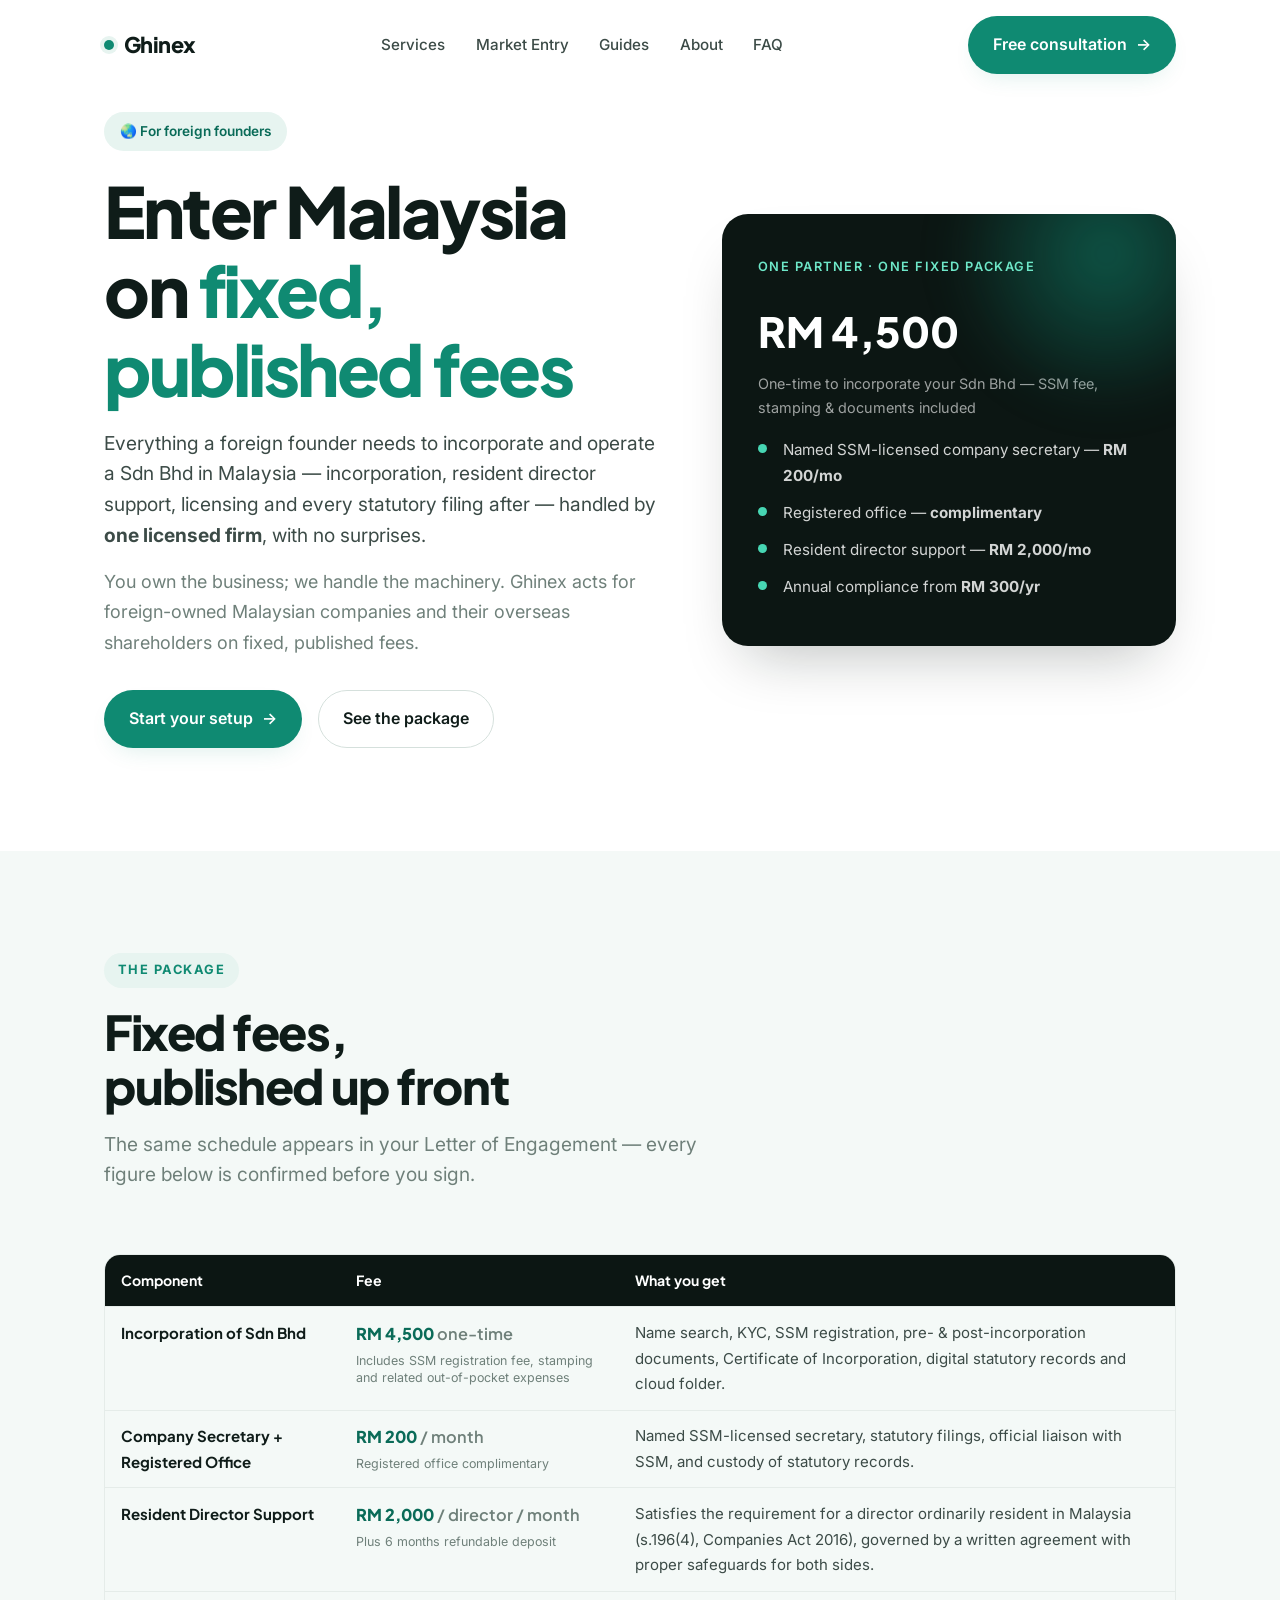
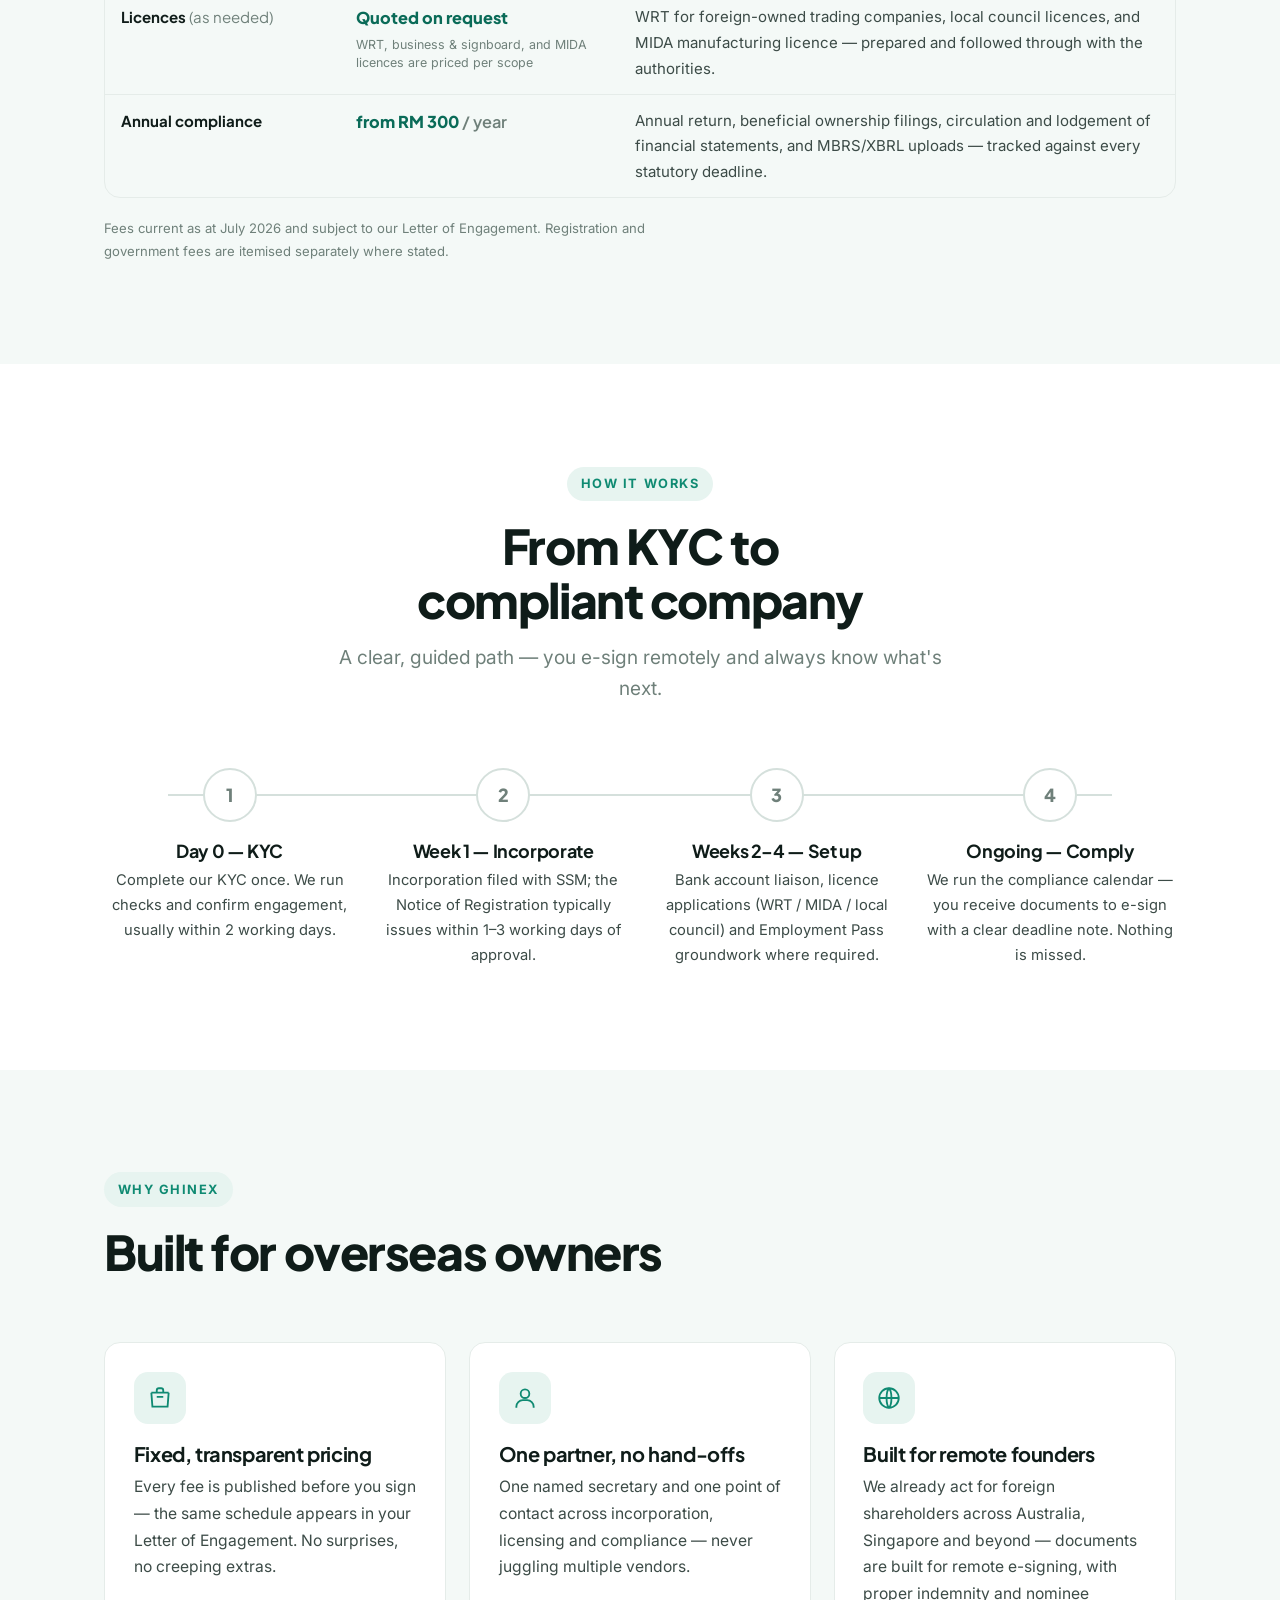
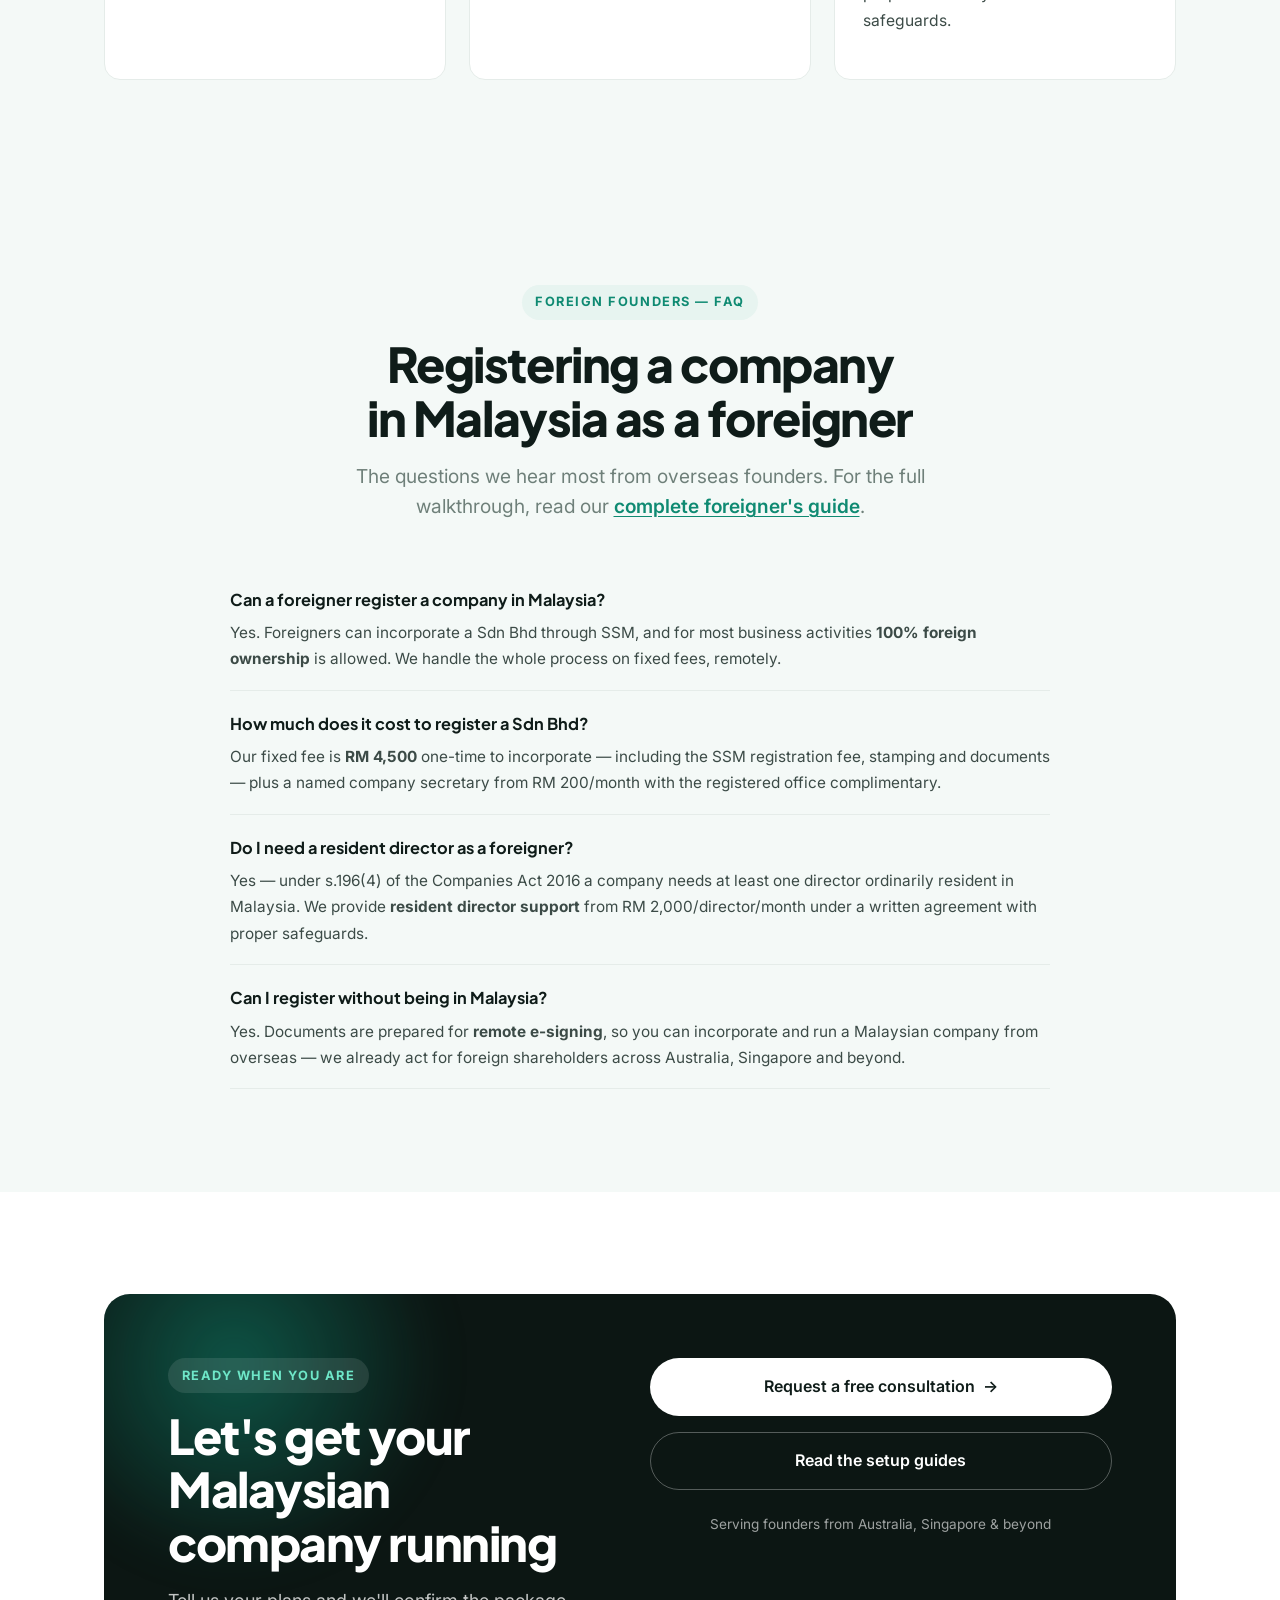
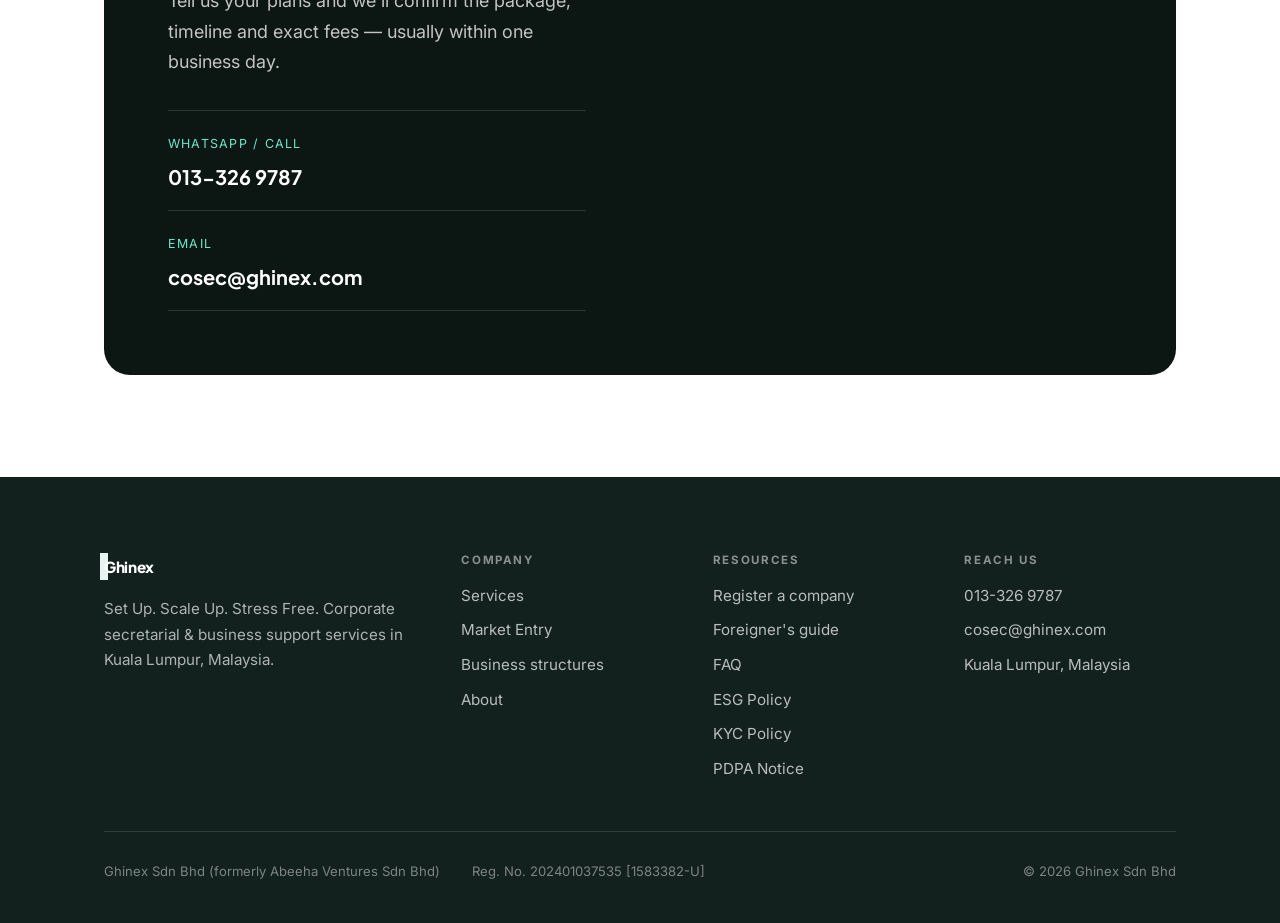
<file: market-entry.html>
<!DOCTYPE html>
<html lang="en">
<head>
  <meta charset="UTF-8" />
  <meta name="viewport" content="width=device-width, initial-scale=1.0" />
  <title>Malaysia Market Entry — Fixed-Fee Sdn Bhd Setup for Foreign Founders | GHINEX</title>
  <meta name="description" content="Everything a foreign founder needs to incorporate and operate a Sdn Bhd in Malaysia — incorporation, resident director support, licensing and every statutory filing — on fixed, published fees. Handled by one licensed firm." />
  <meta name="theme-color" content="#0f8a72" />
  <meta name="robots" content="index, follow, max-image-preview:large, max-snippet:-1, max-video-preview:-1" />
  <link rel="canonical" href="https://www.ghinex.com/market-entry.html" />
  <meta property="og:title" content="Malaysia Market Entry — Fixed-Fee Sdn Bhd Setup | GHINEX" />
  <meta property="og:description" content="One partner, one fixed package. Incorporate and run a foreign-owned Sdn Bhd in Malaysia on published fees — no surprises." />
  <meta property="og:type" content="website" />
  <meta property="og:url" content="https://www.ghinex.com/market-entry.html" />
  <meta property="og:image" content="https://www.ghinex.com/assets/hero.jpg" />
  <link rel="icon" href="assets/favicon.svg" type="image/svg+xml" />
  <link rel="preconnect" href="https://fonts.googleapis.com" />
  <link rel="preconnect" href="https://fonts.gstatic.com" crossorigin />
  <link href="https://fonts.googleapis.com/css2?family=Inter:wght@400;500;600;700&family=Plus+Jakarta+Sans:wght@500;600;700;800&display=swap" rel="stylesheet" />
  <link rel="stylesheet" href="css/styles.css" />
  <script type="application/ld+json">
  {
    "@context": "https://schema.org",
    "@type": "BreadcrumbList",
    "itemListElement": [
      { "@type": "ListItem", "position": 1, "name": "Home", "item": "https://www.ghinex.com/" },
      { "@type": "ListItem", "position": 2, "name": "Malaysia Market Entry", "item": "https://www.ghinex.com/market-entry.html" }
    ]
  }
  </script>
  <script type="application/ld+json">
  {
    "@context": "https://schema.org",
    "@type": "FAQPage",
    "mainEntity": [
      { "@type": "Question", "name": "Can a foreigner register a company in Malaysia?", "acceptedAnswer": { "@type": "Answer", "text": "Yes. Foreigners can incorporate a Sdn Bhd through SSM, and for most business activities 100% foreign ownership is allowed. Ghinex handles the whole process on fixed fees, remotely." } },
      { "@type": "Question", "name": "How much does it cost to register a Sdn Bhd in Malaysia?", "acceptedAnswer": { "@type": "Answer", "text": "Ghinex charges a fixed RM4,500 one-time fee to incorporate a Sdn Bhd, including the SSM registration fee, stamping and documents. A named company secretary is RM200/month with the registered office complimentary." } },
      { "@type": "Question", "name": "Do I need a resident director to set up a company as a foreigner?", "acceptedAnswer": { "@type": "Answer", "text": "Yes — under s.196(4) of the Companies Act 2016 a company needs at least one director ordinarily resident in Malaysia. Ghinex offers resident director support from RM2,000 per director per month under a written agreement with proper safeguards." } },
      { "@type": "Question", "name": "Can I register the company without being in Malaysia?", "acceptedAnswer": { "@type": "Answer", "text": "Yes. Documents are prepared for remote e-signing, so you can incorporate and run a Malaysian company from overseas. Ghinex already acts for foreign shareholders across Australia, Singapore and beyond." } }
    ]
  }
  </script>
</head>
<body id="top">

  <div class="progress" id="progress" aria-hidden="true"></div>

  <!-- ===================== NAV ===================== -->
  <header class="nav scrolled" id="nav">
    <div class="nav__in">
      <a href="index.html" class="brand"><span class="dot"></span>Ghinex</a>
      <nav class="nav__links" aria-label="Primary">
        <a href="index.html#services">Services</a>
        <a href="market-entry.html">Market Entry</a>
        <a href="index.html#structures">Guides</a>
        <a href="index.html#about">About</a>
        <a href="index.html#faq">FAQ</a>
      </nav>
      <div class="nav__right">
        <a href="index.html#contact" class="btn btn--acc">Free consultation <span class="arw">→</span></a>
        <button class="burger" id="burger" aria-label="Open menu" aria-expanded="false"><span></span><span></span></button>
      </div>
    </div>
  </header>

  <nav class="menu" id="menu" aria-label="Mobile">
    <a href="index.html#services">Services</a>
    <a href="market-entry.html">Market Entry</a>
    <a href="index.html#structures">Guides</a>
    <a href="index.html#about">About</a>
    <a href="index.html#faq">FAQ</a>
    <a href="index.html#contact" class="btn btn--acc">Free consultation <span class="arw">→</span></a>
  </nav>

  <main>
    <!-- ===================== HERO ===================== -->
    <section class="section subpage-top">
      <div class="wrap">
        <div class="me-hero">
          <div class="r in">
            <span class="me-badge">🌏 For foreign founders</span>
            <h1 class="display" style="margin:1.3rem 0 1.2rem">Enter Malaysia on <span style="color:var(--acc)">fixed, published fees</span></h1>
            <p class="lead" style="max-width:52ch">Everything a foreign founder needs to incorporate and operate a Sdn Bhd in Malaysia — incorporation, resident director support, licensing and every statutory filing after — handled by <b>one licensed firm</b>, with no surprises.</p>
            <p class="muted" style="margin-top:1rem;max-width:52ch">You own the business; we handle the machinery. Ghinex acts for foreign-owned Malaysian companies and their overseas shareholders on fixed, published fees.</p>
            <div class="hero__cta" style="margin-top:2rem">
              <a href="index.html#contact" class="btn btn--acc">Start your setup <span class="arw">→</span></a>
              <a href="#package" class="btn btn--ghost">See the package</a>
            </div>
          </div>
          <div class="me-card r in d1">
            <span style="font-size:0.8rem;font-weight:600;letter-spacing:0.12em;text-transform:uppercase;color:#6ee7c8;position:relative">One Partner · One Fixed Package</span>
            <div class="big" style="margin:1rem 0 0.4rem">RM 4,500<small>One-time to incorporate your Sdn Bhd — SSM fee, stamping &amp; documents included</small></div>
            <ul>
              <li>Named SSM-licensed company secretary — <b>RM 200/mo</b></li>
              <li>Registered office — <b>complimentary</b></li>
              <li>Resident director support — <b>RM 2,000/mo</b></li>
              <li>Annual compliance from <b>RM 300/yr</b></li>
            </ul>
          </div>
        </div>
      </div>
    </section>

    <!-- ===================== THE PACKAGE ===================== -->
    <section class="section section--tint" id="package">
      <div class="wrap">
        <div class="sec-intro r">
          <span class="eyebrow">The package</span>
          <h2 class="h2">Fixed fees, published up front</h2>
          <p class="lead muted">The same schedule appears in your Letter of Engagement — every figure below is confirmed before you sign.</p>
        </div>

        <div class="tablewrap r">
          <table class="gtable">
            <thead>
              <tr><th style="width:22%">Component</th><th style="width:26%">Fee</th><th>What you get</th></tr>
            </thead>
            <tbody>
              <tr>
                <td><span class="comp">Incorporation of Sdn Bhd</span></td>
                <td><span class="price">RM 4,500 <span style="font-weight:600;color:var(--muted)">one-time</span><small>Includes SSM registration fee, stamping and related out-of-pocket expenses</small></span></td>
                <td>Name search, KYC, SSM registration, pre- &amp; post-incorporation documents, Certificate of Incorporation, digital statutory records and cloud folder.</td>
              </tr>
              <tr>
                <td><span class="comp">Company Secretary + Registered Office</span></td>
                <td><span class="price">RM 200 <span style="font-weight:600;color:var(--muted)">/ month</span><small>Registered office complimentary</small></span></td>
                <td>Named SSM-licensed secretary, statutory filings, official liaison with SSM, and custody of statutory records.</td>
              </tr>
              <tr>
                <td><span class="comp">Resident Director Support</span></td>
                <td><span class="price">RM 2,000 <span style="font-weight:600;color:var(--muted)">/ director / month</span><small>Plus 6 months refundable deposit</small></span></td>
                <td>Satisfies the requirement for a director ordinarily resident in Malaysia (s.196(4), Companies Act 2016), governed by a written agreement with proper safeguards for both sides.</td>
              </tr>
              <tr>
                <td><span class="comp">Licences <span style="font-weight:400;color:var(--muted)">(as needed)</span></span></td>
                <td><span class="price">Quoted on request<small>WRT, business &amp; signboard, and MIDA licences are priced per scope</small></span></td>
                <td>WRT for foreign-owned trading companies, local council licences, and MIDA manufacturing licence — prepared and followed through with the authorities.</td>
              </tr>
              <tr>
                <td><span class="comp">Annual compliance</span></td>
                <td><span class="price">from RM 300 <span style="font-weight:600;color:var(--muted)">/ year</span></span></td>
                <td>Annual return, beneficial ownership filings, circulation and lodgement of financial statements, and MBRS/XBRL uploads — tracked against every statutory deadline.</td>
              </tr>
            </tbody>
          </table>
        </div>
        <p class="disclaimer r">Fees current as at July 2026 and subject to our Letter of Engagement. Registration and government fees are itemised separately where stated.</p>
      </div>
    </section>

    <!-- ===================== HOW IT WORKS ===================== -->
    <section class="section">
      <div class="wrap">
        <div class="sec-intro center r">
          <span class="eyebrow">How it works</span>
          <h2 class="h2">From KYC to compliant company</h2>
          <p class="lead muted">A clear, guided path — you e-sign remotely and always know what's next.</p>
        </div>
        <div class="steps" id="steps">
          <div class="steps__fill" id="stepsFill" aria-hidden="true"></div>
          <div class="step r"><div class="step__no">1</div><h3>Day 0 — KYC</h3><p>Complete our KYC once. We run checks and confirm engagement, usually within 2 working days.</p></div>
          <div class="step r d1"><div class="step__no">2</div><h3>Week 1 — Incorporate</h3><p>Incorporation filed with SSM; the Notice of Registration typically issues within 1–3 working days of approval.</p></div>
          <div class="step r d2"><div class="step__no">3</div><h3>Weeks 2–4 — Set up</h3><p>Bank account liaison, licence applications (WRT / MIDA / local council) and Employment Pass groundwork where required.</p></div>
          <div class="step r d3"><div class="step__no">4</div><h3>Ongoing — Comply</h3><p>We run the compliance calendar — you receive documents to e-sign with a clear deadline note. Nothing is missed.</p></div>
        </div>
      </div>
    </section>

    <!-- ===================== WHY GHINEX ===================== -->
    <section class="section section--tint">
      <div class="wrap">
        <div class="sec-intro r">
          <span class="eyebrow">Why Ghinex</span>
          <h2 class="h2">Built for overseas owners</h2>
        </div>
        <div class="grid-3">
          <div class="card r">
            <span class="card__ic"><svg viewBox="0 0 24 24"><path d="M4 7h16M9 7V5a2 2 0 0 1 2-2h2a2 2 0 0 1 2 2v2M4 7l1 13h14l1-13"/><path d="M9 11h6"/></svg></span>
            <h3>Fixed, transparent pricing</h3>
            <p>Every fee is published before you sign — the same schedule appears in your Letter of Engagement. No surprises, no creeping extras.</p>
          </div>
          <div class="card r d1">
            <span class="card__ic"><svg viewBox="0 0 24 24"><circle cx="12" cy="8" r="4"/><path d="M4 21v-1a6 6 0 0 1 6-6h4a6 6 0 0 1 6 6v1"/></svg></span>
            <h3>One partner, no hand-offs</h3>
            <p>One named secretary and one point of contact across incorporation, licensing and compliance — never juggling multiple vendors.</p>
          </div>
          <div class="card r d2">
            <span class="card__ic"><svg viewBox="0 0 24 24"><circle cx="12" cy="12" r="9"/><path d="M3 12h18M12 3c3 3 3 15 0 18M12 3c-3 3-3 15 0 18"/></svg></span>
            <h3>Built for remote founders</h3>
            <p>We already act for foreign shareholders across Australia, Singapore and beyond — documents are built for remote e-signing, with proper indemnity and nominee safeguards.</p>
          </div>
        </div>
      </div>
    </section>

    <!-- ===================== FAQ ===================== -->
    <section class="section section--tint" id="faq">
      <div class="wrap">
        <div class="sec-intro center r">
          <span class="eyebrow">Foreign founders — FAQ</span>
          <h2 class="h2">Registering a company in Malaysia as a foreigner</h2>
          <p class="lead muted">The questions we hear most from overseas founders. For the full walkthrough, read our <a class="ln" href="register-company-malaysia-foreigner.html">complete foreigner's guide</a>.</p>
        </div>
        <dl class="faq-dl r" style="max-width:820px;margin:0 auto">
          <dt>Can a foreigner register a company in Malaysia?</dt>
          <dd>Yes. Foreigners can incorporate a Sdn Bhd through SSM, and for most business activities <b>100% foreign ownership</b> is allowed. We handle the whole process on fixed fees, remotely.</dd>
          <dt>How much does it cost to register a Sdn Bhd?</dt>
          <dd>Our fixed fee is <b>RM 4,500</b> one-time to incorporate — including the SSM registration fee, stamping and documents — plus a named company secretary from RM 200/month with the registered office complimentary.</dd>
          <dt>Do I need a resident director as a foreigner?</dt>
          <dd>Yes — under s.196(4) of the Companies Act 2016 a company needs at least one director ordinarily resident in Malaysia. We provide <b>resident director support</b> from RM 2,000/director/month under a written agreement with proper safeguards.</dd>
          <dt>Can I register without being in Malaysia?</dt>
          <dd>Yes. Documents are prepared for <b>remote e-signing</b>, so you can incorporate and run a Malaysian company from overseas — we already act for foreign shareholders across Australia, Singapore and beyond.</dd>
        </dl>
      </div>
    </section>

    <!-- ===================== CTA ===================== -->
    <section class="section">
      <div class="wrap">
        <div class="cta r">
          <div class="cta__grid">
            <div>
              <span class="eyebrow" style="background:rgba(255,255,255,0.1);color:#6ee7c8">Ready when you are</span>
              <h2 class="h2" style="margin:1rem 0">Let's get your Malaysian company running</h2>
              <p class="cta__lead">Tell us your plans and we'll confirm the package, timeline and exact fees — usually within one business day.</p>
              <a class="cta__ch" href="https://wa.me/60133269787" target="_blank" rel="noopener"><span class="k">WhatsApp / Call</span><span class="v">013-326 9787</span></a>
              <a class="cta__ch" href="mailto:cosec@ghinex.com"><span class="k">Email</span><span class="v">cosec@ghinex.com</span></a>
            </div>
            <div style="display:flex;flex-direction:column;justify-content:center;gap:1rem">
              <a href="index.html#contact" class="btn btn--light" style="justify-content:center">Request a free consultation <span class="arw">→</span></a>
              <a href="index.html#structures" class="btn btn--ghost" style="justify-content:center;background:transparent;color:#fff;border-color:rgba(255,255,255,0.3)">Read the setup guides</a>
              <p style="color:rgba(255,255,255,0.6);font-size:0.85rem;text-align:center;margin-top:0.4rem">Serving founders from Australia, Singapore &amp; beyond</p>
            </div>
          </div>
        </div>
      </div>
    </section>
  </main>

  <!-- ===================== FOOTER ===================== -->
  <footer class="footer">
    <div class="wrap">
      <div class="footer__top">
        <div>
          <a href="index.html" class="brand"><span class="dot"></span>Ghinex</a>
          <p>Set Up. Scale Up. Stress Free. Corporate secretarial &amp; business support services in Kuala Lumpur, Malaysia.</p>
        </div>
        <div>
          <h4>Company</h4>
          <a href="index.html#services">Services</a>
          <a href="market-entry.html">Market Entry</a>
          <a href="index.html#structures">Business structures</a>
          <a href="index.html#about">About</a>
        </div>
        <div>
          <h4>Resources</h4>
          <a href="how-to-register-company-malaysia.html">Register a company</a>
          <a href="register-company-malaysia-foreigner.html">Foreigner's guide</a>
          <a href="index.html#faq">FAQ</a>
          <a href="index.html#esgbox">ESG Policy</a>
          <a href="index.html#kycbox">KYC Policy</a>
          <a href="index.html#pdpabox">PDPA Notice</a>
        </div>
        <div>
          <h4>Reach us</h4>
          <a href="https://wa.me/60133269787" target="_blank" rel="noopener">013-326 9787</a>
          <a href="mailto:cosec@ghinex.com">cosec@ghinex.com</a>
          <span class="txt">Kuala Lumpur, Malaysia</span>
        </div>
      </div>
      <div class="footer__legal">
        <span>Ghinex Sdn Bhd (formerly Abeeha Ventures Sdn Bhd)</span>
        <span>Reg. No. 202401037535 [1583382-U]</span>
        <span class="grow">© <span id="year">2026</span> Ghinex Sdn Bhd</span>
      </div>
    </div>
  </footer>

  <script src="js/main.js"></script>
</body>
</html>
</file>
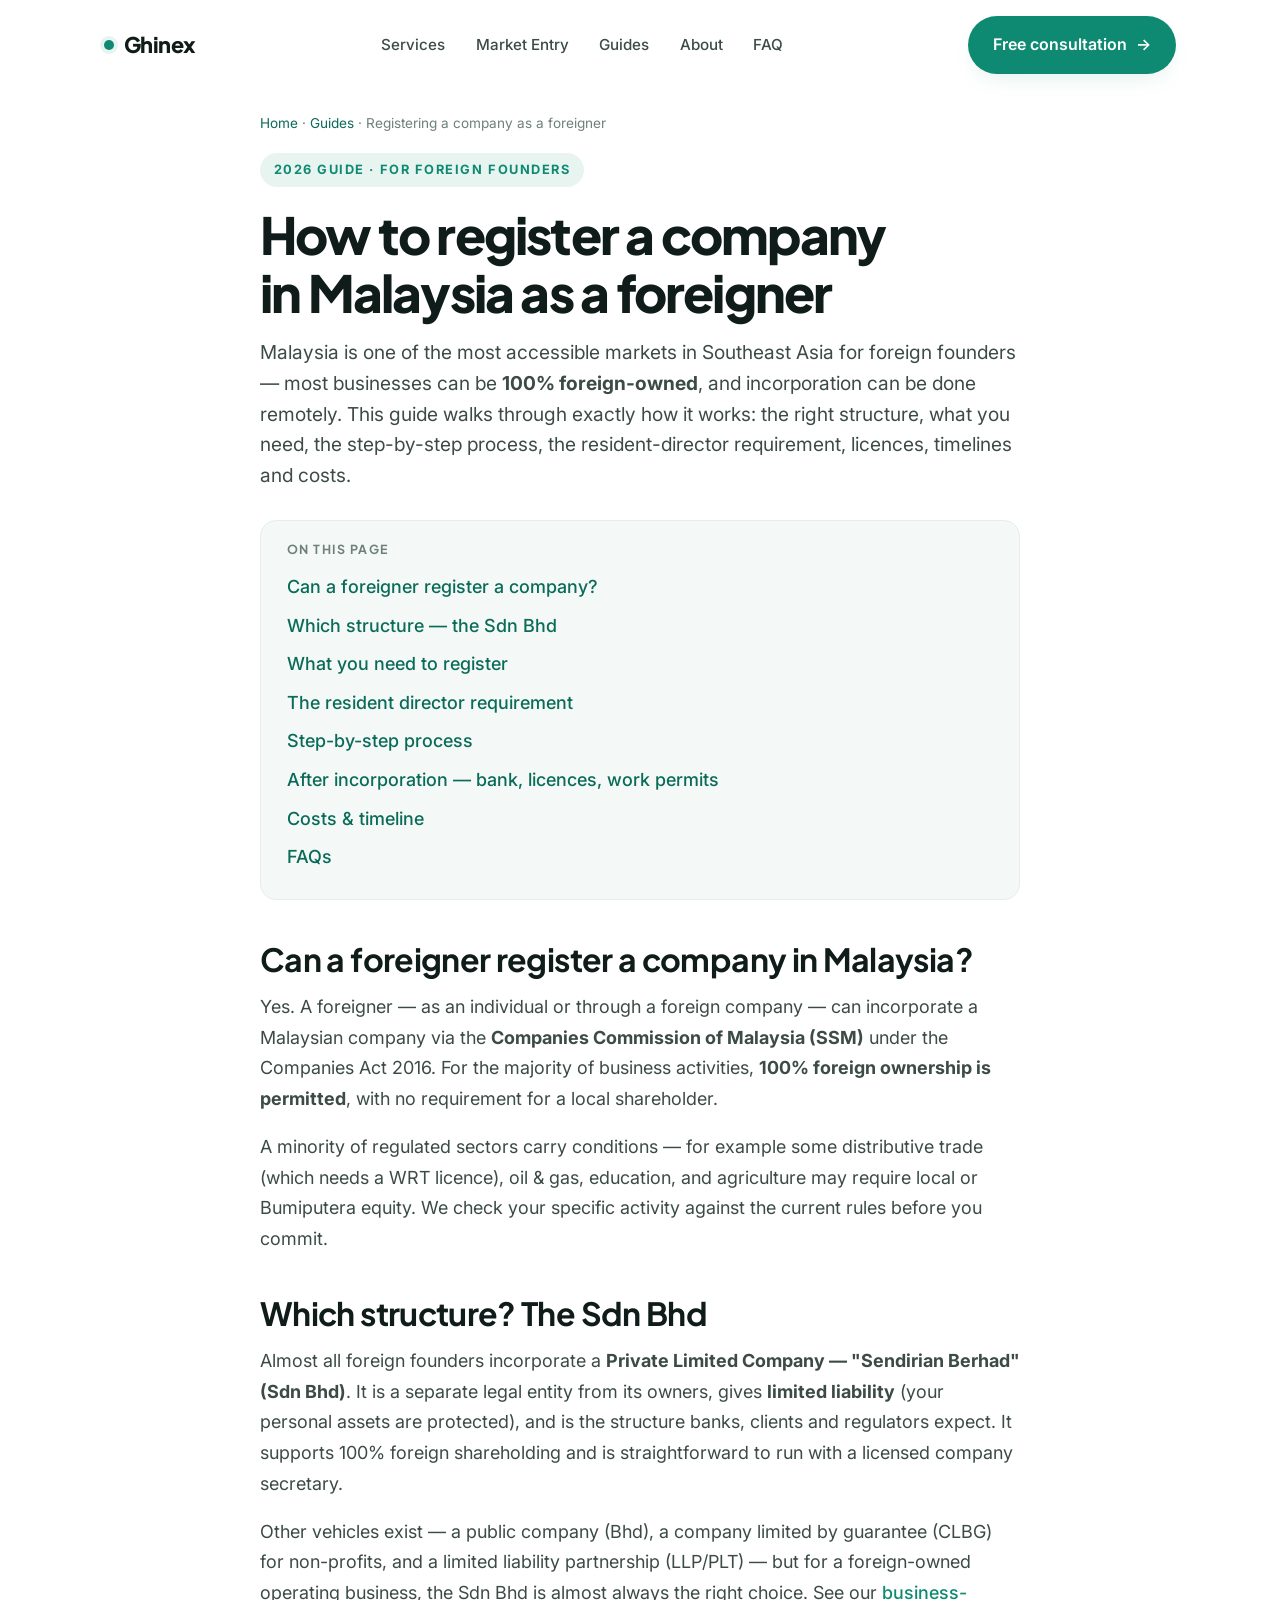
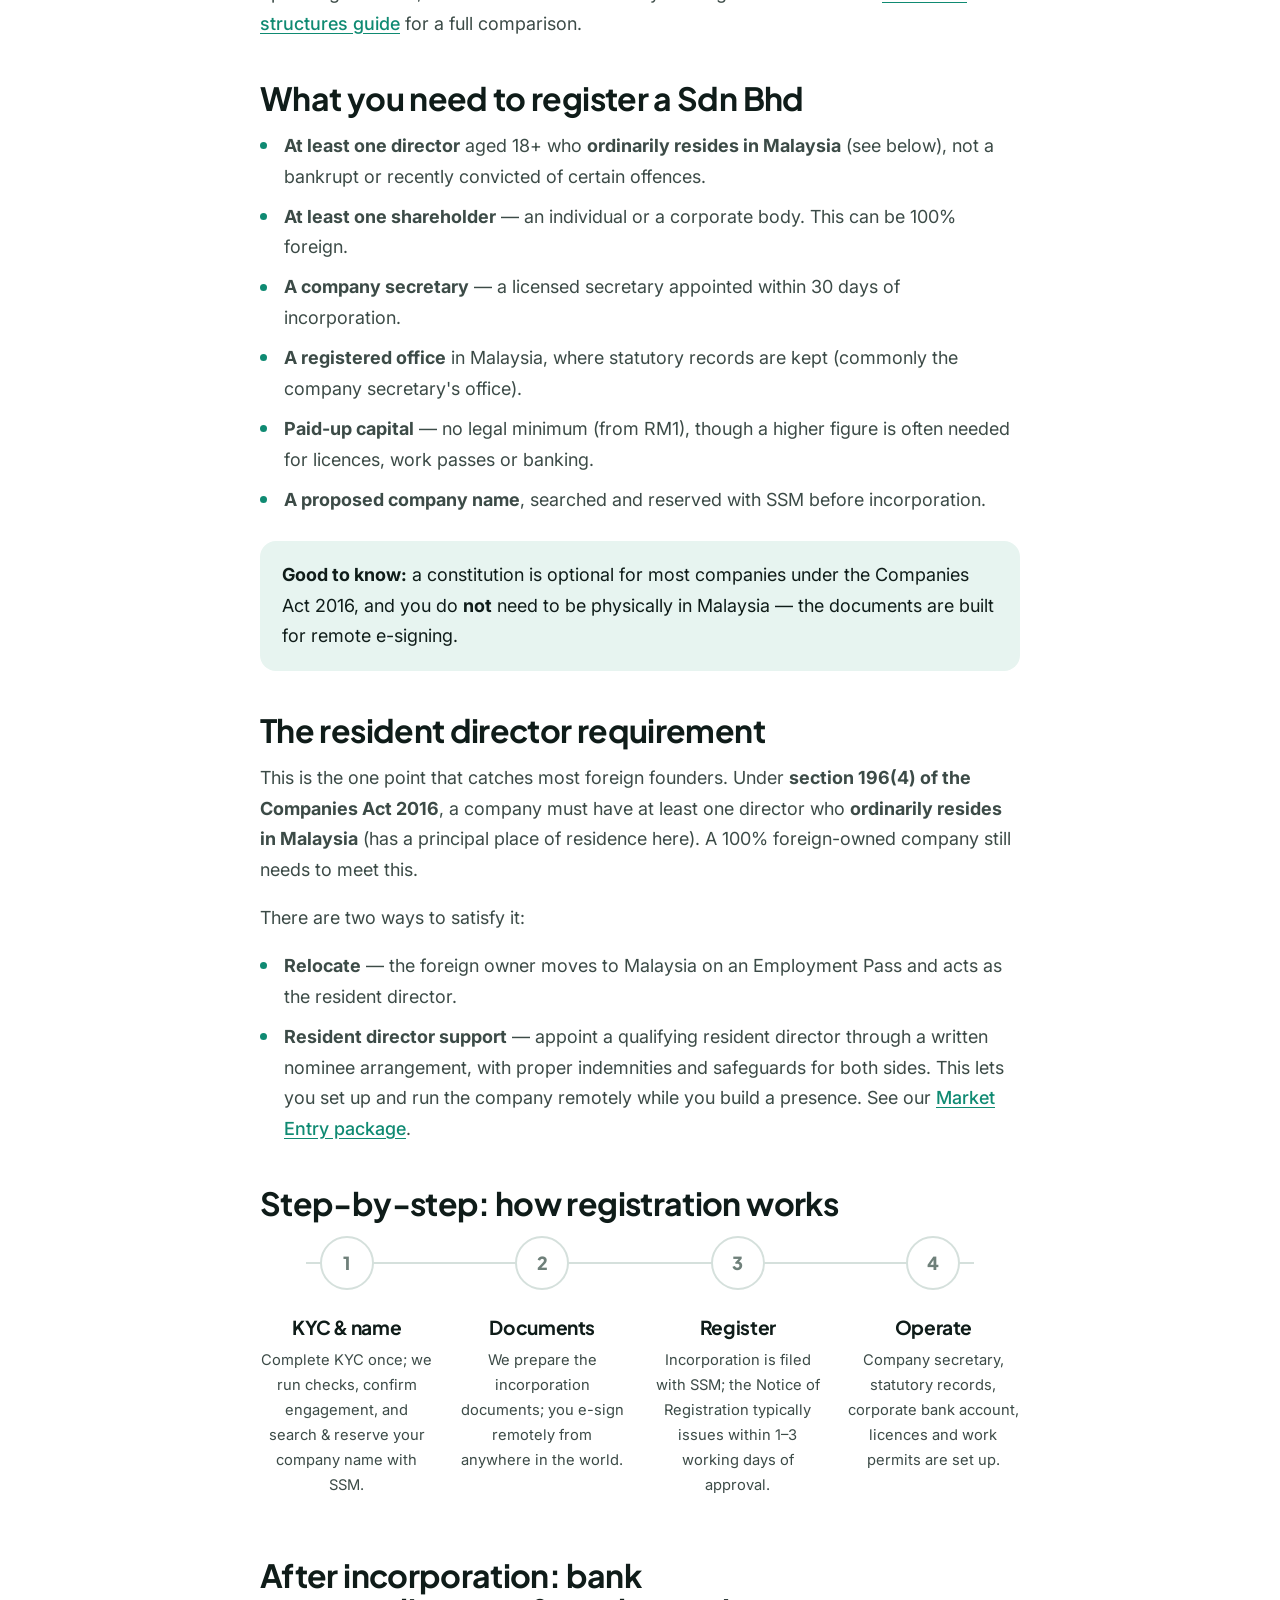
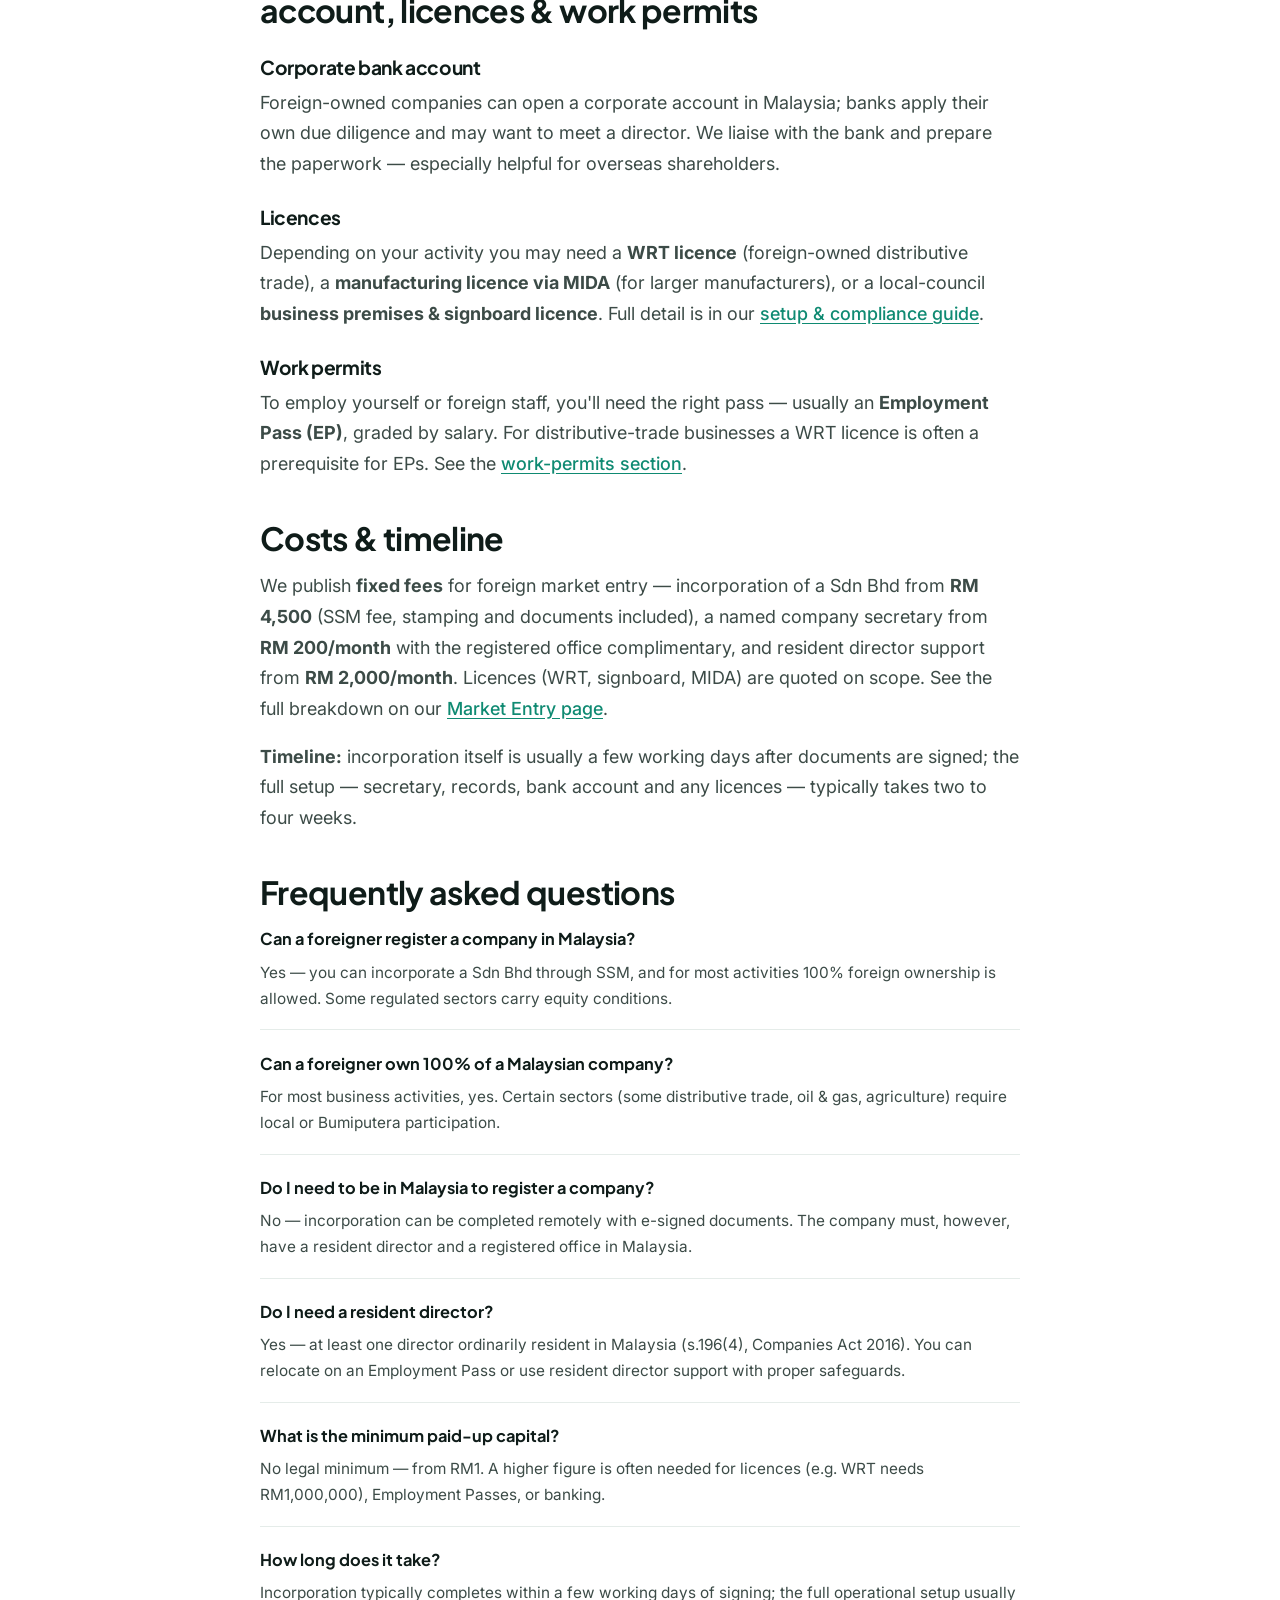
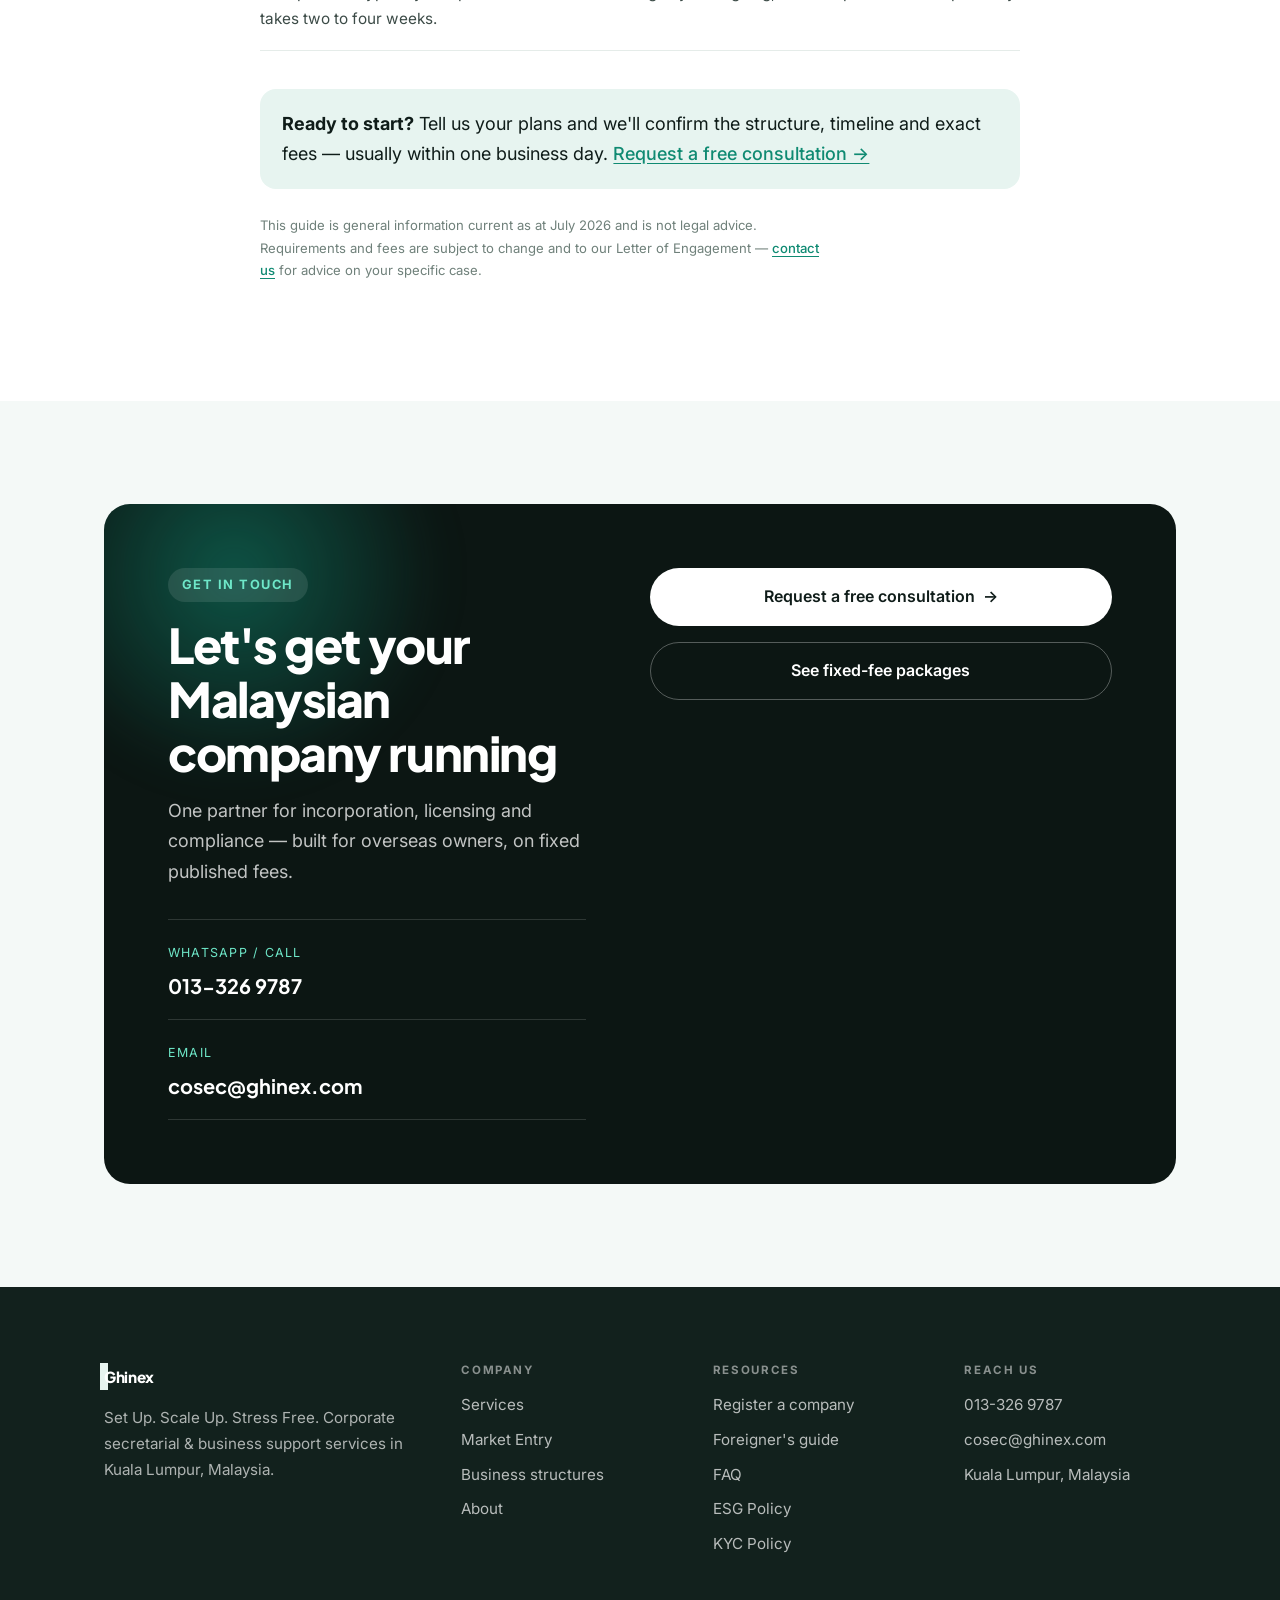
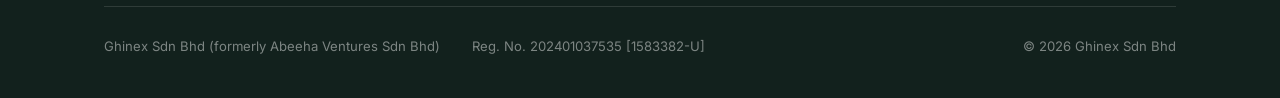
<file: register-company-malaysia-foreigner.html>
<!DOCTYPE html>
<html lang="en">
<head>
  <meta charset="UTF-8" />
  <meta name="viewport" content="width=device-width, initial-scale=1.0" />
  <title>How to Register a Company in Malaysia as a Foreigner (2026 Guide) | GHINEX</title>
  <meta name="description" content="A step-by-step 2026 guide to registering a company in Malaysia as a foreigner: 100% foreign ownership, the Sdn Bhd, resident director requirement, paid-up capital, timeline, licences and costs." />
  <meta name="keywords" content="register company Malaysia foreigner, company registration Malaysia for foreigners, set up Sdn Bhd foreigner, 100% foreign owned company Malaysia, foreign company registration Malaysia, resident director Malaysia" />
  <meta name="theme-color" content="#0f8a72" />
  <meta name="robots" content="index, follow, max-image-preview:large, max-snippet:-1, max-video-preview:-1" />
  <link rel="canonical" href="https://www.ghinex.com/register-company-malaysia-foreigner.html" />
  <meta property="og:title" content="How to Register a Company in Malaysia as a Foreigner (2026 Guide)" />
  <meta property="og:description" content="100% foreign ownership, the Sdn Bhd, resident director, capital, timeline, licences and costs — the complete foreigner's guide from GHINEX." />
  <meta property="og:type" content="article" />
  <meta property="og:url" content="https://www.ghinex.com/register-company-malaysia-foreigner.html" />
  <meta property="og:image" content="https://www.ghinex.com/assets/hero.jpg" />
  <link rel="icon" href="assets/favicon.svg" type="image/svg+xml" />
  <link rel="preconnect" href="https://fonts.googleapis.com" />
  <link rel="preconnect" href="https://fonts.gstatic.com" crossorigin />
  <link href="https://fonts.googleapis.com/css2?family=Inter:wght@400;500;600;700&family=Plus+Jakarta+Sans:wght@500;600;700;800&display=swap" rel="stylesheet" />
  <link rel="stylesheet" href="css/styles.css" />
  <script type="application/ld+json">
  {
    "@context": "https://schema.org",
    "@type": "BreadcrumbList",
    "itemListElement": [
      { "@type": "ListItem", "position": 1, "name": "Home", "item": "https://www.ghinex.com/" },
      { "@type": "ListItem", "position": 2, "name": "Register a Company in Malaysia as a Foreigner", "item": "https://www.ghinex.com/register-company-malaysia-foreigner.html" }
    ]
  }
  </script>
  <script type="application/ld+json">
  {
    "@context": "https://schema.org",
    "@type": "Article",
    "headline": "How to Register a Company in Malaysia as a Foreigner (2026 Guide)",
    "description": "A step-by-step guide to registering a company in Malaysia as a foreigner — 100% foreign ownership, the Sdn Bhd, resident director requirement, capital, timeline, licences and costs.",
    "image": "https://www.ghinex.com/assets/hero.jpg",
    "author": { "@type": "Organization", "name": "Ghinex Sdn Bhd", "url": "https://www.ghinex.com/" },
    "publisher": { "@type": "Organization", "name": "Ghinex Sdn Bhd", "logo": { "@type": "ImageObject", "url": "https://www.ghinex.com/assets/favicon.svg" } },
    "datePublished": "2026-07-27",
    "dateModified": "2026-07-27",
    "mainEntityOfPage": "https://www.ghinex.com/register-company-malaysia-foreigner.html"
  }
  </script>
  <script type="application/ld+json">
  {
    "@context": "https://schema.org",
    "@type": "FAQPage",
    "mainEntity": [
      { "@type": "Question", "name": "Can a foreigner register a company in Malaysia?", "acceptedAnswer": { "@type": "Answer", "text": "Yes. Foreigners can incorporate a private limited company (Sdn Bhd) in Malaysia through the Companies Commission of Malaysia (SSM), and for most business activities 100% foreign ownership is allowed. Some regulated sectors carry equity conditions." } },
      { "@type": "Question", "name": "Can a foreigner own 100% of a Malaysian company?", "acceptedAnswer": { "@type": "Answer", "text": "For most business activities, yes — a foreigner or a foreign company can hold 100% of the shares in a Malaysian Sdn Bhd. Certain regulated sectors (such as some distributive trade, oil and gas, and agriculture) require local or Bumiputera participation." } },
      { "@type": "Question", "name": "Do I need to be in Malaysia to register a company?", "acceptedAnswer": { "@type": "Answer", "text": "No. Incorporation can be completed remotely — documents are prepared for you to e-sign from overseas. However, the company must have at least one director who ordinarily resides in Malaysia, and a registered office in Malaysia." } },
      { "@type": "Question", "name": "Do I need a resident director in Malaysia?", "acceptedAnswer": { "@type": "Answer", "text": "Yes. Under section 196(4) of the Companies Act 2016, a company must have at least one director who ordinarily resides in Malaysia. Foreign founders can satisfy this by relocating on an Employment Pass or by appointing a resident director through a nominee arrangement with proper safeguards." } },
      { "@type": "Question", "name": "What is the minimum paid-up capital for a foreign-owned company in Malaysia?", "acceptedAnswer": { "@type": "Answer", "text": "There is no legal minimum — a Sdn Bhd can be incorporated with paid-up capital of as little as RM1. In practice a higher amount is often required for licences (for example a WRT licence needs RM1,000,000), Employment Pass applications, or corporate bank account requirements." } },
      { "@type": "Question", "name": "How long does it take to register a company in Malaysia as a foreigner?", "acceptedAnswer": { "@type": "Answer", "text": "Once your KYC is cleared, the name is reserved and documents are signed, SSM registration typically completes within a few working days. Setting up the company secretary, statutory records and a corporate bank account usually takes a further two to four weeks." } },
      { "@type": "Question", "name": "Do foreign-owned companies need a WRT licence?", "acceptedAnswer": { "@type": "Answer", "text": "A Wholesale, Retail and Trade (WRT) licence is required for foreign-owned companies carrying on distributive trade — wholesale, retail, franchising, import/export and certain services. It generally requires RM1,000,000 paid-up capital and is often a prerequisite for Employment Passes in that sector." } }
    ]
  }
  </script>
</head>
<body id="top">

  <div class="progress" id="progress" aria-hidden="true"></div>

  <header class="nav scrolled" id="nav">
    <div class="nav__in">
      <a href="index.html" class="brand"><span class="dot"></span>Ghinex</a>
      <nav class="nav__links" aria-label="Primary">
        <a href="index.html#services">Services</a>
        <a href="market-entry.html">Market Entry</a>
        <a href="index.html#structures">Guides</a>
        <a href="index.html#about">About</a>
        <a href="index.html#faq">FAQ</a>
      </nav>
      <div class="nav__right">
        <a href="index.html#contact" class="btn btn--acc">Free consultation <span class="arw">→</span></a>
        <button class="burger" id="burger" aria-label="Open menu" aria-expanded="false"><span></span><span></span></button>
      </div>
    </div>
  </header>

  <nav class="menu" id="menu" aria-label="Mobile">
    <a href="index.html#services">Services</a>
    <a href="market-entry.html">Market Entry</a>
    <a href="index.html#structures">Guides</a>
    <a href="index.html#about">About</a>
    <a href="index.html#faq">FAQ</a>
    <a href="index.html#contact" class="btn btn--acc">Free consultation <span class="arw">→</span></a>
  </nav>

  <main>
    <section class="section subpage-top">
      <div class="wrap">
        <article class="article r in">
          <p class="breadcrumb"><a href="index.html">Home</a> · <a href="index.html#structures">Guides</a> · Registering a company as a foreigner</p>
          <span class="eyebrow">2026 Guide · For foreign founders</span>
          <h1 class="display" style="font-size:clamp(2rem,5vw,3.2rem);margin:1.2rem 0 1rem">How to register a company in Malaysia as a foreigner</h1>
          <p class="lead">Malaysia is one of the most accessible markets in Southeast Asia for foreign founders — most businesses can be <b>100% foreign-owned</b>, and incorporation can be done remotely. This guide walks through exactly how it works: the right structure, what you need, the step-by-step process, the resident-director requirement, licences, timelines and costs.</p>

          <div class="toc">
            <h4>On this page</h4>
            <a href="#can">Can a foreigner register a company?</a>
            <a href="#structure">Which structure — the Sdn Bhd</a>
            <a href="#requirements">What you need to register</a>
            <a href="#director">The resident director requirement</a>
            <a href="#process">Step-by-step process</a>
            <a href="#after">After incorporation — bank, licences, work permits</a>
            <a href="#cost">Costs &amp; timeline</a>
            <a href="#faq">FAQs</a>
          </div>

          <h2 id="can">Can a foreigner register a company in Malaysia?</h2>
          <p>Yes. A foreigner — as an individual or through a foreign company — can incorporate a Malaysian company via the <b>Companies Commission of Malaysia (SSM)</b> under the Companies Act 2016. For the majority of business activities, <b>100% foreign ownership is permitted</b>, with no requirement for a local shareholder.</p>
          <p>A minority of regulated sectors carry conditions — for example some distributive trade (which needs a WRT licence), oil &amp; gas, education, and agriculture may require local or Bumiputera equity. We check your specific activity against the current rules before you commit.</p>

          <h2 id="structure">Which structure? The Sdn Bhd</h2>
          <p>Almost all foreign founders incorporate a <b>Private Limited Company — "Sendirian Berhad" (Sdn Bhd)</b>. It is a separate legal entity from its owners, gives <b>limited liability</b> (your personal assets are protected), and is the structure banks, clients and regulators expect. It supports 100% foreign shareholding and is straightforward to run with a licensed company secretary.</p>
          <p>Other vehicles exist — a public company (Bhd), a company limited by guarantee (CLBG) for non-profits, and a limited liability partnership (LLP/PLT) — but for a foreign-owned operating business, the Sdn Bhd is almost always the right choice. See our <a class="ln" href="index.html#structures">business-structures guide</a> for a full comparison.</p>

          <h2 id="requirements">What you need to register a Sdn Bhd</h2>
          <ul>
            <li><b>At least one director</b> aged 18+ who <b>ordinarily resides in Malaysia</b> (see below), not a bankrupt or recently convicted of certain offences.</li>
            <li><b>At least one shareholder</b> — an individual or a corporate body. This can be 100% foreign.</li>
            <li><b>A company secretary</b> — a licensed secretary appointed within 30 days of incorporation.</li>
            <li><b>A registered office</b> in Malaysia, where statutory records are kept (commonly the company secretary's office).</li>
            <li><b>Paid-up capital</b> — no legal minimum (from RM1), though a higher figure is often needed for licences, work passes or banking.</li>
            <li><b>A proposed company name</b>, searched and reserved with SSM before incorporation.</li>
          </ul>
          <div class="callout"><p><b>Good to know:</b> a constitution is optional for most companies under the Companies Act 2016, and you do <b>not</b> need to be physically in Malaysia — the documents are built for remote e-signing.</p></div>

          <h2 id="director">The resident director requirement</h2>
          <p>This is the one point that catches most foreign founders. Under <b>section 196(4) of the Companies Act 2016</b>, a company must have at least one director who <b>ordinarily resides in Malaysia</b> (has a principal place of residence here). A 100% foreign-owned company still needs to meet this.</p>
          <p>There are two ways to satisfy it:</p>
          <ul>
            <li><b>Relocate</b> — the foreign owner moves to Malaysia on an Employment Pass and acts as the resident director.</li>
            <li><b>Resident director support</b> — appoint a qualifying resident director through a written nominee arrangement, with proper indemnities and safeguards for both sides. This lets you set up and run the company remotely while you build a presence. See our <a class="ln" href="market-entry.html">Market Entry package</a>.</li>
          </ul>

          <h2 id="process">Step-by-step: how registration works</h2>
          <div class="steps" id="steps">
            <div class="steps__fill" id="stepsFill" aria-hidden="true"></div>
            <div class="step r"><div class="step__no">1</div><h3>KYC &amp; name</h3><p>Complete KYC once; we run checks, confirm engagement, and search &amp; reserve your company name with SSM.</p></div>
            <div class="step r d1"><div class="step__no">2</div><h3>Documents</h3><p>We prepare the incorporation documents; you e-sign remotely from anywhere in the world.</p></div>
            <div class="step r d2"><div class="step__no">3</div><h3>Register</h3><p>Incorporation is filed with SSM; the Notice of Registration typically issues within 1–3 working days of approval.</p></div>
            <div class="step r d3"><div class="step__no">4</div><h3>Operate</h3><p>Company secretary, statutory records, corporate bank account, licences and work permits are set up.</p></div>
          </div>

          <h2 id="after">After incorporation: bank account, licences &amp; work permits</h2>
          <h3>Corporate bank account</h3>
          <p>Foreign-owned companies can open a corporate account in Malaysia; banks apply their own due diligence and may want to meet a director. We liaise with the bank and prepare the paperwork — especially helpful for overseas shareholders.</p>
          <h3>Licences</h3>
          <p>Depending on your activity you may need a <b>WRT licence</b> (foreign-owned distributive trade), a <b>manufacturing licence via MIDA</b> (for larger manufacturers), or a local-council <b>business premises &amp; signboard licence</b>. Full detail is in our <a class="ln" href="index.html#guide">setup &amp; compliance guide</a>.</p>
          <h3>Work permits</h3>
          <p>To employ yourself or foreign staff, you'll need the right pass — usually an <b>Employment Pass (EP)</b>, graded by salary. For distributive-trade businesses a WRT licence is often a prerequisite for EPs. See the <a class="ln" href="index.html#guide">work-permits section</a>.</p>

          <h2 id="cost">Costs &amp; timeline</h2>
          <p>We publish <b>fixed fees</b> for foreign market entry — incorporation of a Sdn Bhd from <b>RM 4,500</b> (SSM fee, stamping and documents included), a named company secretary from <b>RM 200/month</b> with the registered office complimentary, and resident director support from <b>RM 2,000/month</b>. Licences (WRT, signboard, MIDA) are quoted on scope. See the full breakdown on our <a class="ln" href="market-entry.html">Market Entry page</a>.</p>
          <p><b>Timeline:</b> incorporation itself is usually a few working days after documents are signed; the full setup — secretary, records, bank account and any licences — typically takes two to four weeks.</p>

          <h2 id="faq">Frequently asked questions</h2>
          <dl class="faq-dl">
            <dt>Can a foreigner register a company in Malaysia?</dt>
            <dd>Yes — you can incorporate a Sdn Bhd through SSM, and for most activities 100% foreign ownership is allowed. Some regulated sectors carry equity conditions.</dd>
            <dt>Can a foreigner own 100% of a Malaysian company?</dt>
            <dd>For most business activities, yes. Certain sectors (some distributive trade, oil &amp; gas, agriculture) require local or Bumiputera participation.</dd>
            <dt>Do I need to be in Malaysia to register a company?</dt>
            <dd>No — incorporation can be completed remotely with e-signed documents. The company must, however, have a resident director and a registered office in Malaysia.</dd>
            <dt>Do I need a resident director?</dt>
            <dd>Yes — at least one director ordinarily resident in Malaysia (s.196(4), Companies Act 2016). You can relocate on an Employment Pass or use resident director support with proper safeguards.</dd>
            <dt>What is the minimum paid-up capital?</dt>
            <dd>No legal minimum — from RM1. A higher figure is often needed for licences (e.g. WRT needs RM1,000,000), Employment Passes, or banking.</dd>
            <dt>How long does it take?</dt>
            <dd>Incorporation typically completes within a few working days of signing; the full operational setup usually takes two to four weeks.</dd>
          </dl>

          <div class="callout" style="margin-top:2.4rem">
            <p><b>Ready to start?</b> Tell us your plans and we'll confirm the structure, timeline and exact fees — usually within one business day. <a class="ln" href="index.html#contact">Request a free consultation →</a></p>
          </div>
          <p class="disclaimer">This guide is general information current as at July 2026 and is not legal advice. Requirements and fees are subject to change and to our Letter of Engagement — <a class="ln" href="mailto:cosec@ghinex.com">contact us</a> for advice on your specific case.</p>
        </article>
      </div>
    </section>

    <!-- ===================== CTA ===================== -->
    <section class="section section--tint">
      <div class="wrap">
        <div class="cta r">
          <div class="cta__grid">
            <div>
              <span class="eyebrow" style="background:rgba(255,255,255,0.1);color:#6ee7c8">Get in touch</span>
              <h2 class="h2" style="margin:1rem 0">Let's get your Malaysian company running</h2>
              <p class="cta__lead">One partner for incorporation, licensing and compliance — built for overseas owners, on fixed published fees.</p>
              <a class="cta__ch" href="https://wa.me/60133269787" target="_blank" rel="noopener"><span class="k">WhatsApp / Call</span><span class="v">013-326 9787</span></a>
              <a class="cta__ch" href="mailto:cosec@ghinex.com"><span class="k">Email</span><span class="v">cosec@ghinex.com</span></a>
            </div>
            <div style="display:flex;flex-direction:column;justify-content:center;gap:1rem">
              <a href="index.html#contact" class="btn btn--light" style="justify-content:center">Request a free consultation <span class="arw">→</span></a>
              <a href="market-entry.html" class="btn btn--ghost" style="justify-content:center;background:transparent;color:#fff;border-color:rgba(255,255,255,0.3)">See fixed-fee packages</a>
            </div>
          </div>
        </div>
      </div>
    </section>
  </main>

  <footer class="footer">
    <div class="wrap">
      <div class="footer__top">
        <div>
          <a href="index.html" class="brand"><span class="dot"></span>Ghinex</a>
          <p>Set Up. Scale Up. Stress Free. Corporate secretarial &amp; business support services in Kuala Lumpur, Malaysia.</p>
        </div>
        <div>
          <h4>Company</h4>
          <a href="index.html#services">Services</a>
          <a href="market-entry.html">Market Entry</a>
          <a href="index.html#structures">Business structures</a>
          <a href="index.html#about">About</a>
        </div>
        <div>
          <h4>Resources</h4>
          <a href="how-to-register-company-malaysia.html">Register a company</a>
          <a href="register-company-malaysia-foreigner.html">Foreigner's guide</a>
          <a href="index.html#faq">FAQ</a>
          <a href="index.html#esgbox">ESG Policy</a>
          <a href="index.html#kycbox">KYC Policy</a>
        </div>
        <div>
          <h4>Reach us</h4>
          <a href="https://wa.me/60133269787" target="_blank" rel="noopener">013-326 9787</a>
          <a href="mailto:cosec@ghinex.com">cosec@ghinex.com</a>
          <span class="txt">Kuala Lumpur, Malaysia</span>
        </div>
      </div>
      <div class="footer__legal">
        <span>Ghinex Sdn Bhd (formerly Abeeha Ventures Sdn Bhd)</span>
        <span>Reg. No. 202401037535 [1583382-U]</span>
        <span class="grow">© <span id="year">2026</span> Ghinex Sdn Bhd</span>
      </div>
    </div>
  </footer>

  <script src="js/main.js"></script>
</body>
</html>
</file>
<file: css/styles.css>
/* =====================================================================
   GHINEX — Website 2
   Animated · professional · highly readable · informative
   Light theme with a confident emerald accent.
   ===================================================================== */

:root {
  --bg:        #ffffff;
  --bg-2:      #f4f9f7;   /* soft mint-grey */
  --bg-3:      #eaf3f0;
  --dark:      #0c1613;   /* deep sections */
  --dark-2:    #12211d;
  --ink:       #0f1c19;   /* headings */
  --text:      #3c4b47;   /* body */
  --muted:     #6f807a;   /* captions */
  --line:      #e5ece9;
  --line-2:    #d5e0dc;

  --acc:       #0f8a72;   /* emerald */
  --acc-2:     #0a6b58;
  --acc-3:     #0d7862;
  --acc-tint:  #e7f4f0;
  --acc-ring:  rgba(15,138,114,0.16);

  --gold:      #b8894b;   /* rare secondary, used sparingly */

  --sans: "Inter", -apple-system, BlinkMacSystemFont, "Segoe UI", Roboto, sans-serif;
  --disp: "Plus Jakarta Sans", var(--sans);

  --maxw: 1200px;
  --pad: clamp(1.25rem, 5vw, 4rem);
  --r: 16px;   /* card radius */
  --r-lg: 26px;
  --ease: cubic-bezier(0.22, 1, 0.36, 1);
  --shadow: 0 1px 2px rgba(12,22,19,0.04), 0 12px 30px -14px rgba(12,22,19,0.14);
  --shadow-lg: 0 30px 60px -24px rgba(12,22,19,0.28);
}

*, *::before, *::after { box-sizing: border-box; margin: 0; padding: 0; }
html { scroll-behavior: smooth; overflow-x: clip; scroll-padding-top: 88px; -webkit-text-size-adjust: 100%; }
body {
  font-family: var(--sans); color: var(--text); background: var(--bg);
  font-size: 18px; line-height: 1.7; overflow-x: clip;
  -webkit-font-smoothing: antialiased; text-rendering: optimizeLegibility;
}
a { color: inherit; text-decoration: none; }
img { max-width: 100%; display: block; }
::selection { background: var(--acc); color: #fff; }
:focus-visible { outline: 2px solid var(--acc); outline-offset: 3px; border-radius: 4px; }

/* ---- Type ---- */
h1, h2, h3, h4 { font-family: var(--disp); color: var(--ink); line-height: 1.12; font-weight: 700; letter-spacing: -0.02em; text-wrap: balance; }
.display { font-size: clamp(2.5rem, 5.6vw, 4.4rem); font-weight: 800; letter-spacing: -0.035em; }
.h2 { font-size: clamp(2rem, 4vw, 3rem); font-weight: 800; letter-spacing: -0.03em; }
.h3 { font-size: 1.4rem; }
.lead { font-size: clamp(1.1rem, 1.5vw, 1.3rem); line-height: 1.6; color: var(--text); }
.eyebrow {
  display: inline-flex; align-items: center; gap: 0.55rem;
  font-family: var(--sans); font-size: 0.8rem; font-weight: 700; letter-spacing: 0.12em; text-transform: uppercase;
  color: var(--acc); background: var(--acc-tint); padding: 0.4rem 0.85rem; border-radius: 100px;
}
.eyebrow--plain { background: none; padding: 0; color: var(--acc); }
.muted { color: var(--muted); }

/* ---- Layout ---- */
.wrap { max-width: var(--maxw); margin: 0 auto; padding-left: var(--pad); padding-right: var(--pad); }
.section { padding: clamp(4rem, 8vw, 7rem) 0; }
.section--tint { background: var(--bg-2); }
.sec-intro { max-width: 640px; margin-bottom: clamp(2.5rem, 5vw, 4rem); }
.sec-intro.center { margin-left: auto; margin-right: auto; text-align: center; }
.sec-intro .eyebrow { margin-bottom: 1.1rem; }
.sec-intro h2 { margin-bottom: 1rem; }

/* ---- Buttons ---- */
.btn {
  display: inline-flex; align-items: center; gap: 0.55rem; font-family: var(--sans);
  font-size: 1rem; font-weight: 600; padding: 0.9rem 1.5rem; border-radius: 100px; cursor: pointer;
  border: 1px solid transparent; transition: transform 0.3s var(--ease), background 0.3s var(--ease), box-shadow 0.3s var(--ease), color 0.3s;
  will-change: transform;
}
.btn .arw { transition: transform 0.3s var(--ease); }
.btn:hover .arw { transform: translateX(4px); }
.btn--acc { background: var(--acc); color: #fff; box-shadow: 0 10px 24px -10px var(--acc-ring); }
.btn--acc:hover { background: var(--acc-2); transform: translateY(-2px); box-shadow: 0 16px 30px -12px rgba(15,138,114,0.5); }
.btn--ghost { background: #fff; color: var(--ink); border-color: var(--line-2); }
.btn--ghost:hover { border-color: var(--acc); color: var(--acc); transform: translateY(-2px); }
.btn--light { background: #fff; color: var(--ink); }
.btn--light:hover { transform: translateY(-2px); box-shadow: var(--shadow); }
.tlink { display: inline-flex; align-items: center; gap: 0.45rem; font-weight: 600; color: var(--acc); }
.tlink .arw { transition: transform 0.3s var(--ease); }
.tlink:hover .arw { transform: translateX(4px); }

/* =====================================================================
   NAV
   ===================================================================== */
.nav { position: fixed; inset: 0 0 auto 0; z-index: 100; transition: background 0.4s, box-shadow 0.4s, border-color 0.4s; border-bottom: 1px solid transparent; }
.nav.scrolled { background: rgba(255,255,255,0.82); backdrop-filter: saturate(180%) blur(16px); -webkit-backdrop-filter: saturate(180%) blur(16px); border-bottom-color: var(--line); }
.nav__in { max-width: var(--maxw); margin: 0 auto; padding: 1rem var(--pad); display: flex; align-items: center; justify-content: space-between; gap: 1.5rem; }
.brand { display: inline-flex; align-items: center; gap: 0.6rem; font-family: var(--disp); font-weight: 800; font-size: 1.35rem; letter-spacing: -0.02em; color: var(--ink); }
.brand .dot { width: 10px; height: 10px; border-radius: 50%; background: var(--acc); box-shadow: 0 0 0 4px var(--acc-tint); }
.nav__links { display: flex; gap: 1.9rem; }
.nav__links a { font-size: 0.95rem; font-weight: 500; color: var(--text); position: relative; }
.nav__links a::after { content: ""; position: absolute; left: 0; bottom: -5px; height: 2px; width: 0; background: var(--acc); border-radius: 2px; transition: width 0.3s var(--ease); }
.nav__links a:hover { color: var(--ink); }
.nav__links a:hover::after { width: 100%; }
.nav__right { display: flex; align-items: center; gap: 1rem; }
.burger { display: none; width: 30px; height: 20px; position: relative; background: none; border: 0; cursor: pointer; }
.burger span { position: absolute; left: 0; width: 100%; height: 2px; background: var(--ink); border-radius: 2px; transition: transform 0.35s var(--ease), opacity 0.2s; }
.burger span:nth-child(1) { top: 3px; } .burger span:nth-child(2) { bottom: 3px; }
.burger.open span:nth-child(1) { top: 9px; transform: rotate(45deg); }
.burger.open span:nth-child(2) { bottom: 9px; transform: rotate(-45deg); }
.menu { position: fixed; inset: 0; z-index: 99; background: #fff; display: flex; flex-direction: column; justify-content: center; gap: 0.3rem; padding: 0 var(--pad); opacity: 0; visibility: hidden; transform: translateY(-6px); transition: opacity 0.35s, transform 0.35s var(--ease), visibility 0.35s; }
.menu.open { opacity: 1; visibility: visible; transform: none; }
.menu a { font-family: var(--disp); font-size: clamp(1.8rem, 8vw, 2.6rem); font-weight: 700; padding: 0.35rem 0; color: var(--ink); }
.menu a:hover { color: var(--acc); }
.menu .btn { margin-top: 1.4rem; width: fit-content; }

/* ---- scroll progress ---- */
.progress { position: fixed; top: 0; left: 0; height: 3px; width: 0; background: linear-gradient(90deg, var(--acc), #35c9a8); z-index: 101; transition: width 0.1s linear; }

/* =====================================================================
   HERO
   ===================================================================== */
.hero { position: relative; padding: clamp(7rem, 12vh, 9.5rem) 0 clamp(3rem, 6vw, 5rem); overflow: clip; }
.hero__bg { position: absolute; inset: 0; z-index: -1; overflow: clip; }
.hero__bg span { position: absolute; border-radius: 50%; filter: blur(60px); opacity: 0.5; }
.hero__bg span:nth-child(1) { width: 520px; height: 520px; background: radial-gradient(circle, #b7ecdd, transparent 70%); top: -120px; right: -60px; animation: drift1 16s var(--ease) infinite alternate; }
.hero__bg span:nth-child(2) { width: 460px; height: 460px; background: radial-gradient(circle, #d9f0e9, transparent 70%); top: 180px; left: -120px; animation: drift2 20s var(--ease) infinite alternate; }
.hero__bg span:nth-child(3) { width: 300px; height: 300px; background: radial-gradient(circle, #eaf6cf, transparent 70%); bottom: -60px; left: 40%; animation: drift1 24s var(--ease) infinite alternate; }
@keyframes drift1 { to { transform: translate(-40px, 40px) scale(1.1); } }
@keyframes drift2 { to { transform: translate(50px, -30px) scale(1.08); } }

.hero__grid { display: grid; grid-template-columns: 1.05fr 0.95fr; gap: clamp(2rem, 5vw, 4rem); align-items: center; }
.hero__eyebrow { margin-bottom: 1.4rem; }
.hero h1 { margin-bottom: 1.4rem; }
.hero h1 .acc { color: var(--acc); }
.hero__sub { max-width: 46ch; margin-bottom: 2rem; }
.hero__cta { display: flex; flex-wrap: wrap; gap: 1rem; align-items: center; }
.hero__trust { margin-top: 2.2rem; display: flex; align-items: center; gap: 1.3rem; flex-wrap: wrap; color: var(--muted); font-size: 0.9rem; }
.hero__trust .tick { color: var(--acc); font-weight: 700; }

.hero__visual { position: relative; }
.hero__photo { position: relative; border-radius: var(--r-lg); overflow: hidden; box-shadow: var(--shadow-lg); aspect-ratio: 4/5; }
.hero__photo img { width: 100%; height: 100%; object-fit: cover; }
.hero__card { position: absolute; background: rgba(255,255,255,0.92); backdrop-filter: blur(8px); border: 1px solid var(--line); border-radius: 14px; box-shadow: var(--shadow); padding: 0.9rem 1.1rem; display: flex; align-items: center; gap: 0.75rem; }
.hero__card .ic { width: 38px; height: 38px; border-radius: 10px; background: var(--acc-tint); color: var(--acc); display: grid; place-items: center; flex: none; }
.hero__card .ic svg { width: 20px; height: 20px; stroke: currentColor; fill: none; stroke-width: 1.8; }
.hero__card > span:not(.ic) { display: flex; flex-direction: column; gap: 2px; }
.hero__card .k { font-family: var(--disp); font-weight: 800; color: var(--ink); font-size: 1.02rem; line-height: 1.1; }
.hero__card .l { font-size: 0.78rem; color: var(--muted); line-height: 1.1; }
.hero__card--a { top: 8%; left: -6%; animation: floaty 6s ease-in-out infinite; }
.hero__card--b { bottom: 9%; right: -5%; animation: floaty 6s ease-in-out infinite 1.5s; }
@keyframes floaty { 0%,100% { transform: translateY(0); } 50% { transform: translateY(-12px); } }

/* =====================================================================
   Trust marquee
   ===================================================================== */
.strip { border-top: 1px solid var(--line); border-bottom: 1px solid var(--line); background: #fff; padding: 1.15rem 0; overflow: hidden; }
.strip__row { display: flex; gap: 3rem; width: max-content; animation: slide 30s linear infinite; align-items: center; }
.strip:hover .strip__row { animation-play-state: paused; }
.strip__row span { display: inline-flex; align-items: center; gap: 3rem; font-family: var(--disp); font-weight: 600; color: var(--ink); font-size: 1rem; white-space: nowrap; opacity: 0.75; }
.strip__row span::after { content: ""; width: 6px; height: 6px; border-radius: 50%; background: var(--acc); }
@keyframes slide { to { transform: translateX(-50%); } }

/* =====================================================================
   Cards / Services
   ===================================================================== */
.grid-3 { display: grid; grid-template-columns: repeat(3, 1fr); gap: 1.4rem; }
.grid-2 { display: grid; grid-template-columns: repeat(2, 1fr); gap: 1.4rem; }
.card {
  background: #fff; border: 1px solid var(--line); border-radius: var(--r); padding: 1.8rem;
  transition: transform 0.4s var(--ease), box-shadow 0.4s var(--ease), border-color 0.4s;
  position: relative; overflow: hidden;
}
.card::before { content: ""; position: absolute; left: 0; top: 0; height: 3px; width: 100%; background: var(--acc); transform: scaleX(0); transform-origin: left; transition: transform 0.45s var(--ease); }
.card:hover { transform: translateY(-6px); box-shadow: var(--shadow-lg); border-color: transparent; }
.card:hover::before { transform: scaleX(1); }
.card__ic { width: 52px; height: 52px; border-radius: 14px; background: var(--acc-tint); color: var(--acc); display: grid; place-items: center; margin-bottom: 1.2rem; transition: transform 0.4s var(--ease), background 0.4s, color 0.4s; }
.card:hover .card__ic { transform: scale(1.06) rotate(-3deg); }
.card__ic svg { width: 26px; height: 26px; stroke: currentColor; fill: none; stroke-width: 1.7; }
.card h3 { font-size: 1.25rem; margin-bottom: 0.55rem; }
.card p { font-size: 0.98rem; margin-bottom: 1rem; }
.card ul { list-style: none; }
.card ul li { position: relative; padding-left: 1.5rem; font-size: 0.93rem; margin-bottom: 0.4rem; color: var(--text); }
.card ul li::before { content: ""; position: absolute; left: 0; top: 0.62em; width: 8px; height: 8px; border-radius: 50%; border: 2px solid var(--acc); }
.card .tlink { margin-top: 0.6rem; font-size: 0.95rem; }

/* =====================================================================
   How it works — timeline
   ===================================================================== */
.steps { position: relative; display: grid; grid-template-columns: repeat(4, 1fr); gap: 1.4rem; }
.steps::before { content: ""; position: absolute; top: 26px; left: 6%; right: 6%; height: 2px; background: var(--line-2); }
.steps__fill { position: absolute; top: 26px; left: 6%; height: 2px; background: var(--acc); width: 0; transition: width 0.2s linear; max-width: 88%; }
.step { position: relative; text-align: center; }
.step__no { width: 54px; height: 54px; margin: 0 auto 1.2rem; border-radius: 50%; background: #fff; border: 2px solid var(--line-2); color: var(--muted); font-family: var(--disp); font-weight: 800; display: grid; place-items: center; position: relative; z-index: 1; transition: border-color 0.4s, color 0.4s, background 0.4s, transform 0.4s var(--ease); }
.step.on .step__no { border-color: var(--acc); color: #fff; background: var(--acc); transform: scale(1.06); box-shadow: 0 10px 22px -10px var(--acc-ring); }
.step h3 { font-size: 1.12rem; margin-bottom: 0.4rem; }
.step p { font-size: 0.92rem; }

/* =====================================================================
   Who we help
   ===================================================================== */
.aud { display: flex; align-items: flex-start; gap: 1rem; padding: 1.5rem; border-radius: var(--r); background: #fff; border: 1px solid var(--line); transition: transform 0.4s var(--ease), box-shadow 0.4s; }
.aud:hover { transform: translateY(-4px); box-shadow: var(--shadow); }
.aud .ic { width: 44px; height: 44px; border-radius: 12px; background: var(--acc-tint); color: var(--acc); display: grid; place-items: center; flex: none; }
.aud .ic svg { width: 22px; height: 22px; stroke: currentColor; fill: none; stroke-width: 1.7; }
.aud h3 { font-size: 1.08rem; margin-bottom: 0.25rem; }
.aud p { font-size: 0.92rem; }

/* =====================================================================
   Why us — feature list
   ===================================================================== */
.why { display: grid; grid-template-columns: 0.9fr 1.1fr; gap: clamp(2rem, 5vw, 4.5rem); align-items: center; }
.why__media { border-radius: var(--r-lg); overflow: hidden; box-shadow: var(--shadow-lg); aspect-ratio: 4/5; }
.why__media img { width: 100%; height: 100%; object-fit: cover; }
.why__list { display: grid; gap: 1.5rem; }
.feat { display: flex; gap: 1rem; }
.feat .ic { width: 44px; height: 44px; border-radius: 12px; background: var(--acc-tint); color: var(--acc); display: grid; place-items: center; flex: none; }
.feat .ic svg { width: 22px; height: 22px; stroke: currentColor; fill: none; stroke-width: 1.8; }
.feat h3 { font-size: 1.12rem; margin-bottom: 0.3rem; }
.feat p { font-size: 0.96rem; }

/* =====================================================================
   Stats band (dark)
   ===================================================================== */
.band { background: var(--dark); color: #fff; position: relative; overflow: hidden; }
.band::before { content: ""; position: absolute; width: 460px; height: 460px; border-radius: 50%; background: radial-gradient(circle, rgba(15,138,114,0.5), transparent 70%); top: -160px; right: -120px; filter: blur(30px); }
.band .wrap { position: relative; padding-top: clamp(3.5rem,7vw,5.5rem); padding-bottom: clamp(3.5rem,7vw,5.5rem); }
.band__grid { display: grid; grid-template-columns: repeat(4, 1fr); gap: 2rem; }
.band__k { font-family: var(--disp); font-weight: 800; font-size: clamp(2.6rem, 5vw, 3.6rem); line-height: 1; color: #fff; }
.band__k .u { color: #47d6b3; }
.band__l { display: block; margin-top: 0.5rem; color: rgba(255,255,255,0.66); font-size: 0.96rem; max-width: 22ch; }
.band__head { text-align: center; max-width: 620px; margin: 0 auto 3rem; }
.band__head h2 { color: #fff; }
.band__head .eyebrow { background: rgba(255,255,255,0.1); color: #6ee7c8; }

/* =====================================================================
   About
   ===================================================================== */
.about { display: grid; grid-template-columns: 1fr 1fr; gap: clamp(2rem,5vw,4.5rem); align-items: center; }
.about__media { border-radius: var(--r-lg); overflow: hidden; box-shadow: var(--shadow-lg); aspect-ratio: 5/4; }
.about__media img { width: 100%; height: 100%; object-fit: cover; }
.about p { margin-bottom: 1.1rem; }
.about .stat-row { display: flex; gap: 2.5rem; margin-top: 1.8rem; }
.about .stat-row .k { font-family: var(--disp); font-weight: 800; font-size: 1.8rem; color: var(--acc); }
.about .stat-row .l { font-size: 0.88rem; color: var(--muted); }

/* ---- Team (brief) ---- */
.team { display: grid; grid-template-columns: repeat(3, 1fr); gap: 1.4rem; }
.member { background: #fff; border: 1px solid var(--line); border-radius: var(--r); padding: 1.6rem; transition: transform 0.4s var(--ease), box-shadow 0.4s; }
.member:hover { transform: translateY(-4px); box-shadow: var(--shadow); }
.member .av { width: 56px; height: 56px; border-radius: 50%; background: var(--acc); color: #fff; font-family: var(--disp); font-weight: 800; display: grid; place-items: center; margin-bottom: 1rem; }
.member h3 { font-size: 1.15rem; }
.member .rl { color: var(--acc); font-size: 0.82rem; font-weight: 600; letter-spacing: 0.04em; text-transform: uppercase; margin: 0.15rem 0 0.7rem; }
.member p { font-size: 0.93rem; margin-bottom: 0.9rem; }
.member p:last-of-type { margin-bottom: 0; }
.member .tags { display: flex; flex-wrap: wrap; gap: 0.4rem; margin-top: 1.1rem; padding-top: 1.1rem; border-top: 1px solid var(--line); }
.member .tags span { font-size: 0.72rem; font-weight: 600; color: var(--acc-2); background: var(--acc-tint); padding: 0.3rem 0.62rem; border-radius: 100px; }

/* =====================================================================
   Governance accordion
   ===================================================================== */
.acc { display: grid; gap: 1rem; max-width: 900px; }
.acc__item { border: 1px solid var(--line); border-radius: var(--r); background: #fff; overflow: hidden; transition: border-color 0.3s, box-shadow 0.3s; }
.acc__item.open { border-color: var(--acc-ring); box-shadow: var(--shadow); }
.acc__head { width: 100%; background: none; border: 0; cursor: pointer; text-align: left; display: flex; align-items: center; gap: 1rem; padding: 1.35rem 1.6rem; font-family: var(--disp); font-weight: 700; font-size: 1.15rem; color: var(--ink); }
.acc__head .badge { font-family: var(--sans); font-size: 0.7rem; font-weight: 700; letter-spacing: 0.1em; text-transform: uppercase; color: var(--acc); background: var(--acc-tint); padding: 0.25rem 0.6rem; border-radius: 100px; }
.acc__head .ic { margin-left: auto; width: 26px; height: 26px; border-radius: 50%; background: var(--acc-tint); color: var(--acc); display: grid; place-items: center; flex: none; position: relative; transition: background 0.3s, color 0.3s; }
.acc__item.open .acc__head .ic { background: var(--acc); color: #fff; }
.acc__head .ic::before, .acc__head .ic::after { content: ""; position: absolute; top: 50%; left: 50%; transform: translate(-50%,-50%); background: currentColor; }
.acc__head .ic::before { width: 11px; height: 2px; }
.acc__head .ic::after { width: 2px; height: 11px; transition: transform 0.35s var(--ease), opacity 0.3s; }
.acc__item.open .acc__head .ic::after { transform: translate(-50%,-50%) rotate(90deg); opacity: 0; }
.acc__body { display: grid; grid-template-rows: 0fr; transition: grid-template-rows 0.45s var(--ease); }
.acc__item.open .acc__body { grid-template-rows: 1fr; }
.acc__inner { overflow: hidden; }
.acc__inner-pad { padding: 0 1.6rem 1.7rem; }
.acc__inner-pad p { margin-bottom: 1rem; }
.acc__cols { display: grid; grid-template-columns: repeat(3, 1fr); gap: 1.6rem; margin: 1rem 0; }
.acc__cols h4 { font-size: 0.85rem; text-transform: uppercase; letter-spacing: 0.06em; color: var(--acc); margin-bottom: 0.7rem; }
.acc__cols ul { list-style: none; }
.acc__cols li { position: relative; padding-left: 1.3rem; font-size: 0.92rem; margin-bottom: 0.55rem; }
.acc__cols li::before { content: ""; position: absolute; left: 0; top: 0.55em; width: 7px; height: 7px; border-radius: 50%; background: var(--acc); }
.faq-dl dt { font-family: var(--disp); font-weight: 700; color: var(--ink); font-size: 1.02rem; margin-top: 1.2rem; }
.faq-dl dt:first-child { margin-top: 0; }
.faq-dl dd { margin: 0.4rem 0 0; padding-bottom: 1.1rem; border-bottom: 1px solid var(--line); font-size: 0.96rem; }
.ln { color: var(--acc); font-weight: 600; text-decoration: underline; text-underline-offset: 3px; }

/* =====================================================================
   Testimonial
   ===================================================================== */
.quote { max-width: 900px; margin: 0 auto; text-align: center; }
.quote .mark { font-family: var(--disp); font-size: 4rem; line-height: 0.5; color: var(--acc); opacity: 0.35; }
.quote blockquote { font-family: var(--disp); font-weight: 600; font-size: clamp(1.4rem, 2.6vw, 2rem); line-height: 1.35; color: var(--ink); letter-spacing: -0.02em; margin: 1rem 0 1.6rem; }
.quote cite { font-style: normal; color: var(--muted); font-size: 0.95rem; }
.quote cite b { color: var(--ink); font-weight: 700; }

/* =====================================================================
   Contact / CTA
   ===================================================================== */
.cta { position: relative; border-radius: var(--r-lg); overflow: hidden; background: var(--dark); color: #fff; padding: clamp(2.5rem, 5vw, 4rem); }
.cta::before { content: ""; position: absolute; width: 420px; height: 420px; border-radius: 50%; background: radial-gradient(circle, rgba(15,138,114,0.55), transparent 70%); top: -140px; left: -80px; filter: blur(20px); }
.cta__grid { position: relative; display: grid; grid-template-columns: 0.95fr 1.05fr; gap: clamp(2rem, 5vw, 4rem); align-items: start; }
.cta__grid h2 { color: #fff; }
.cta__lead { color: rgba(255,255,255,0.75); margin: 1rem 0 2rem; }
.cta__ch { display: block; padding: 1rem 0; border-top: 1px solid rgba(255,255,255,0.14); }
.cta__ch:last-of-type { border-bottom: 1px solid rgba(255,255,255,0.14); }
.cta__ch .k { font-size: 0.78rem; text-transform: uppercase; letter-spacing: 0.1em; color: #6ee7c8; }
.cta__ch .v { display: block; font-family: var(--disp); font-weight: 700; font-size: 1.25rem; color: #fff; margin-top: 0.15rem; }
.cta__hubs { margin-top: 1.6rem; display: grid; gap: 1rem; }
.cta__hubs .k { font-size: 0.78rem; text-transform: uppercase; letter-spacing: 0.1em; color: #6ee7c8; }
.cta__hubs p { color: rgba(255,255,255,0.72); font-size: 0.92rem; margin-top: 0.2rem; }

.form { background: #fff; border-radius: var(--r); padding: clamp(1.6rem, 3vw, 2.2rem); box-shadow: var(--shadow-lg); }
.form h3 { font-size: 1.3rem; margin-bottom: 1.3rem; color: var(--ink); }
.field { margin-bottom: 1.1rem; display: flex; flex-direction: column; }
.field-row { display: grid; grid-template-columns: 1fr 1fr; gap: 1rem; }
.field label { font-size: 0.82rem; font-weight: 600; color: var(--ink); margin-bottom: 0.4rem; }
.field label .opt { color: var(--muted); font-weight: 400; }
.field input, .field select, .field textarea {
  font-family: inherit; font-size: 1rem; color: var(--ink); background: var(--bg-2);
  border: 1px solid var(--line); border-radius: 10px; padding: 0.8rem 0.9rem; transition: border-color 0.25s, box-shadow 0.25s, background 0.25s;
}
.field input::placeholder, .field textarea::placeholder { color: #9fb0aa; }
.field input:focus, .field select:focus, .field textarea:focus { outline: none; border-color: var(--acc); background: #fff; box-shadow: 0 0 0 4px var(--acc-ring); }
.field textarea { resize: vertical; min-height: 110px; }
.form .btn { width: 100%; justify-content: center; }
.form__note { margin-top: 0.9rem; font-size: 0.9rem; min-height: 1.1em; }
.form__note.ok { color: var(--acc-2); } .form__note.err { color: #c0392b; }

/* =====================================================================
   Footer
   ===================================================================== */
.footer { background: var(--dark-2); color: rgba(255,255,255,0.66); padding: clamp(3.5rem,6vw,5rem) 0 2.5rem; }
.footer__top { display: grid; grid-template-columns: 1.5fr 1fr 1fr 1fr; gap: 2.5rem; padding-bottom: 2.5rem; border-bottom: 1px solid rgba(255,255,255,0.12); }
.footer .brand { color: #fff; margin-bottom: 1rem; }
.footer__top > div:first-child p { max-width: 32ch; font-size: 0.95rem; }
.footer h4 { color: rgba(255,255,255,0.5); font-size: 0.72rem; letter-spacing: 0.14em; text-transform: uppercase; margin-bottom: 1rem; font-family: var(--sans); font-weight: 700; }
.footer__top a, .footer__top .txt { display: block; color: rgba(255,255,255,0.7); font-size: 0.95rem; margin-bottom: 0.55rem; width: fit-content; transition: color 0.25s; }
.footer__top a:hover { color: #6ee7c8; }
.footer__legal { padding-top: 1.8rem; display: flex; flex-wrap: wrap; gap: 0.4rem 2rem; font-size: 0.82rem; color: rgba(255,255,255,0.45); }
.footer__legal .grow { margin-left: auto; }

/* =====================================================================
   Business structures + comparison table
   ===================================================================== */
.struct { display: grid; grid-template-columns: repeat(2, 1fr); gap: 1.4rem; margin-bottom: 2.5rem; }
.struct .card h3 { display: flex; align-items: center; gap: 0.7rem; flex-wrap: wrap; }
.struct .tag { font-family: var(--sans); font-size: 0.72rem; font-weight: 700; letter-spacing: 0.06em; text-transform: uppercase; color: var(--acc); background: var(--acc-tint); padding: 0.2rem 0.6rem; border-radius: 100px; }
.struct .best { font-size: 0.9rem; margin: 0.9rem 0 0.4rem; }
.struct .best b { color: var(--ink); }
.struct .req { font-size: 0.86rem; color: var(--muted); margin-top: 0.9rem; padding-top: 0.9rem; border-top: 1px solid var(--line); }

.tablewrap { overflow-x: auto; border: 1px solid var(--line); border-radius: var(--r); -webkit-overflow-scrolling: touch; }
.gtable { width: 100%; border-collapse: collapse; min-width: 620px; font-size: 0.94rem; }
.gtable th { background: var(--dark); color: #fff; text-align: left; font-family: var(--disp); font-weight: 700; padding: 0.85rem 1rem; font-size: 0.88rem; }
.gtable td { padding: 0.8rem 1rem; border-top: 1px solid var(--line); color: var(--text); vertical-align: top; }
.gtable tr:nth-child(even) td { background: var(--bg-2); }
.gtable .ent { font-family: var(--disp); font-weight: 700; color: var(--ink); white-space: nowrap; }
.gtable .num { font-variant-numeric: tabular-nums; white-space: nowrap; }

/* =====================================================================
   Giving back (CSR)
   ===================================================================== */
.csr { background: linear-gradient(160deg, #0c1613, #12211d); color: #fff; position: relative; overflow: hidden; }
.csr::before { content: ""; position: absolute; width: 420px; height: 420px; border-radius: 50%; background: radial-gradient(circle, rgba(15,138,114,0.5), transparent 70%); top: -140px; right: -100px; filter: blur(24px); }
.csr .wrap { position: relative; }
.csr__grid { display: grid; grid-template-columns: 0.9fr 1.1fr; gap: clamp(2rem,5vw,4rem); align-items: center; }
.csr h2 { color: #fff; }
.csr .eyebrow { background: rgba(255,255,255,0.1); color: #6ee7c8; }
.csr p { color: rgba(255,255,255,0.78); margin: 1rem 0; }
.csr .big { font-family: var(--disp); font-weight: 800; font-size: clamp(2.4rem,5vw,3.4rem); color: #fff; line-height: 1; }
.csr .big .u { color: #47d6b3; }
.csr__points { display: grid; gap: 0.8rem; margin-top: 1.4rem; }
.csr__points li { list-style: none; position: relative; padding-left: 1.6rem; color: rgba(255,255,255,0.82); font-size: 0.95rem; }
.csr__points li::before { content: ""; position: absolute; left: 0; top: 0.55em; width: 9px; height: 9px; border-radius: 50%; background: #47d6b3; }
.csr .tablewrap { border-color: rgba(255,255,255,0.16); background: rgba(255,255,255,0.03); }
.csr .gtable th { background: #0a3d33; }
.csr .gtable td { color: rgba(255,255,255,0.82); border-top-color: rgba(255,255,255,0.12); }
.csr .gtable tr:nth-child(even) td { background: rgba(255,255,255,0.03); }
.csr .gtable .ent { color: #fff; white-space: normal; }
.csr__note { font-size: 0.82rem; color: rgba(255,255,255,0.55); margin-top: 1.2rem; }

/* Note pill under compliance guide */
.notebar { margin-top: 1.4rem; font-size: 0.86rem; color: var(--muted); background: var(--bg-2); border: 1px solid var(--line); border-radius: 12px; padding: 0.9rem 1.1rem; }

/* Two-column bullet list for accordion guide content */
.acc__inner-pad h4 { font-family: var(--disp); font-weight: 700; color: var(--ink); font-size: 1rem; margin: 1.2rem 0 0.5rem; }
.acc__inner-pad ul { list-style: none; margin-bottom: 0.6rem; }
.acc__inner-pad ul li { position: relative; padding-left: 1.3rem; font-size: 0.95rem; margin-bottom: 0.5rem; }
.acc__inner-pad ul li::before { content: ""; position: absolute; left: 0; top: 0.6em; width: 7px; height: 7px; border-radius: 50%; background: var(--acc); }

@media (max-width: 720px) {
  .struct { grid-template-columns: 1fr; }
  .csr__grid { grid-template-columns: 1fr; }
}

/* =====================================================================
   Market Entry page
   ===================================================================== */
.subpage-top { padding-top: clamp(7rem, 12vh, 9rem); }
.me-hero { display: grid; grid-template-columns: 1.1fr 0.9fr; gap: clamp(2rem, 5vw, 4rem); align-items: center; }
.me-badge { display: inline-flex; align-items: center; gap: 0.5rem; font-size: 0.85rem; font-weight: 600; color: var(--acc-2); background: var(--acc-tint); padding: 0.5rem 1rem; border-radius: 100px; }
.me-card { background: var(--dark); color: #fff; border-radius: var(--r-lg); padding: clamp(1.6rem, 3vw, 2.2rem); box-shadow: var(--shadow-lg); position: relative; overflow: hidden; }
.me-card::before { content: ""; position: absolute; width: 320px; height: 320px; border-radius: 50%; background: radial-gradient(circle, rgba(15,138,114,0.55), transparent 70%); top: -120px; right: -90px; filter: blur(20px); }
.me-card h3 { color: #fff; position: relative; }
.me-card ul { list-style: none; position: relative; margin-top: 1rem; }
.me-card li { position: relative; padding-left: 1.6rem; margin-bottom: 0.7rem; color: rgba(255,255,255,0.82); font-size: 0.95rem; }
.me-card li::before { content: ""; position: absolute; left: 0; top: 0.5em; width: 9px; height: 9px; border-radius: 50%; background: #47d6b3; }
.me-card .big { font-family: var(--disp); font-weight: 800; font-size: clamp(2rem,4vw,2.6rem); color: #fff; }
.me-card .big small { display: block; font-family: var(--sans); font-weight: 400; font-size: 0.9rem; color: rgba(255,255,255,0.6); margin-top: 0.3rem; }

.price { font-family: var(--disp); font-weight: 800; color: var(--acc-2); font-size: 1.02rem; white-space: nowrap; }
.price small { display: block; font-family: var(--sans); font-weight: 400; color: var(--muted); font-size: 0.78rem; line-height: 1.4; margin-top: 0.25rem; white-space: normal; }
.gtable td .comp { font-family: var(--disp); font-weight: 700; color: var(--ink); display: block; }
.disclaimer { font-size: 0.82rem; color: var(--muted); margin-top: 1.2rem; max-width: 70ch; }

@media (max-width: 860px) { .me-hero { grid-template-columns: 1fr; } }

/* =====================================================================
   Article / long-form guide
   ===================================================================== */
.article { max-width: 760px; margin: 0 auto; }
.article > .lead { margin-bottom: 1.8rem; }
.article h2 { font-size: clamp(1.5rem, 3vw, 2rem); margin: 2.6rem 0 0.9rem; }
.article h3 { font-size: 1.2rem; margin: 1.7rem 0 0.6rem; }
.article p { margin-bottom: 1.1rem; }
.article ul, .article ol { margin: 0 0 1.4rem; padding-left: 0; }
.article ul { list-style: none; }
.article ul li { position: relative; padding-left: 1.5rem; margin-bottom: 0.6rem; }
.article ul li::before { content: ""; position: absolute; left: 0; top: 0.62em; width: 7px; height: 7px; border-radius: 50%; background: var(--acc); }
.article ol { padding-left: 1.3rem; }
.article ol li { margin-bottom: 0.6rem; }
.article a.ln { color: var(--acc); text-decoration: underline; text-underline-offset: 3px; font-weight: 500; }
.article .callout { background: var(--acc-tint); border-radius: var(--r); padding: 1.2rem 1.4rem; margin: 1.6rem 0; }
.article .callout p { margin: 0; color: var(--ink); }
.article .toc { background: var(--bg-2); border: 1px solid var(--line); border-radius: var(--r); padding: 1.4rem 1.6rem; margin-bottom: 2rem; }
.article .toc h4 { font-size: 0.78rem; letter-spacing: 0.12em; text-transform: uppercase; color: var(--muted); margin-bottom: 0.7rem; }
.article .toc a { display: block; padding: 0.25rem 0; color: var(--acc-2); font-weight: 500; }
.article .toc a:hover { text-decoration: underline; }
.breadcrumb { font-size: 0.85rem; color: var(--muted); margin-bottom: 1.4rem; }
.breadcrumb a { color: var(--acc-2); }

/* =====================================================================
   Reveal animations
   ===================================================================== */
.r { opacity: 0; transform: translateY(28px); transition: opacity 0.8s var(--ease), transform 0.8s var(--ease); }
.r.in { opacity: 1; transform: none; }
.r.d1 { transition-delay: 0.08s; } .r.d2 { transition-delay: 0.16s; } .r.d3 { transition-delay: 0.24s; } .r.d4 { transition-delay: 0.32s; } .r.d5 { transition-delay: 0.4s; }

/* =====================================================================
   Responsive
   ===================================================================== */
@media (max-width: 960px) {
  .hero__grid, .why, .about, .cta__grid { grid-template-columns: 1fr; }
  .hero__visual { order: -1; max-width: 460px; }
  .why__media, .about__media { order: -1; }
  .grid-3, .team { grid-template-columns: repeat(2, 1fr); }
  .steps { grid-template-columns: repeat(2, 1fr); gap: 2.5rem 1.4rem; }
  .steps::before, .steps__fill { display: none; }
  .band__grid { grid-template-columns: repeat(2, 1fr); gap: 2.5rem 1.5rem; }
  .footer__top { grid-template-columns: 1fr 1fr; gap: 2rem; }
}
@media (max-width: 720px) {
  .nav__links, .nav__right .btn { display: none; }
  .burger { display: block; }
}
@media (max-width: 560px) {
  body { font-size: 17px; }
  .grid-3, .grid-2, .team, .band__grid, .steps, .acc__cols { grid-template-columns: 1fr; }
  .field-row { grid-template-columns: 1fr; gap: 0; }
  .footer__top { grid-template-columns: 1fr; }
  .hero__card { display: none; }
  .about .stat-row { gap: 1.6rem; }
}

@media (prefers-reduced-motion: reduce) {
  * { animation-duration: 0.001ms !important; animation-iteration-count: 1 !important; transition-duration: 0.001ms !important; scroll-behavior: auto !important; }
  .r { opacity: 1; transform: none; }
}
</file>
